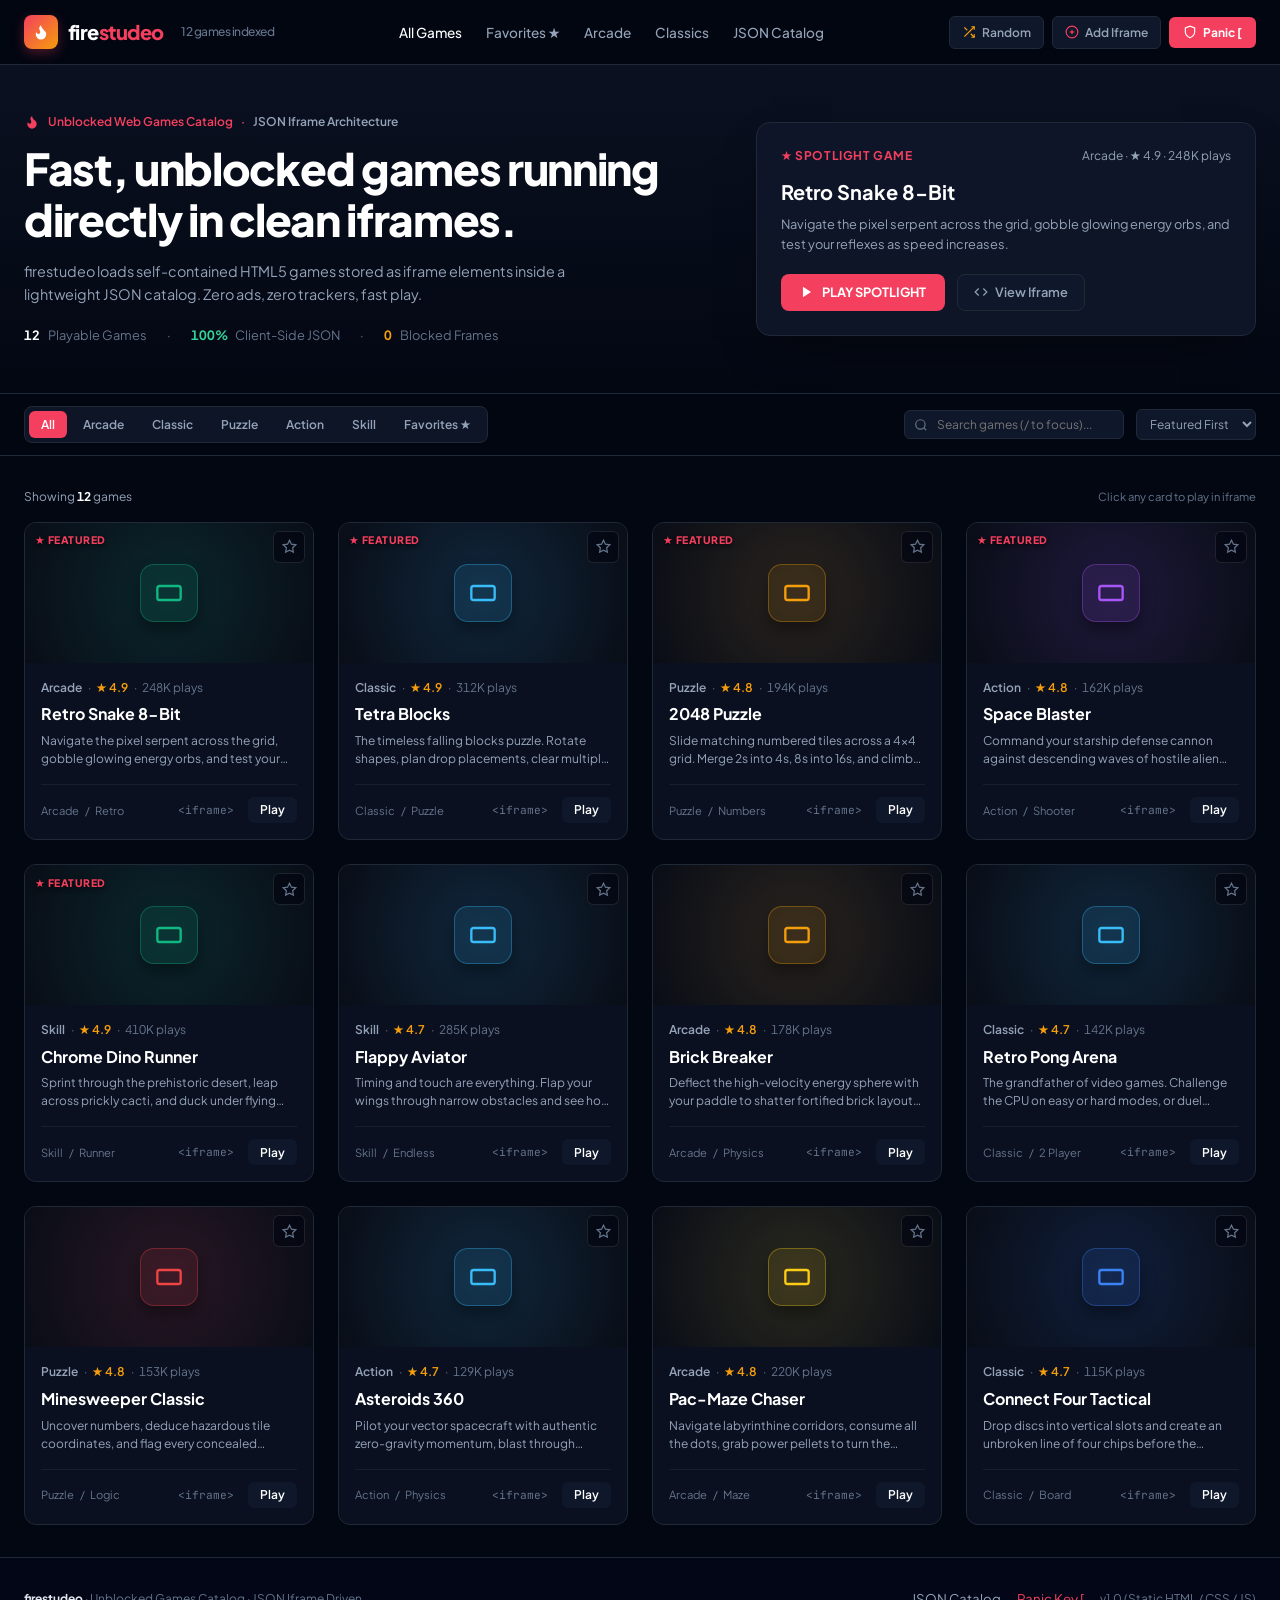
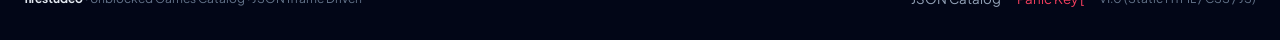
<file: index.html>
<!doctype html>
<html lang="en">
  <head>
    <meta charset="UTF-8" />
    <meta name="viewport" content="width=device-width, initial-scale=1.0" />
    <title>firestudeo - Unblocked Games Hub</title>
    <meta name="description" content="A sleek unblocked games hub powered by a clean iframe-driven JSON catalog." />
    <meta property="og:title" content="firestudeo - Unblocked Games Hub" />
    <meta property="og:description" content="A sleek unblocked games hub powered by a clean iframe-driven JSON catalog." />
    <meta property="og:type" content="website" />
    <meta name="twitter:card" content="summary_large_image" />

    <!-- Trailing slash normalization for GitHub Pages subpaths -->
    <script>
      (function() {
        var path = window.location.pathname;
        if (path && path.indexOf('.') === -1 && !path.endsWith('/')) {
          window.history.replaceState(null, '', path + '/' + window.location.search + window.location.hash);
        }
      })();
    </script>

    <link rel="preconnect" href="https://fonts.googleapis.com" />
    <link rel="preconnect" href="https://fonts.gstatic.com" crossorigin />
    <link href="https://fonts.googleapis.com/css2?family=Plus+Jakarta+Sans:wght@400;500;600;700;800&family=JetBrains+Mono:wght@400;500;600&display=swap" rel="stylesheet" />
    <link rel="stylesheet" href="./style.css" />

    <!-- Embedded CSS to guarantee zero blank flash even if external stylesheet is blocked or delayed -->
    <style>
      :root {
        --bg-canvas: #030712;
        --bg-surface: #0f172a;
        --border-color: #1f2937;
        --border-hover: #374151;
        --text-main: #f8fafc;
        --text-muted: #94a3b8;
        --text-dim: #64748b;
        --accent-rose: #f43f5e;
        --accent-rose-hover: #e11d48;
        --accent-amber: #f59e0b;
        --accent-sky: #38bdf8;
      }
      * { box-sizing: border-box; margin: 0; padding: 0; }
      body {
        background-color: #030712;
        color: #f8fafc;
        font-family: 'Plus Jakarta Sans', system-ui, -apple-system, sans-serif;
        line-height: 1.5;
        min-height: 100vh;
        display: flex;
        flex-direction: column;
      }
      a { color: inherit; text-decoration: none; }
      button { font-family: inherit; cursor: pointer; border: none; background: none; }
      input, select, textarea { font-family: inherit; }
      .tabular-nums { font-variant-numeric: tabular-nums; }
      .header {
        position: sticky; top: 0; z-index: 40;
        background: rgba(3, 7, 18, 0.95); backdrop-filter: blur(12px);
        border-bottom: 1px solid var(--border-color);
      }
      .header-inner {
        max-width: 1280px; margin: 0 auto; padding: 0 1.5rem; height: 64px;
        display: flex; align-items: center; justify-content: space-between;
      }
      .brand { display: flex; align-items: center; gap: 0.6rem; font-size: 1.25rem; font-weight: 800; color: #fff; }
      .brand-flame {
        display: inline-flex; align-items: center; justify-content: center;
        width: 34px; height: 34px; border-radius: 8px;
        background: linear-gradient(135deg, #f43f5e, #f59e0b);
        box-shadow: 0 4px 12px rgba(244, 63, 94, 0.3);
      }
      .brand-flame svg { width: 18px; height: 18px; fill: #fff; }
      .brand span { color: var(--accent-rose); }
      .brand-count { font-size: 0.75rem; color: var(--text-dim); font-weight: 500; margin-left: 0.5rem; }
      @media (max-width: 640px) { .brand-count { display: none; } }
      .nav-links { display: flex; align-items: center; gap: 1.5rem; }
      @media (max-width: 860px) { .nav-links { display: none; } }
      .nav-btn { font-size: 0.85rem; font-weight: 500; color: var(--text-muted); transition: color 0.15s; }
      .nav-btn:hover, .nav-btn.active { color: #fff; }
      .header-actions { display: flex; align-items: center; gap: 0.5rem; }
      .btn-random, .btn-add {
        display: flex; align-items: center; gap: 0.4rem; padding: 0.5rem 0.75rem;
        background: var(--bg-surface); border: 1px solid var(--border-color); border-radius: 6px;
        font-size: 0.75rem; font-weight: 600; color: var(--text-muted); transition: all 0.15s;
      }
      .btn-random:hover, .btn-add:hover { background: #1e293b; color: #fff; }
      @media (max-width: 640px) { .btn-random { display: none; } }
      .btn-panic {
        display: flex; align-items: center; gap: 0.4rem; padding: 0.5rem 0.85rem;
        background: var(--accent-rose); border-radius: 6px; font-size: 0.75rem; font-weight: 700; color: #fff;
      }
      .btn-panic:hover { background: var(--accent-rose-hover); }
      .hero {
        border-bottom: 1px solid var(--border-color);
        background: linear-gradient(180deg, rgba(15, 23, 42, 0.6) 0%, rgba(3, 7, 18, 1) 100%);
        padding: 3rem 1.5rem;
      }
      .hero-inner {
        max-width: 1280px; margin: 0 auto; display: grid; grid-template-columns: 1fr; gap: 2rem; align-items: center;
      }
      @media (min-width: 992px) { .hero-inner { grid-template-columns: 7fr 5fr; } }
      .hero-kicker { display: flex; align-items: center; gap: 0.5rem; font-size: 0.75rem; font-weight: 600; color: var(--accent-rose); margin-bottom: 0.75rem; }
      .hero-title { font-size: 2.25rem; font-weight: 800; letter-spacing: -0.03em; color: #fff; line-height: 1.15; margin-bottom: 1rem; }
      @media (min-width: 768px) { .hero-title { font-size: 2.75rem; } }
      .hero-desc { font-size: 0.9rem; color: var(--text-muted); max-width: 600px; line-height: 1.6; margin-bottom: 1.25rem; }
      .hero-stats { display: flex; flex-wrap: wrap; align-items: center; gap: 1.25rem; font-size: 0.8rem; color: var(--text-dim); }
      .hero-stat-num { font-weight: 700; color: #fff; margin-right: 0.35rem; }
      .spotlight-card {
        background: rgba(15, 23, 42, 0.9); border: 1px solid var(--border-color); border-radius: 14px;
        padding: 1.5rem; box-shadow: 0 20px 40px -15px rgba(0,0,0,0.5);
      }
      .spotlight-top { display: flex; justify-content: space-between; align-items: center; font-size: 0.75rem; color: var(--text-muted); margin-bottom: 0.75rem; }
      .spotlight-badge { font-weight: 700; text-transform: uppercase; letter-spacing: 0.05em; color: var(--accent-rose); }
      .spotlight-title { font-size: 1.25rem; font-weight: 700; color: #fff; margin-bottom: 0.5rem; }
      .spotlight-desc { font-size: 0.8rem; color: var(--text-muted); line-height: 1.5; margin-bottom: 1.25rem; }
      .spotlight-actions { display: flex; gap: 0.75rem; }
      .btn-play-spotlight {
        display: inline-flex; align-items: center; gap: 0.5rem; background: var(--accent-rose); color: #fff;
        font-size: 0.8rem; font-weight: 700; padding: 0.6rem 1.2rem; border-radius: 8px;
      }
      .btn-play-spotlight:hover { background: var(--accent-rose-hover); }
      .btn-code-spotlight {
        display: inline-flex; align-items: center; gap: 0.4rem; background: var(--bg-surface);
        border: 1px solid var(--border-color); color: var(--text-muted); font-size: 0.8rem; font-weight: 600;
        padding: 0.6rem 1rem; border-radius: 8px;
      }
      .filter-bar {
        position: sticky; top: 64px; z-index: 30; background: rgba(3, 7, 18, 0.95); backdrop-filter: blur(8px);
        border-bottom: 1px solid var(--border-color); padding: 0.75rem 1.5rem;
      }
      .filter-inner {
        max-width: 1280px; margin: 0 auto; display: flex; flex-direction: column; gap: 0.75rem;
      }
      @media (min-width: 768px) { .filter-inner { flex-direction: row; align-items: center; justify-content: space-between; } }
      .category-tabs { display: flex; gap: 0.25rem; background: rgba(15, 23, 42, 0.9); padding: 0.25rem; border: 1px solid var(--border-color); border-radius: 8px; overflow-x: auto; }
      .tab-btn { padding: 0.35rem 0.75rem; font-size: 0.75rem; font-weight: 600; border-radius: 6px; color: var(--text-muted); white-space: nowrap; }
      .tab-btn:hover { color: #fff; }
      .tab-btn.active { background: var(--accent-rose); color: #fff; }
      .filter-controls { display: flex; align-items: center; gap: 0.75rem; }
      .search-box { position: relative; flex: 1; }
      .search-icon { position: absolute; left: 0.65rem; top: 50%; transform: translateY(-50%); color: var(--text-dim); width: 14px; height: 14px; }
      .search-input {
        width: 100%; min-width: 220px; background: var(--bg-surface); border: 1px solid var(--border-color);
        border-radius: 6px; padding: 0.4rem 1.8rem 0.4rem 2rem; font-size: 0.75rem; color: #fff; outline: none;
      }
      .search-input:focus { border-color: var(--accent-rose); }
      .clear-search { position: absolute; right: 0.5rem; top: 50%; transform: translateY(-50%); font-size: 0.65rem; font-weight: 700; color: var(--text-dim); }
      .sort-select { background: var(--bg-surface); border: 1px solid var(--border-color); border-radius: 6px; padding: 0.4rem 0.6rem; font-size: 0.75rem; color: var(--text-muted); outline: none; }
      .main-content { max-width: 1280px; margin: 0 auto; padding: 2rem 1.5rem; width: 100%; flex: 1; }
      .grid-header { display: flex; justify-content: space-between; align-items: center; font-size: 0.75rem; color: var(--text-muted); margin-bottom: 1rem; }
      .games-grid { display: grid; grid-template-columns: 1fr; gap: 1.5rem; }
      @media (min-width: 600px) { .games-grid { grid-template-columns: repeat(2, 1fr); } }
      @media (min-width: 900px) { .games-grid { grid-template-columns: repeat(3, 1fr); } }
      @media (min-width: 1200px) { .games-grid { grid-template-columns: repeat(4, 1fr); } }
      .game-card {
        background: rgba(15, 23, 42, 0.6); border: 1px solid var(--border-color); border-radius: 12px;
        overflow: hidden; display: flex; flex-direction: column; justify-content: space-between; transition: all 0.2s ease;
      }
      .game-card:hover { transform: translateY(-3px); border-color: var(--border-hover); background: rgba(15, 23, 42, 0.95); }
      .game-thumb { position: relative; height: 140px; display: flex; align-items: center; justify-content: center; cursor: pointer; overflow: hidden; }
      .game-thumb-icon { width: 58px; height: 58px; border-radius: 14px; display: flex; align-items: center; justify-content: center; box-shadow: 0 8px 16px rgba(0,0,0,0.4); }
      .game-fav-btn {
        position: absolute; top: 0.5rem; right: 0.5rem; width: 32px; height: 32px; border-radius: 6px;
        background: rgba(3, 7, 18, 0.7); border: 1px solid rgba(255, 255, 255, 0.1); display: flex; align-items: center; justify-content: center; color: var(--text-dim);
      }
      .game-fav-btn:hover, .game-fav-btn.active { color: var(--accent-amber); border-color: rgba(245, 158, 11, 0.4); }
      .game-fav-btn.active { background: rgba(245, 158, 11, 0.2); }
      .game-featured-badge { position: absolute; top: 0.6rem; left: 0.6rem; font-size: 0.65rem; font-weight: 800; text-transform: uppercase; color: var(--accent-rose); letter-spacing: 0.05em; }
      .game-card-body { padding: 1rem; display: flex; flex-direction: column; flex: 1; }
      .game-meta { display: flex; align-items: center; gap: 0.35rem; font-size: 0.75rem; color: var(--text-dim); margin-bottom: 0.35rem; }
      .game-meta .cat { color: var(--text-muted); font-weight: 600; }
      .game-meta .rating { color: var(--accent-amber); font-weight: 600; }
      .game-title { font-size: 1rem; font-weight: 700; color: #fff; cursor: pointer; }
      .game-title:hover { color: var(--accent-rose); }
      .game-desc { font-size: 0.75rem; color: var(--text-muted); line-height: 1.5; margin-top: 0.35rem; display: -webkit-box; -webkit-line-clamp: 2; -webkit-box-orient: vertical; overflow: hidden; }
      .game-footer { margin-top: 1rem; padding-top: 0.75rem; border-top: 1px solid rgba(255, 255, 255, 0.06); display: flex; justify-content: space-between; align-items: center; }
      .game-tags { font-size: 0.7rem; color: var(--text-dim); display: flex; gap: 0.35rem; }
      .game-actions { display: flex; align-items: center; gap: 0.5rem; }
      .btn-card-iframe { font-family: 'JetBrains Mono', monospace; font-size: 0.7rem; color: var(--text-dim); padding: 0.2rem 0.4rem; border-radius: 4px; }
      .btn-card-iframe:hover { background: var(--bg-surface); color: #fff; }
      .btn-card-play { background: var(--bg-surface); color: #fff; font-size: 0.75rem; font-weight: 600; padding: 0.35rem 0.75rem; border-radius: 6px; }
      .btn-card-play:hover { background: var(--accent-rose); }
      .empty-state { text-align: center; padding: 4rem 1.5rem; border: 1px dashed var(--border-color); border-radius: 12px; }
      .empty-state h3 { font-size: 1.1rem; color: #fff; margin-bottom: 0.5rem; }
      .empty-state p { font-size: 0.8rem; color: var(--text-muted); max-width: 400px; margin: 0 auto 1.25rem; }
      .btn-reset-filters { background: var(--bg-surface); color: #fff; font-size: 0.75rem; font-weight: 600; padding: 0.5rem 1rem; border-radius: 6px; }
      .player-view { display: none; max-width: 1280px; margin: 0 auto; padding: 1.5rem; width: 100%; }
      .player-toolbar { display: flex; flex-wrap: wrap; justify-content: space-between; align-items: center; gap: 0.75rem; margin-bottom: 1rem; }
      .btn-back { display: flex; align-items: center; gap: 0.4rem; background: var(--bg-surface); border: 1px solid var(--border-color); border-radius: 6px; padding: 0.5rem 0.85rem; font-size: 0.75rem; font-weight: 600; color: var(--text-muted); }
      .btn-back:hover { color: #fff; }
      .player-tools { display: flex; align-items: center; gap: 0.5rem; }
      .player-tool-btn { display: flex; align-items: center; gap: 0.35rem; background: var(--bg-surface); border: 1px solid var(--border-color); border-radius: 6px; padding: 0.5rem 0.75rem; font-size: 0.75rem; font-weight: 600; color: var(--text-muted); }
      .player-tool-btn:hover { color: #fff; }
      .stage-wrapper { position: relative; background: #000; border: 1px solid var(--border-color); border-radius: 12px; overflow: hidden; height: 600px; max-width: 1040px; margin: 0 auto; transition: all 0.3s ease; }
      .stage-wrapper.theater { max-width: 100%; height: 75vh; }
      .stage-wrapper iframe { width: 100%; height: 100%; border: none; display: block; }
      .player-info-grid { display: grid; grid-template-columns: 1fr; gap: 1.5rem; margin-top: 1.5rem; }
      @media (min-width: 992px) { .player-info-grid { grid-template-columns: 2fr 1fr; } }
      .player-card { background: rgba(15, 23, 42, 0.6); border: 1px solid var(--border-color); border-radius: 12px; padding: 1.5rem; }
      .controls-box { margin-top: 1rem; background: rgba(3, 7, 18, 0.8); border: 1px solid var(--border-color); border-radius: 8px; padding: 1rem; }
      .controls-box-title { font-size: 0.75rem; font-weight: 700; text-transform: uppercase; color: var(--accent-rose); margin-bottom: 0.4rem; }
      .controls-box-text { font-family: 'JetBrains Mono', monospace; font-size: 0.75rem; color: var(--text-main); }
      .modal-overlay { display: none; position: fixed; inset: 0; z-index: 50; background: rgba(3, 7, 18, 0.85); backdrop-filter: blur(6px); align-items: center; justify-content: center; padding: 1rem; }
      .modal-overlay.active { display: flex; }
      .modal-box { background: #0f172a; border: 1px solid var(--border-color); border-radius: 14px; width: 100%; max-width: 720px; max-height: 85vh; display: flex; flex-direction: column; overflow: hidden; }
      .modal-header { padding: 1rem 1.5rem; border-bottom: 1px solid var(--border-color); display: flex; justify-content: space-between; align-items: center; }
      .modal-title { font-size: 1rem; font-weight: 700; color: #fff; }
      .modal-close { font-size: 1.25rem; color: var(--text-muted); cursor: pointer; }
      .modal-tabs { display: flex; gap: 0.5rem; padding: 0.5rem 1.5rem; background: rgba(3, 7, 18, 0.4); border-bottom: 1px solid var(--border-color); }
      .modal-tab-btn { font-size: 0.75rem; font-weight: 600; padding: 0.35rem 0.75rem; border-radius: 6px; color: var(--text-muted); }
      .modal-tab-btn.active { background: var(--bg-surface); color: #fff; }
      .modal-body { padding: 1.5rem; overflow-y: auto; flex: 1; }
      .json-code-view { background: #030712; border: 1px solid var(--border-color); border-radius: 8px; padding: 1rem; font-family: 'JetBrains Mono', monospace; font-size: 0.75rem; color: #34d399; max-height: 400px; overflow: auto; white-space: pre-wrap; word-break: break-all; }
      .form-group { margin-bottom: 1rem; }
      .form-group label { display: block; font-size: 0.75rem; font-weight: 600; color: var(--text-muted); margin-bottom: 0.35rem; }
      .form-input, .form-textarea, .form-select { width: 100%; background: #030712; border: 1px solid var(--border-color); border-radius: 6px; padding: 0.5rem 0.75rem; font-size: 0.75rem; color: #fff; outline: none; }
      .form-input:focus, .form-textarea:focus, .form-select:focus { border-color: var(--accent-rose); }
      .btn-submit-game { background: var(--accent-rose); color: #fff; font-weight: 700; font-size: 0.75rem; padding: 0.6rem 1.25rem; border-radius: 6px; float: right; }
      .panic-screen { display: none; position: fixed; inset: 0; z-index: 100; background: #ffffff; color: #1e293b; overflow-y: auto; font-family: -apple-system, sans-serif; }
      .panic-screen.active { display: flex; flex-direction: column; }
      .panic-toolbar { background: #f8fafc; border-bottom: 1px solid #e2e8f0; padding: 0.5rem 1rem; display: flex; justify-content: space-between; align-items: center; }
      .panic-doc { max-width: 800px; margin: 2rem auto; padding: 3rem; background: #ffffff; border: 1px solid #e2e8f0; border-radius: 4px; font-family: Georgia, serif; line-height: 1.7; }
      .footer { border-top: 1px solid var(--border-color); background: #020617; padding: 2rem 1.5rem; font-size: 0.75rem; color: var(--text-dim); }
      .footer-inner { max-width: 1280px; margin: 0 auto; display: flex; flex-direction: column; gap: 1rem; align-items: center; }
      @media (min-width: 640px) { .footer-inner { flex-direction: row; justify-content: space-between; } }
    </style>
  </head>
  <body>
    <!-- Top Navigation Bar -->
    <header class="header">
      <div class="header-inner">
        <!-- Zone 1: Wordmark -->
        <a href="./" class="brand">
          <div class="brand-flame">
            <svg viewBox="0 0 24 24"><path d="M8.5 14.5A2.5 2.5 0 0 0 11 12c0-1.38-.5-2-1-3-1.072-2.143-.224-4.054 2-6 .5 2.5 2 4.9 4 6.5 2 1.6 3 3.5 3 5.5a7 7 0 1 1-14 0c0-1.153.433-2.294 1-3a2.5 2.5 0 0 0 2.5 2.5z"/></svg>
          </div>
          <div>fire<span>studeo</span></div>
          <div id="total-games-count" class="brand-count">12 games indexed</div>
        </a>

        <!-- Zone 2: Navigation Links -->
        <nav class="nav-links">
          <button class="nav-btn active" onclick="document.querySelector('.tab-btn[data-category=\'All\']').click()">All Games</button>
          <button class="nav-btn" onclick="document.querySelector('.tab-btn[data-category=\'Favorites\']').click()">Favorites ★</button>
          <button class="nav-btn" onclick="document.querySelector('.tab-btn[data-category=\'Arcade\']').click()">Arcade</button>
          <button class="nav-btn" onclick="document.querySelector('.tab-btn[data-category=\'Classic\']').click()">Classics</button>
          <button id="nav-json-btn" class="nav-btn">JSON Catalog</button>
        </nav>

        <!-- Zone 3: Actions -->
        <div class="header-actions">
          <button id="btn-random-game" class="btn-random" title="Play a random game">
            <svg width="14" height="14" viewBox="0 0 24 24" fill="none" stroke="#f59e0b" stroke-width="2"><polyline points="16 3 21 3 21 8"></polyline><line x1="4" y1="20" x2="21" y2="3"></line><polyline points="21 16 21 21 16 21"></polyline><line x1="15" y1="15" x2="21" y2="21"></line><line x1="4" y1="4" x2="9" y2="9"></line></svg>
            <span>Random</span>
          </button>
          <button id="btn-add-game" class="btn-add">
            <svg width="14" height="14" viewBox="0 0 24 24" fill="none" stroke="#f43f5e" stroke-width="2"><circle cx="12" cy="12" r="10"></circle><line x1="12" y1="8" x2="12" y2="16"></line><line x1="8" y1="12" x2="16" y2="12"></line></svg>
            <span>Add Iframe</span>
          </button>
          <button id="btn-panic" class="btn-panic" title="Panic Cloaker (Hotkey: [)">
            <svg width="14" height="14" viewBox="0 0 24 24" fill="none" stroke="currentColor" stroke-width="2"><path d="M12 22s8-4 8-10V5l-8-3-8 3v7c0 6 8 10 8 10z"></path></svg>
            <span>Panic [</span>
          </button>
        </div>
      </div>
    </header>

    <!-- Catalog View Container -->
    <div id="catalog-view">
      <!-- Hero Section -->
      <section class="hero">
        <div class="hero-inner">
          <div>
            <div class="hero-kicker">
              <svg width="16" height="16" viewBox="0 0 24 24" fill="#f43f5e"><path d="M8.5 14.5A2.5 2.5 0 0 0 11 12c0-1.38-.5-2-1-3-1.072-2.143-.224-4.054 2-6 .5 2.5 2 4.9 4 6.5 2 1.6 3 3.5 3 5.5a7 7 0 1 1-14 0c0-1.153.433-2.294 1-3a2.5 2.5 0 0 0 2.5 2.5z"/></svg>
              <span>Unblocked Web Games Catalog</span>
              <span>·</span>
              <span style="color: #94a3b8;">JSON Iframe Architecture</span>
            </div>
            <h1 class="hero-title">Fast, unblocked games running directly in clean iframes.</h1>
            <p class="hero-desc">
              firestudeo loads self-contained HTML5 games stored as iframe elements inside a lightweight JSON catalog. Zero ads, zero trackers, fast play.
            </p>
            <div class="hero-stats">
              <div><span id="total-games-stat" class="hero-stat-num tabular-nums">12</span> Playable Games</div>
              <span>·</span>
              <div><span class="hero-stat-num tabular-nums" style="color: #34d399;">100%</span> Client-Side JSON</div>
              <span>·</span>
              <div><span class="hero-stat-num tabular-nums" style="color: #f59e0b;">0</span> Blocked Frames</div>
            </div>
          </div>

          <!-- Hero Spotlight Card -->
          <div class="spotlight-card">
            <div class="spotlight-top">
              <span class="spotlight-badge">★ Spotlight Game</span>
              <span id="spotlight-meta">Arcade · ★ 4.9 · 248K plays</span>
            </div>
            <h3 id="spotlight-title" class="spotlight-title">Retro Snake 8-Bit</h3>
            <p id="spotlight-desc" class="spotlight-desc">
              Navigate the pixel serpent across the grid, gobble glowing energy orbs, and test your reflexes as speed increases.
            </p>
            <div class="spotlight-actions">
              <button id="btn-play-spotlight" class="btn-play-spotlight">
                <svg width="14" height="14" viewBox="0 0 24 24" fill="currentColor"><polygon points="5 3 19 12 5 21 5 3"></polygon></svg>
                <span>PLAY SPOTLIGHT</span>
              </button>
              <button id="btn-code-spotlight" class="btn-code-spotlight">
                <svg width="14" height="14" viewBox="0 0 24 24" fill="none" stroke="currentColor" stroke-width="2"><polyline points="16 18 22 12 16 6"></polyline><polyline points="8 6 2 12 8 18"></polyline></svg>
                <span>View Iframe</span>
              </button>
            </div>
          </div>
        </div>
      </section>

      <!-- Sticky Search & Filter Bar -->
      <section class="filter-bar">
        <div class="filter-inner">
          <!-- Categories Segmented Tabs -->
          <div class="category-tabs">
            <button class="tab-btn active" data-category="All">All</button>
            <button class="tab-btn" data-category="Arcade">Arcade</button>
            <button class="tab-btn" data-category="Classic">Classic</button>
            <button class="tab-btn" data-category="Puzzle">Puzzle</button>
            <button class="tab-btn" data-category="Action">Action</button>
            <button class="tab-btn" data-category="Skill">Skill</button>
            <button class="tab-btn" data-category="Favorites">Favorites ★</button>
          </div>

          <!-- Search & Sort -->
          <div class="filter-controls">
            <div class="search-box">
              <svg class="search-icon" viewBox="0 0 24 24" fill="none" stroke="currentColor" stroke-width="2"><circle cx="11" cy="11" r="8"></circle><line x1="21" y1="21" x2="16.65" y2="16.65"></line></svg>
              <input id="search-input" class="search-input" type="text" placeholder="Search games (/ to focus)..." />
              <button id="clear-search" class="clear-search" style="display: none;">CLEAR</button>
            </div>
            <select id="sort-select" class="sort-select">
              <option value="featured">Featured First</option>
              <option value="plays">Most Played</option>
              <option value="rating">Top Rated</option>
              <option value="title">A - Z</option>
            </select>
          </div>
        </div>
      </section>

      <!-- Main Games Grid (Pre-rendered for instantaneous static visibility) -->
      <main class="main-content">
        <div class="grid-header">
          <div>Showing <span id="games-count" class="tabular-nums" style="font-weight: 700; color: #fff;">12</span> games<span id="category-filter-label"></span></div>
          <div style="font-size: 0.7rem; color: #64748b;">Click any card to play in iframe</div>
        </div>

        <div id="games-grid" class="games-grid">
          <!-- Card 1: Snake -->
          <div class="game-card" data-id="snake">
            <div class="game-thumb" style="background: radial-gradient(circle at 50% 50%, #10b98122 0%, #090d16 100%);">
              <div class="game-thumb-icon" style="background: #10b98118; border: 1px solid #10b98155; color: #10b981;">
                <svg width="28" height="28" viewBox="0 0 24 24" fill="none" stroke="currentColor" stroke-width="2"><rect x="2" y="6" width="20" height="12" rx="2"></rect></svg>
              </div>
              <div class="game-featured-badge">★ Featured</div>
              <button class="game-fav-btn" title="Favorite"><svg width="15" height="15" viewBox="0 0 24 24" fill="none" stroke="currentColor" stroke-width="2"><polygon points="12 2 15.09 8.26 22 9.27 17 14.14 18.18 21.02 12 17.77 5.82 21.02 7 14.14 2 9.27 8.91 8.26 12 2"></polygon></svg></button>
            </div>
            <div class="game-card-body">
              <div class="game-meta"><span class="cat">Arcade</span><span>·</span><span class="rating">★ 4.9</span><span>·</span><span class="tabular-nums">248K plays</span></div>
              <div class="game-title">Retro Snake 8-Bit</div>
              <div class="game-desc">Navigate the pixel serpent across the grid, gobble glowing energy orbs, and test your reflexes as speed increases.</div>
              <div class="game-footer"><div class="game-tags"><span>Arcade</span><span>/</span><span>Retro</span></div><div class="game-actions"><button class="btn-card-iframe">&lt;iframe&gt;</button><button class="btn-card-play">Play</button></div></div>
            </div>
          </div>

          <!-- Card 2: Tetris -->
          <div class="game-card" data-id="tetris">
            <div class="game-thumb" style="background: radial-gradient(circle at 50% 50%, #38bdf822 0%, #090d16 100%);">
              <div class="game-thumb-icon" style="background: #38bdf818; border: 1px solid #38bdf855; color: #38bdf8;">
                <svg width="28" height="28" viewBox="0 0 24 24" fill="none" stroke="currentColor" stroke-width="2"><rect x="2" y="6" width="20" height="12" rx="2"></rect></svg>
              </div>
              <div class="game-featured-badge">★ Featured</div>
              <button class="game-fav-btn" title="Favorite"><svg width="15" height="15" viewBox="0 0 24 24" fill="none" stroke="currentColor" stroke-width="2"><polygon points="12 2 15.09 8.26 22 9.27 17 14.14 18.18 21.02 12 17.77 5.82 21.02 7 14.14 2 9.27 8.91 8.26 12 2"></polygon></svg></button>
            </div>
            <div class="game-card-body">
              <div class="game-meta"><span class="cat">Classic</span><span>·</span><span class="rating">★ 4.9</span><span>·</span><span class="tabular-nums">312K plays</span></div>
              <div class="game-title">Tetra Blocks</div>
              <div class="game-desc">The timeless falling blocks puzzle. Rotate shapes, plan drop placements, clear multiple lines, and aim for maximum score.</div>
              <div class="game-footer"><div class="game-tags"><span>Classic</span><span>/</span><span>Puzzle</span></div><div class="game-actions"><button class="btn-card-iframe">&lt;iframe&gt;</button><button class="btn-card-play">Play</button></div></div>
            </div>
          </div>

          <!-- Card 3: 2048 -->
          <div class="game-card" data-id="2048">
            <div class="game-thumb" style="background: radial-gradient(circle at 50% 50%, #f59e0b22 0%, #090d16 100%);">
              <div class="game-thumb-icon" style="background: #f59e0b18; border: 1px solid #f59e0b55; color: #f59e0b;">
                <svg width="28" height="28" viewBox="0 0 24 24" fill="none" stroke="currentColor" stroke-width="2"><rect x="2" y="6" width="20" height="12" rx="2"></rect></svg>
              </div>
              <div class="game-featured-badge">★ Featured</div>
              <button class="game-fav-btn" title="Favorite"><svg width="15" height="15" viewBox="0 0 24 24" fill="none" stroke="currentColor" stroke-width="2"><polygon points="12 2 15.09 8.26 22 9.27 17 14.14 18.18 21.02 12 17.77 5.82 21.02 7 14.14 2 9.27 8.91 8.26 12 2"></polygon></svg></button>
            </div>
            <div class="game-card-body">
              <div class="game-meta"><span class="cat">Puzzle</span><span>·</span><span class="rating">★ 4.8</span><span>·</span><span class="tabular-nums">194K plays</span></div>
              <div class="game-title">2048 Puzzle</div>
              <div class="game-desc">Slide matching numbered tiles across a 4x4 grid. Merge 2s into 4s, 8s into 16s, and climb your way to 2048.</div>
              <div class="game-footer"><div class="game-tags"><span>Puzzle</span><span>/</span><span>Numbers</span></div><div class="game-actions"><button class="btn-card-iframe">&lt;iframe&gt;</button><button class="btn-card-play">Play</button></div></div>
            </div>
          </div>

          <!-- Card 4: Flappy -->
          <div class="game-card" data-id="flappy">
            <div class="game-thumb" style="background: radial-gradient(circle at 50% 50%, #38bdf822 0%, #090d16 100%);">
              <div class="game-thumb-icon" style="background: #38bdf818; border: 1px solid #38bdf855; color: #38bdf8;">
                <svg width="28" height="28" viewBox="0 0 24 24" fill="none" stroke="currentColor" stroke-width="2"><rect x="2" y="6" width="20" height="12" rx="2"></rect></svg>
              </div>
              <button class="game-fav-btn" title="Favorite"><svg width="15" height="15" viewBox="0 0 24 24" fill="none" stroke="currentColor" stroke-width="2"><polygon points="12 2 15.09 8.26 22 9.27 17 14.14 18.18 21.02 12 17.77 5.82 21.02 7 14.14 2 9.27 8.91 8.26 12 2"></polygon></svg></button>
            </div>
            <div class="game-card-body">
              <div class="game-meta"><span class="cat">Skill</span><span>·</span><span class="rating">★ 4.7</span><span>·</span><span class="tabular-nums">285K plays</span></div>
              <div class="game-title">Flappy Aviator</div>
              <div class="game-desc">Timing and touch are everything. Flap your wings through narrow obstacles and see how far you can fly without crashing.</div>
              <div class="game-footer"><div class="game-tags"><span>Skill</span><span>/</span><span>Endless</span></div><div class="game-actions"><button class="btn-card-iframe">&lt;iframe&gt;</button><button class="btn-card-play">Play</button></div></div>
            </div>
          </div>

          <!-- Card 5: Space Invaders -->
          <div class="game-card" data-id="space-invaders">
            <div class="game-thumb" style="background: radial-gradient(circle at 50% 50%, #a855f722 0%, #090d16 100%);">
              <div class="game-thumb-icon" style="background: #a855f718; border: 1px solid #a855f755; color: #a855f7;">
                <svg width="28" height="28" viewBox="0 0 24 24" fill="none" stroke="currentColor" stroke-width="2"><rect x="2" y="6" width="20" height="12" rx="2"></rect></svg>
              </div>
              <div class="game-featured-badge">★ Featured</div>
              <button class="game-fav-btn" title="Favorite"><svg width="15" height="15" viewBox="0 0 24 24" fill="none" stroke="currentColor" stroke-width="2"><polygon points="12 2 15.09 8.26 22 9.27 17 14.14 18.18 21.02 12 17.77 5.82 21.02 7 14.14 2 9.27 8.91 8.26 12 2"></polygon></svg></button>
            </div>
            <div class="game-card-body">
              <div class="game-meta"><span class="cat">Action</span><span>·</span><span class="rating">★ 4.8</span><span>·</span><span class="tabular-nums">162K plays</span></div>
              <div class="game-title">Space Blaster</div>
              <div class="game-desc">Command your starship defense cannon against descending waves of hostile alien invaders before they overwhelm your sector.</div>
              <div class="game-footer"><div class="game-tags"><span>Action</span><span>/</span><span>Shooter</span></div><div class="game-actions"><button class="btn-card-iframe">&lt;iframe&gt;</button><button class="btn-card-play">Play</button></div></div>
            </div>
          </div>

          <!-- Card 6: Breakout -->
          <div class="game-card" data-id="breakout">
            <div class="game-thumb" style="background: radial-gradient(circle at 50% 50%, #f59e0b22 0%, #090d16 100%);">
              <div class="game-thumb-icon" style="background: #f59e0b18; border: 1px solid #f59e0b55; color: #f59e0b;">
                <svg width="28" height="28" viewBox="0 0 24 24" fill="none" stroke="currentColor" stroke-width="2"><rect x="2" y="6" width="20" height="12" rx="2"></rect></svg>
              </div>
              <button class="game-fav-btn" title="Favorite"><svg width="15" height="15" viewBox="0 0 24 24" fill="none" stroke="currentColor" stroke-width="2"><polygon points="12 2 15.09 8.26 22 9.27 17 14.14 18.18 21.02 12 17.77 5.82 21.02 7 14.14 2 9.27 8.91 8.26 12 2"></polygon></svg></button>
            </div>
            <div class="game-card-body">
              <div class="game-meta"><span class="cat">Arcade</span><span>·</span><span class="rating">★ 4.8</span><span>·</span><span class="tabular-nums">178K plays</span></div>
              <div class="game-title">Brick Breaker</div>
              <div class="game-desc">Deflect the high-velocity energy sphere with your paddle to shatter fortified brick layouts and advance through challenging stages.</div>
              <div class="game-footer"><div class="game-tags"><span>Arcade</span><span>/</span><span>Physics</span></div><div class="game-actions"><button class="btn-card-iframe">&lt;iframe&gt;</button><button class="btn-card-play">Play</button></div></div>
            </div>
          </div>

          <!-- Card 7: Dino Runner -->
          <div class="game-card" data-id="dino-runner">
            <div class="game-thumb" style="background: radial-gradient(circle at 50% 50%, #10b98122 0%, #090d16 100%);">
              <div class="game-thumb-icon" style="background: #10b98118; border: 1px solid #10b98155; color: #10b981;">
                <svg width="28" height="28" viewBox="0 0 24 24" fill="none" stroke="currentColor" stroke-width="2"><rect x="2" y="6" width="20" height="12" rx="2"></rect></svg>
              </div>
              <div class="game-featured-badge">★ Featured</div>
              <button class="game-fav-btn" title="Favorite"><svg width="15" height="15" viewBox="0 0 24 24" fill="none" stroke="currentColor" stroke-width="2"><polygon points="12 2 15.09 8.26 22 9.27 17 14.14 18.18 21.02 12 17.77 5.82 21.02 7 14.14 2 9.27 8.91 8.26 12 2"></polygon></svg></button>
            </div>
            <div class="game-card-body">
              <div class="game-meta"><span class="cat">Skill</span><span>·</span><span class="rating">★ 4.9</span><span>·</span><span class="tabular-nums">410K plays</span></div>
              <div class="game-title">Chrome Dino Runner</div>
              <div class="game-desc">Sprint through the prehistoric desert, leap across prickly cacti, and duck under flying pterodactyls in this endless runner.</div>
              <div class="game-footer"><div class="game-tags"><span>Skill</span><span>/</span><span>Runner</span></div><div class="game-actions"><button class="btn-card-iframe">&lt;iframe&gt;</button><button class="btn-card-play">Play</button></div></div>
            </div>
          </div>

          <!-- Card 8: Pong -->
          <div class="game-card" data-id="pong">
            <div class="game-thumb" style="background: radial-gradient(circle at 50% 50%, #38bdf822 0%, #090d16 100%);">
              <div class="game-thumb-icon" style="background: #38bdf818; border: 1px solid #38bdf855; color: #38bdf8;">
                <svg width="28" height="28" viewBox="0 0 24 24" fill="none" stroke="currentColor" stroke-width="2"><rect x="2" y="6" width="20" height="12" rx="2"></rect></svg>
              </div>
              <button class="game-fav-btn" title="Favorite"><svg width="15" height="15" viewBox="0 0 24 24" fill="none" stroke="currentColor" stroke-width="2"><polygon points="12 2 15.09 8.26 22 9.27 17 14.14 18.18 21.02 12 17.77 5.82 21.02 7 14.14 2 9.27 8.91 8.26 12 2"></polygon></svg></button>
            </div>
            <div class="game-card-body">
              <div class="game-meta"><span class="cat">Classic</span><span>·</span><span class="rating">★ 4.7</span><span>·</span><span class="tabular-nums">142K plays</span></div>
              <div class="game-title">Retro Pong Arena</div>
              <div class="game-desc">The grandfather of video games. Challenge the CPU on easy or hard modes, or duel against a friend in local two-player mode.</div>
              <div class="game-footer"><div class="game-tags"><span>Classic</span><span>/</span><span>Sports</span></div><div class="game-actions"><button class="btn-card-iframe">&lt;iframe&gt;</button><button class="btn-card-play">Play</button></div></div>
            </div>
          </div>

          <!-- Card 9: Minesweeper -->
          <div class="game-card" data-id="minesweeper">
            <div class="game-thumb" style="background: radial-gradient(circle at 50% 50%, #ef444422 0%, #090d16 100%);">
              <div class="game-thumb-icon" style="background: #ef444418; border: 1px solid #ef444455; color: #ef4444;">
                <svg width="28" height="28" viewBox="0 0 24 24" fill="none" stroke="currentColor" stroke-width="2"><rect x="2" y="6" width="20" height="12" rx="2"></rect></svg>
              </div>
              <button class="game-fav-btn" title="Favorite"><svg width="15" height="15" viewBox="0 0 24 24" fill="none" stroke="currentColor" stroke-width="2"><polygon points="12 2 15.09 8.26 22 9.27 17 14.14 18.18 21.02 12 17.77 5.82 21.02 7 14.14 2 9.27 8.91 8.26 12 2"></polygon></svg></button>
            </div>
            <div class="game-card-body">
              <div class="game-meta"><span class="cat">Puzzle</span><span>·</span><span class="rating">★ 4.8</span><span>·</span><span class="tabular-nums">153K plays</span></div>
              <div class="game-title">Minesweeper Classic</div>
              <div class="game-desc">Uncover numbers, deduce hazardous tile coordinates, and flag every concealed explosive on the board to win without detonating.</div>
              <div class="game-footer"><div class="game-tags"><span>Puzzle</span><span>/</span><span>Logic</span></div><div class="game-actions"><button class="btn-card-iframe">&lt;iframe&gt;</button><button class="btn-card-play">Play</button></div></div>
            </div>
          </div>

          <!-- Card 10: Asteroids -->
          <div class="game-card" data-id="asteroids">
            <div class="game-thumb" style="background: radial-gradient(circle at 50% 50%, #38bdf822 0%, #090d16 100%);">
              <div class="game-thumb-icon" style="background: #38bdf818; border: 1px solid #38bdf855; color: #38bdf8;">
                <svg width="28" height="28" viewBox="0 0 24 24" fill="none" stroke="currentColor" stroke-width="2"><rect x="2" y="6" width="20" height="12" rx="2"></rect></svg>
              </div>
              <button class="game-fav-btn" title="Favorite"><svg width="15" height="15" viewBox="0 0 24 24" fill="none" stroke="currentColor" stroke-width="2"><polygon points="12 2 15.09 8.26 22 9.27 17 14.14 18.18 21.02 12 17.77 5.82 21.02 7 14.14 2 9.27 8.91 8.26 12 2"></polygon></svg></button>
            </div>
            <div class="game-card-body">
              <div class="game-meta"><span class="cat">Action</span><span>·</span><span class="rating">★ 4.7</span><span>·</span><span class="tabular-nums">129K plays</span></div>
              <div class="game-title">Asteroids 360</div>
              <div class="game-desc">Pilot your vector spacecraft with authentic zero-gravity momentum, blast through dense asteroid fields, and avoid collisions.</div>
              <div class="game-footer"><div class="game-tags"><span>Action</span><span>/</span><span>Physics</span></div><div class="game-actions"><button class="btn-card-iframe">&lt;iframe&gt;</button><button class="btn-card-play">Play</button></div></div>
            </div>
          </div>

          <!-- Card 11: Pacmaze -->
          <div class="game-card" data-id="pacmaze">
            <div class="game-thumb" style="background: radial-gradient(circle at 50% 50%, #facc1522 0%, #090d16 100%);">
              <div class="game-thumb-icon" style="background: #facc1518; border: 1px solid #facc1555; color: #facc15;">
                <svg width="28" height="28" viewBox="0 0 24 24" fill="none" stroke="currentColor" stroke-width="2"><rect x="2" y="6" width="20" height="12" rx="2"></rect></svg>
              </div>
              <button class="game-fav-btn" title="Favorite"><svg width="15" height="15" viewBox="0 0 24 24" fill="none" stroke="currentColor" stroke-width="2"><polygon points="12 2 15.09 8.26 22 9.27 17 14.14 18.18 21.02 12 17.77 5.82 21.02 7 14.14 2 9.27 8.91 8.26 12 2"></polygon></svg></button>
            </div>
            <div class="game-card-body">
              <div class="game-meta"><span class="cat">Arcade</span><span>·</span><span class="rating">★ 4.8</span><span>·</span><span class="tabular-nums">220K plays</span></div>
              <div class="game-title">Pac-Maze Chaser</div>
              <div class="game-desc">Navigate labyrinthine corridors, consume all the dots, grab power pellets to turn the tables on patrolling ghosts.</div>
              <div class="game-footer"><div class="game-tags"><span>Arcade</span><span>/</span><span>Retro</span></div><div class="game-actions"><button class="btn-card-iframe">&lt;iframe&gt;</button><button class="btn-card-play">Play</button></div></div>
            </div>
          </div>

          <!-- Card 12: Connect 4 -->
          <div class="game-card" data-id="connect4">
            <div class="game-thumb" style="background: radial-gradient(circle at 50% 50%, #3b82f622 0%, #090d16 100%);">
              <div class="game-thumb-icon" style="background: #3b82f618; border: 1px solid #3b82f655; color: #3b82f6;">
                <svg width="28" height="28" viewBox="0 0 24 24" fill="none" stroke="currentColor" stroke-width="2"><rect x="2" y="6" width="20" height="12" rx="2"></rect></svg>
              </div>
              <button class="game-fav-btn" title="Favorite"><svg width="15" height="15" viewBox="0 0 24 24" fill="none" stroke="currentColor" stroke-width="2"><polygon points="12 2 15.09 8.26 22 9.27 17 14.14 18.18 21.02 12 17.77 5.82 21.02 7 14.14 2 9.27 8.91 8.26 12 2"></polygon></svg></button>
            </div>
            <div class="game-card-body">
              <div class="game-meta"><span class="cat">Classic</span><span>·</span><span class="rating">★ 4.7</span><span>·</span><span class="tabular-nums">115K plays</span></div>
              <div class="game-title">Connect Four Tactical</div>
              <div class="game-desc">Drop discs into vertical slots and create an unbroken line of four chips before the computer or your rival blocks your strategy.</div>
              <div class="game-footer"><div class="game-tags"><span>Classic</span><span>/</span><span>Strategy</span></div><div class="game-actions"><button class="btn-card-iframe">&lt;iframe&gt;</button><button class="btn-card-play">Play</button></div></div>
            </div>
          </div>
        </div>

        <!-- Empty State -->
        <div id="empty-state" class="empty-state" style="display: none;">
          <h3>No games found</h3>
          <p>Try searching for a different keyword or reset your filter.</p>
          <button class="btn-reset-filters" onclick="document.querySelector('.tab-btn[data-category=\'All\']').click(); document.getElementById('search-input').value=''; document.getElementById('search-input').dispatchEvent(new Event('input'));">Reset Filters</button>
        </div>
      </main>
    </div>

    <!-- Active Game Player Stage View -->
    <div id="player-view" class="player-view">
      <!-- Player Toolbar -->
      <div class="player-toolbar">
        <button id="player-back-btn" class="btn-back">
          <svg width="14" height="14" viewBox="0 0 24 24" fill="none" stroke="currentColor" stroke-width="2"><line x1="19" y1="12" x2="5" y2="12"></line><polyline points="12 19 5 12 12 5"></polyline></svg>
          <span>Back to Library</span>
        </button>

        <div class="player-tools">
          <button id="player-restart-btn" class="player-tool-btn" title="Restart game">
            <svg width="14" height="14" viewBox="0 0 24 24" fill="none" stroke="currentColor" stroke-width="2"><polyline points="23 4 23 10 17 10"></polyline><path d="M20.49 15a9 9 0 1 1-2.12-9.36L23 10"></path></svg>
            <span>Restart</span>
          </button>
          <button id="player-theater-btn" class="player-tool-btn" title="Toggle theater view">
            <svg width="14" height="14" viewBox="0 0 24 24" fill="none" stroke="currentColor" stroke-width="2"><line x1="4" y1="21" x2="4" y2="14"></line><line x1="4" y1="10" x2="4" y2="3"></line><line x1="12" y1="21" x2="12" y2="12"></line><line x1="12" y1="8" x2="12" y2="3"></line><line x1="20" y1="21" x2="20" y2="16"></line><line x1="20" y1="12" x2="20" y2="3"></line></svg>
            <span>Theater</span>
          </button>
          <button id="player-fullscreen-btn" class="player-tool-btn" title="Toggle fullscreen">
            <svg width="14" height="14" viewBox="0 0 24 24" fill="none" stroke="currentColor" stroke-width="2"><path d="M8 3H5a2 2 0 0 0-2 2v3m18 0V5a2 2 0 0 0-2-2h-3m0 18h3a2 2 0 0 0 2-2v-3M3 16v3a2 2 0 0 0 2 2h3"></path></svg>
            <span>Fullscreen</span>
          </button>
          <button id="player-fav-btn" class="player-tool-btn" title="Add to favorites">
            <svg width="14" height="14" viewBox="0 0 24 24" fill="none" stroke="currentColor" stroke-width="2"><polygon points="12 2 15.09 8.26 22 9.27 17 14.14 18.18 21.02 12 17.77 5.82 21.02 7 14.14 2 9.27 8.91 8.26 12 2"></polygon></svg>
            <span>Favorite</span>
          </button>
          <button id="player-iframe-code-btn" class="player-tool-btn" title="Inspect stored iframe in games.json">
            <svg width="14" height="14" viewBox="0 0 24 24" fill="none" stroke="currentColor" stroke-width="2"><polyline points="16 18 22 12 16 6"></polyline><polyline points="8 6 2 12 8 18"></polyline></svg>
            <span>JSON Iframe</span>
          </button>
        </div>
      </div>

      <!-- Stage -->
      <div id="stage-wrapper" class="stage-wrapper"></div>

      <!-- Player Details -->
      <div class="player-info-grid">
        <div class="player-card">
          <div style="display: flex; justify-content: space-between; align-items: baseline; flex-wrap: wrap; gap: 0.5rem;">
            <h1 id="player-game-title" style="font-size: 1.5rem; font-weight: 800; color: #fff;">Retro Snake</h1>
            <div id="player-game-meta" style="font-size: 0.8rem; color: #94a3b8;">Arcade · ★ 4.9 · 248K plays</div>
          </div>
          <p id="player-game-desc" style="font-size: 0.85rem; color: #cbd5e1; margin-top: 0.75rem; line-height: 1.6;">
            Navigate the pixel serpent across the grid.
          </p>
          <div class="controls-box">
            <div class="controls-box-title">Controls & Keybinds</div>
            <div id="player-game-controls" class="controls-box-text">Arrow keys to turn · Space to pause</div>
          </div>
        </div>

        <div class="player-card">
          <h4 style="font-size: 0.75rem; font-weight: 700; text-transform: uppercase; color: #38bdf8; margin-bottom: 0.5rem;">
            Catalog Source
          </h4>
          <p style="font-size: 0.75rem; color: #94a3b8; line-height: 1.5; margin-bottom: 1rem;">
            Loaded from <code style="background: #030712; padding: 2px 4px; border-radius: 4px; color: #f43f5e;">games.json</code> as an <code style="background: #030712; padding: 2px 4px; border-radius: 4px; color: #f59e0b;">&lt;iframe&gt;</code> element. Client-side execution without telemetry.
          </p>
          <button onclick="document.getElementById('player-iframe-code-btn').click()" style="width: 100%; background: #1e293b; color: #fff; font-size: 0.75rem; font-weight: 600; padding: 0.5rem; border-radius: 6px;">
            Inspect Iframe JSON
          </button>
        </div>
      </div>
    </div>

    <!-- Modals -->
    <!-- JSON Catalog Viewer & Custom Game Adder Modal -->
    <div id="json-modal" class="modal-overlay">
      <div class="modal-box">
        <div class="modal-header">
          <div class="modal-title">games.json Catalog & Iframe Storage</div>
          <button id="modal-close-btn" class="modal-close">&times;</button>
        </div>
        <div class="modal-tabs">
          <button id="modal-tab-json" class="modal-tab-btn active">View Full JSON</button>
          <button id="modal-tab-add" class="modal-tab-btn">+ Add Game Iframe</button>
          <button id="modal-tab-iframe" class="modal-tab-btn" style="display: none;">Single Iframe</button>
        </div>
        <div class="modal-body">
          <!-- Tab 1: Full JSON -->
          <div id="json-tab-content">
            <div style="display: flex; justify-content: flex-end; gap: 0.5rem; margin-bottom: 0.75rem;">
              <button id="btn-copy-json" style="background: #1e293b; color: #fff; font-size: 0.75rem; padding: 0.35rem 0.75rem; border-radius: 6px;">Copy JSON</button>
              <button id="btn-download-json" style="background: #1e293b; color: #38bdf8; font-size: 0.75rem; padding: 0.35rem 0.75rem; border-radius: 6px;">Download .json</button>
            </div>
            <pre id="json-code-view" class="json-code-view"></pre>
          </div>

          <!-- Tab 2: Add Game -->
          <div id="add-tab-content" style="display: none;">
            <form id="add-game-form">
              <div style="display: grid; grid-template-columns: 1fr 1fr; gap: 1rem;">
                <div class="form-group">
                  <label for="new-game-title">Game Title</label>
                  <input id="new-game-title" class="form-input" type="text" placeholder="e.g. Pixel Racer" required />
                </div>
                <div class="form-group">
                  <label for="new-game-category">Category</label>
                  <select id="new-game-category" class="form-select">
                    <option value="Arcade">Arcade</option>
                    <option value="Classic">Classic</option>
                    <option value="Puzzle">Puzzle</option>
                    <option value="Action">Action</option>
                    <option value="Skill">Skill</option>
                  </select>
                </div>
              </div>
              <div class="form-group">
                <label for="new-game-desc">Description</label>
                <textarea id="new-game-desc" class="form-textarea" rows="2" placeholder="Brief gameplay summary..."></textarea>
              </div>
              <div class="form-group">
                <label for="new-game-controls">Controls</label>
                <input id="new-game-controls" class="form-input" type="text" placeholder="e.g. Arrow keys to steer, Space to brake" />
              </div>
              <div class="form-group">
                <label for="new-game-iframe">Iframe HTML Tag</label>
                <textarea id="new-game-iframe" class="form-textarea" rows="3" placeholder='<iframe src="https://example.com/game" width="100%" height="100%" frameborder="0" allowfullscreen></iframe>' required></textarea>
                <div style="font-size: 0.65rem; color: #64748b; margin-top: 0.25rem;">
                  Paste any valid &lt;iframe&gt; embed code. It will be stored directly inside the active catalog.
                </div>
              </div>
              <button type="submit" class="btn-submit-game">Save Game to Catalog</button>
            </form>
          </div>

          <!-- Tab 3: Single Iframe Inspection -->
          <div id="iframe-tab-content" style="display: none;">
            <div style="margin-bottom: 1rem;">
              <div style="font-size: 0.75rem; font-weight: 700; color: #94a3b8; text-transform: uppercase; margin-bottom: 0.35rem;">Stored Iframe HTML</div>
              <div style="display: flex; gap: 0.5rem; align-items: center; background: #030712; padding: 0.75rem; border-radius: 8px; border: 1px solid var(--border-color);">
                <div id="single-iframe-string" style="font-family: 'JetBrains Mono', monospace; font-size: 0.75rem; color: #f43f5e; word-break: break-all; flex: 1;"></div>
                <button id="btn-copy-single-iframe" style="background: #1e293b; color: #fff; font-size: 0.75rem; padding: 0.35rem 0.65rem; border-radius: 4px; shrink-0;">Copy Iframe</button>
              </div>
            </div>
            <div>
              <div style="font-size: 0.75rem; font-weight: 700; color: #94a3b8; text-transform: uppercase; margin-bottom: 0.35rem;">Full JSON Entry</div>
              <pre id="single-json-view" class="json-code-view" style="max-height: 250px;"></pre>
            </div>
          </div>
        </div>
      </div>
    </div>

    <!-- School Panic Cloak Screen -->
    <div id="panic-screen" class="panic-screen">
      <div class="panic-toolbar">
        <div style="display: flex; align-items: center; gap: 0.75rem;">
          <div style="width: 28px; height: 28px; border-radius: 4px; background: #2563eb; color: #fff; display: flex; align-items: center; justify-content: center; font-weight: bold; font-size: 14px;">W</div>
          <div>
            <div style="font-weight: 600; font-size: 0.85rem; color: #1e293b;">Unit 4 Assignment: World History Notes (Research Draft)</div>
            <div style="font-size: 0.7rem; color: #64748b;">File · Edit · View · Insert · Format · Tools · <span style="color: #059669; font-weight: 500;">Saved to Drive</span></div>
          </div>
        </div>
        <button id="btn-resume-panic" style="background: #ffffff; border: 1px solid #cbd5e1; padding: 0.35rem 0.75rem; border-radius: 4px; font-size: 0.75rem; font-weight: 600; color: #334155; box-shadow: 0 1px 2px rgba(0,0,0,0.05);">
          Resume firestudeo (or press [ key)
        </button>
      </div>

      <div class="panic-doc">
        <h1 style="font-size: 1.5rem; font-weight: 800; margin-bottom: 0.5rem; font-family: -apple-system, sans-serif;">
          The Second Industrial Revolution: Technological and Societal Paradigm Shifts
        </h1>
        <p style="font-size: 0.75rem; color: #64748b; margin-bottom: 1.5rem; font-family: -apple-system, sans-serif;">
          Course: AP European History · Period 3 · Section B
        </p>

        <h2 style="font-size: 1.05rem; font-weight: 700; margin-top: 1.25rem; margin-bottom: 0.5rem; font-family: -apple-system, sans-serif;">
          1. Introduction & Primary Catalysts
        </h2>
        <p style="margin-bottom: 1rem; font-size: 0.9rem;">
          Between roughly 1870 and 1914, the Second Industrial Revolution represented a phase of rapid industrialization characterized by the expansion of electricity, petroleum, and steel production. Unlike the first phase, which was dominated by textile manufacturing and steam power in Great Britain, the second phase was multi-polar, with rapid advancements occurring simultaneously across Western Europe, the United States, and Japan.
        </p>

        <h2 style="font-size: 1.05rem; font-weight: 700; margin-top: 1.25rem; margin-bottom: 0.5rem; font-family: -apple-system, sans-serif;">
          2. Steel Refining: The Bessemer and Open-Hearth Processes
        </h2>
        <p style="margin-bottom: 1rem; font-size: 0.9rem;">
          The development of the Bessemer converter and the subsequent Siemens-Martin open-hearth process drastically decreased the production cost of steel while elevating tensile strength. This directly stimulated the expansion of rail transport networks, maritime steamships, and skyscraper architecture in booming metropolitan centers.
        </p>

        <div style="background: #f8fafc; border-left: 4px solid #2563eb; padding: 1rem; margin: 1.25rem 0; font-size: 0.8rem; font-family: -apple-system, sans-serif;">
          <strong>Key Takeaway:</strong> Compare and contrast the energy infrastructure of the First (coal, steam) versus Second (petroleum, electric grids) Industrial Revolutions.
        </div>
      </div>
    </div>

    <!-- Footer -->
    <footer class="footer">
      <div class="footer-inner">
        <div>
          <span style="font-weight: 700; color: #e2e8f0;">firestudeo</span>
          <span>·</span>
          <span>Unblocked Games Catalog</span>
          <span>·</span>
          <span>JSON Iframe Driven</span>
        </div>
        <div style="display: flex; gap: 1rem;">
          <button onclick="document.getElementById('nav-json-btn').click()" style="color: #94a3b8;">JSON Catalog</button>
          <button onclick="document.getElementById('btn-panic').click()" style="color: #f43f5e;">Panic Key [</button>
          <span>v1.0 (Static HTML / CSS / JS)</span>
        </div>
      </div>
    </footer>

    <!-- Scripts: Pure Static JavaScript Engine (Inlined to prevent any 404 or path resolution errors on GitHub Pages) -->
    <script>
      (function () {
        // Base URL resolver for GitHub Pages subdirectories
        function resolveGameUrl(relPath) {
          // If already absolute or data, return
          if (/^(?:[a-z]+:)?\/\//i.test(relPath) || relPath.startsWith('data:')) return relPath;
          
          // Get current directory path
          var loc = window.location;
          var dir = loc.pathname;
          if (!dir.endsWith('/')) {
            dir = dir.substring(0, dir.lastIndexOf('/') + 1);
          }
          // Remove leading ./ or /
          var cleanRel = relPath.replace(/^(\.\/|\/)/, '');
          return loc.origin + dir + cleanRel;
        }

        var DEFAULT_GAMES = [
          {
            id: "snake",
            title: "Retro Snake 8-Bit",
            category: "Arcade",
            description: "Navigate the pixel serpent across the grid, gobble glowing energy orbs, and test your reflexes as speed increases.",
            controls: "Arrow Keys or WASD to turn · Space to pause",
            rating: 4.9,
            plays: "248K",
            featured: true,
            themeColor: "#10b981",
            tags: ["Arcade", "Retro", "Reflex"],
            iframe: '<iframe src="./games/snake.html" title="Retro Snake 8-Bit" width="100%" height="100%" frameborder="0" allowfullscreen allow="autoplay; fullscreen; gamepad"></iframe>'
          },
          {
            id: "tetris",
            title: "Tetra Blocks",
            category: "Classic",
            description: "The timeless falling blocks puzzle. Rotate shapes, plan drop placements, clear multiple lines, and aim for maximum score.",
            controls: "Left / Right arrows to move · Up to rotate · Down to soft drop · Space to hard drop",
            rating: 4.9,
            plays: "312K",
            featured: true,
            themeColor: "#38bdf8",
            tags: ["Classic", "Puzzle", "Logic"],
            iframe: '<iframe src="./games/tetris.html" title="Tetra Blocks" width="100%" height="100%" frameborder="0" allowfullscreen allow="autoplay; fullscreen; gamepad"></iframe>'
          },
          {
            id: "2048",
            title: "2048 Puzzle",
            category: "Puzzle",
            description: "Slide matching numbered tiles across a 4x4 grid. Merge 2s into 4s, 8s into 16s, and climb your way to the elusive 2048 tile.",
            controls: "Arrow Keys or Swipe to slide tiles in any direction",
            rating: 4.8,
            plays: "194K",
            featured: true,
            themeColor: "#f59e0b",
            tags: ["Puzzle", "Numbers", "Strategy"],
            iframe: '<iframe src="./games/2048.html" title="2048 Puzzle" width="100%" height="100%" frameborder="0" allowfullscreen allow="autoplay; fullscreen; gamepad"></iframe>'
          },
          {
            id: "flappy",
            title: "Flappy Aviator",
            category: "Skill",
            description: "Timing and touch are everything. Flap your wings through narrow obstacles and see how far you can fly without crashing.",
            controls: "Spacebar or Left Click / Tap to flap upward",
            rating: 4.7,
            plays: "285K",
            featured: false,
            themeColor: "#38bdf8",
            tags: ["Skill", "Endless", "Arcade"],
            iframe: '<iframe src="./games/flappy.html" title="Flappy Aviator" width="100%" height="100%" frameborder="0" allowfullscreen allow="autoplay; fullscreen; gamepad"></iframe>'
          },
          {
            id: "space-invaders",
            title: "Space Blaster",
            category: "Action",
            description: "Command your starship defense cannon against descending waves of hostile alien invaders before they overwhelm your sector.",
            controls: "A / D or Arrow Keys to glide · Spacebar to fire lasers",
            rating: 4.8,
            plays: "162K",
            featured: true,
            themeColor: "#a855f7",
            tags: ["Action", "Shooter", "Retro"],
            iframe: '<iframe src="./games/space-invaders.html" title="Space Blaster" width="100%" height="100%" frameborder="0" allowfullscreen allow="autoplay; fullscreen; gamepad"></iframe>'
          },
          {
            id: "breakout",
            title: "Brick Breaker",
            category: "Arcade",
            description: "Deflect the high-velocity energy sphere with your paddle to shatter fortified brick layouts and advance through challenging stages.",
            controls: "Mouse or A / D / Arrow Keys to position paddle",
            rating: 4.8,
            plays: "178K",
            featured: false,
            themeColor: "#f59e0b",
            tags: ["Arcade", "Physics", "Classic"],
            iframe: '<iframe src="./games/breakout.html" title="Brick Breaker" width="100%" height="100%" frameborder="0" allowfullscreen allow="autoplay; fullscreen; gamepad"></iframe>'
          },
          {
            id: "dino-runner",
            title: "Chrome Dino Runner",
            category: "Skill",
            description: "Sprint through the prehistoric desert, leap across prickly cacti, and duck under flying pterodactyls in this endless runner.",
            controls: "Space or Up Arrow to jump · Down Arrow to duck",
            rating: 4.9,
            plays: "410K",
            featured: true,
            themeColor: "#10b981",
            tags: ["Skill", "Runner", "Endless"],
            iframe: '<iframe src="./games/dino-runner.html" title="Chrome Dino Runner" width="100%" height="100%" frameborder="0" allowfullscreen allow="autoplay; fullscreen; gamepad"></iframe>'
          },
          {
            id: "pong",
            title: "Retro Pong Arena",
            category: "Classic",
            description: "The grandfather of video games. Challenge the CPU on easy or hard modes, or duel against a friend in local two-player mode.",
            controls: "Player 1: W / S or Mouse · Player 2: Up / Down Arrows",
            rating: 4.7,
            plays: "142K",
            featured: false,
            themeColor: "#38bdf8",
            tags: ["Classic", "2 Player", "Sports"],
            iframe: '<iframe src="./games/pong.html" title="Retro Pong Arena" width="100%" height="100%" frameborder="0" allowfullscreen allow="autoplay; fullscreen; gamepad"></iframe>'
          },
          {
            id: "minesweeper",
            title: "Minesweeper Classic",
            category: "Puzzle",
            description: "Uncover numbers, deduce hazardous tile coordinates, and flag every concealed explosive on the board to win without detonating.",
            controls: "Left Click to reveal safe tile · Right Click to place flag",
            rating: 4.8,
            plays: "153K",
            featured: false,
            themeColor: "#ef4444",
            tags: ["Puzzle", "Logic", "Strategy"],
            iframe: '<iframe src="./games/minesweeper.html" title="Minesweeper Classic" width="100%" height="100%" frameborder="0" allowfullscreen allow="autoplay; fullscreen; gamepad"></iframe>'
          },
          {
            id: "asteroids",
            title: "Asteroids 360",
            category: "Action",
            description: "Pilot your vector spacecraft with authentic zero-gravity momentum, blast through dense asteroid fields, and avoid collisions.",
            controls: "Left / Right to rotate · Up Arrow to thrust · Space to shoot",
            rating: 4.7,
            plays: "129K",
            featured: false,
            themeColor: "#38bdf8",
            tags: ["Action", "Physics", "Retro"],
            iframe: '<iframe src="./games/asteroids.html" title="Asteroids 360" width="100%" height="100%" frameborder="0" allowfullscreen allow="autoplay; fullscreen; gamepad"></iframe>'
          },
          {
            id: "pacmaze",
            title: "Pac-Maze Chaser",
            category: "Arcade",
            description: "Navigate labyrinthine corridors, consume all the dots, grab power pellets to turn the tables on patrolling ghosts.",
            controls: "Arrow Keys or WASD to navigate maze junctions",
            rating: 4.8,
            plays: "220K",
            featured: false,
            themeColor: "#facc15",
            tags: ["Arcade", "Maze", "Retro"],
            iframe: '<iframe src="./games/pacmaze.html" title="Pac-Maze Chaser" width="100%" height="100%" frameborder="0" allowfullscreen allow="autoplay; fullscreen; gamepad"></iframe>'
          },
          {
            id: "connect4",
            title: "Connect Four Tactical",
            category: "Classic",
            description: "Drop discs into vertical slots and create an unbroken line of four chips before the computer or your rival blocks your strategy.",
            controls: "Click or Tap column to drop disc",
            rating: 4.7,
            plays: "115K",
            featured: false,
            themeColor: "#3b82f6",
            tags: ["Classic", "Board", "Strategy"],
            iframe: '<iframe src="./games/connect4.html" title="Connect Four Tactical" width="100%" height="100%" frameborder="0" allowfullscreen allow="autoplay; fullscreen; gamepad"></iframe>'
          }
        ];

        var games = DEFAULT_GAMES;
        var currentCategory = 'All';
        var searchQuery = '';
        var currentSort = 'featured';
        var activeGame = null;
        var favorites = [];
        var isTheater = false;
        var isPanic = false;

        // Elements
        var catalogView = document.getElementById('catalog-view');
        var playerView = document.getElementById('player-view');
        var gamesGrid = document.getElementById('games-grid');
        var emptyState = document.getElementById('empty-state');
        var gamesCountEl = document.getElementById('games-count');
        var totalGamesCountEl = document.getElementById('total-games-count');
        var totalGamesStatEl = document.getElementById('total-games-stat');
        var categoryFilterLabel = document.getElementById('category-filter-label');
        var searchInput = document.getElementById('search-input');
        var clearSearchBtn = document.getElementById('clear-search');
        var sortSelect = document.getElementById('sort-select');
        var categoryTabs = document.querySelectorAll('.tab-btn');

        var spotlightTitle = document.getElementById('spotlight-title');
        var spotlightDesc = document.getElementById('spotlight-desc');
        var spotlightMeta = document.getElementById('spotlight-meta');
        var btnPlaySpotlight = document.getElementById('btn-play-spotlight');
        var btnCodeSpotlight = document.getElementById('btn-code-spotlight');

        var stageWrapper = document.getElementById('stage-wrapper');
        var playerGameTitle = document.getElementById('player-game-title');
        var playerGameMeta = document.getElementById('player-game-meta');
        var playerGameDesc = document.getElementById('player-game-desc');
        var playerGameControls = document.getElementById('player-game-controls');
        var playerFavBtn = document.getElementById('player-fav-btn');
        var playerTheaterBtn = document.getElementById('player-theater-btn');
        var playerFullscreenBtn = document.getElementById('player-fullscreen-btn');
        var playerRestartBtn = document.getElementById('player-restart-btn');
        var playerBackBtn = document.getElementById('player-back-btn');
        var playerIframeCodeBtn = document.getElementById('player-iframe-code-btn');

        var jsonModal = document.getElementById('json-modal');
        var jsonCodeView = document.getElementById('json-code-view');
        var modalTabJson = document.getElementById('modal-tab-json');
        var modalTabAdd = document.getElementById('modal-tab-add');
        var modalTabIframe = document.getElementById('modal-tab-iframe');
        var jsonTabContent = document.getElementById('json-tab-content');
        var addTabContent = document.getElementById('add-tab-content');
        var iframeTabContent = document.getElementById('iframe-tab-content');
        var singleIframeString = document.getElementById('single-iframe-string');
        var singleJsonView = document.getElementById('single-json-view');
        var btnCopyJson = document.getElementById('btn-copy-json');
        var btnDownloadJson = document.getElementById('btn-download-json');
        var btnCopySingleIframe = document.getElementById('btn-copy-single-iframe');
        var addGameForm = document.getElementById('add-game-form');

        var panicScreen = document.getElementById('panic-screen');
        var btnPanic = document.getElementById('btn-panic');
        var btnResumePanic = document.getElementById('btn-resume-panic');

        try {
          var savedFavs = localStorage.getItem('firestudeo_favorites');
          if (savedFavs) favorites = JSON.parse(savedFavs);
        } catch (e) { favorites = []; }

        function getCustomGames() {
          try {
            var c = localStorage.getItem('firestudeo_custom_games');
            return c ? JSON.parse(c) : [];
          } catch (e) { return []; }
        }

        // Try background fetch for live games.json without blocking UI
        fetch('./games.json').then(function(res) {
          if (!res.ok) throw new Error();
          return res.json();
        }).then(function(data) {
          if (Array.isArray(data) && data.length > 0) {
            var custom = getCustomGames();
            games = custom.concat(data);
            updateCounts();
            render();
          }
        }).catch(function() {
          // If fetch fails (e.g. file:// CORS), DEFAULT_GAMES is already loaded!
        });

        // Initialize with default + custom games immediately
        var initialCustom = getCustomGames();
        games = initialCustom.concat(DEFAULT_GAMES);

        function updateCounts() {
          if (totalGamesCountEl) totalGamesCountEl.textContent = games.length + ' games indexed';
          if (totalGamesStatEl) totalGamesStatEl.textContent = games.length;
        }
        updateCounts();

        function setupSpotlight() {
          var spotlight = games.find(function(g) { return g.featured; }) || games[0];
          if (!spotlight) return;
          if (spotlightTitle) spotlightTitle.textContent = spotlight.title;
          if (spotlightDesc) spotlightDesc.textContent = spotlight.description;
          if (spotlightMeta) spotlightMeta.textContent = spotlight.category + ' · ★ ' + spotlight.rating + ' · ' + spotlight.plays + ' plays';
          if (btnPlaySpotlight) btnPlaySpotlight.onclick = function() { openGame(spotlight); };
          if (btnCodeSpotlight) btnCodeSpotlight.onclick = function() { openIframeModal(spotlight); };
        }
        setupSpotlight();

        function render() {
          var filtered = games.filter(function(g) {
            if (currentCategory === 'Favorites') {
              if (favorites.indexOf(g.id) === -1) return false;
            } else if (currentCategory !== 'All') {
              if (g.category !== currentCategory) return false;
            }
            if (searchQuery.trim()) {
              var q = searchQuery.toLowerCase();
              var inT = g.title.toLowerCase().indexOf(q) !== -1;
              var inC = g.category.toLowerCase().indexOf(q) !== -1;
              var inD = g.description.toLowerCase().indexOf(q) !== -1;
              var inTags = g.tags && g.tags.some(function(t) { return t.toLowerCase().indexOf(q) !== -1; });
              if (!inT && !inC && !inD && !inTags) return false;
            }
            return true;
          });

          filtered.sort(function(a, b) {
            if (currentSort === 'featured') return (b.featured ? 1 : 0) - (a.featured ? 1 : 0);
            if (currentSort === 'plays') return (parseInt(b.plays) || 0) - (parseInt(a.plays) || 0);
            if (currentSort === 'rating') return b.rating - a.rating;
            if (currentSort === 'title') return a.title.localeCompare(b.title);
            return 0;
          });

          gamesGrid.innerHTML = '';
          if (filtered.length === 0) {
            gamesGrid.style.display = 'none';
            emptyState.style.display = 'block';
          } else {
            gamesGrid.style.display = 'grid';
            emptyState.style.display = 'none';

            filtered.forEach(function(game) {
              var isFav = favorites.indexOf(game.id) !== -1;
              var card = document.createElement('div');
              card.className = 'game-card';
              card.dataset.id = game.id;
              card.innerHTML = [
                '<div class="game-thumb" style="background: radial-gradient(circle at 50% 50%, ' + game.themeColor + '22 0%, #090d16 100%);">',
                '  <div class="game-thumb-icon" style="background: ' + game.themeColor + '18; border: 1px solid ' + game.themeColor + '55; color: ' + game.themeColor + ';">',
                '    <svg width="28" height="28" viewBox="0 0 24 24" fill="none" stroke="currentColor" stroke-width="2"><rect x="2" y="6" width="20" height="12" rx="2"></rect></svg>',
                '  </div>',
                game.featured ? '  <div class="game-featured-badge">★ Featured</div>' : '',
                '  <button class="game-fav-btn ' + (isFav ? 'active' : '') + '" title="Favorite">',
                '    <svg width="15" height="15" viewBox="0 0 24 24" fill="' + (isFav ? 'currentColor' : 'none') + '" stroke="currentColor" stroke-width="2"><polygon points="12 2 15.09 8.26 22 9.27 17 14.14 18.18 21.02 12 17.77 5.82 21.02 7 14.14 2 9.27 8.91 8.26 12 2"></polygon></svg>',
                '  </button>',
                '</div>',
                '<div class="game-card-body">',
                '  <div class="game-meta"><span class="cat">' + game.category + '</span><span>·</span><span class="rating">★ ' + game.rating.toFixed(1) + '</span><span>·</span><span class="tabular-nums">' + game.plays + ' plays</span></div>',
                '  <div class="game-title">' + game.title + '</div>',
                '  <div class="game-desc">' + game.description + '</div>',
                '  <div class="game-footer">',
                '    <div class="game-tags">' + ((game.tags || []).slice(0, 2).map(function(t, idx) { return (idx > 0 ? '<span>/</span>' : '') + '<span>' + t + '</span>'; }).join('')) + '</div>',
                '    <div class="game-actions">',
                '      <button class="btn-card-iframe">&lt;iframe&gt;</button>',
                '      <button class="btn-card-play">Play</button>',
                '    </div>',
                '  </div>',
                '</div>'
              ].join('');

              card.querySelector('.game-thumb').onclick = function(e) {
                if (!e.target.closest('.game-fav-btn')) openGame(game);
              };
              card.querySelector('.game-title').onclick = function() { openGame(game); };
              card.querySelector('.btn-card-play').onclick = function() { openGame(game); };
              card.querySelector('.game-fav-btn').onclick = function(e) {
                e.stopPropagation();
                toggleFavorite(game.id);
              };
              card.querySelector('.btn-card-iframe').onclick = function(e) {
                e.stopPropagation();
                openIframeModal(game);
              };

              gamesGrid.appendChild(card);
            });
          }

          if (gamesCountEl) gamesCountEl.textContent = filtered.length;
          if (categoryFilterLabel) categoryFilterLabel.textContent = currentCategory !== 'All' ? ' in ' + currentCategory : '';
        }

        // Attach listeners to pre-rendered cards
        function attachInitialCardListeners() {
          var cards = document.querySelectorAll('.game-card');
          cards.forEach(function(card) {
            var id = card.dataset.id;
            var game = games.find(function(g) { return g.id === id; });
            if (!game) return;

            var thumb = card.querySelector('.game-thumb');
            if (thumb) thumb.onclick = function(e) {
              if (!e.target.closest('.game-fav-btn')) openGame(game);
            };
            var title = card.querySelector('.game-title');
            if (title) title.onclick = function() { openGame(game); };
            var play = card.querySelector('.btn-card-play');
            if (play) play.onclick = function() { openGame(game); };
            var fav = card.querySelector('.game-fav-btn');
            if (fav) fav.onclick = function(e) {
              e.stopPropagation();
              toggleFavorite(game.id);
            };
            var iframeBtn = card.querySelector('.btn-card-iframe');
            if (iframeBtn) iframeBtn.onclick = function(e) {
              e.stopPropagation();
              openIframeModal(game);
            };
          });
        }
        attachInitialCardListeners();

        function toggleFavorite(id) {
          var idx = favorites.indexOf(id);
          if (idx !== -1) favorites.splice(idx, 1);
          else favorites.push(id);
          try { localStorage.setItem('firestudeo_favorites', JSON.stringify(favorites)); } catch (e) {}
          render();
          if (activeGame && activeGame.id === id) updatePlayerFavBtn();
        }

        function openGame(game) {
          activeGame = game;
          catalogView.style.display = 'none';
          playerView.style.display = 'block';
          window.scrollTo({ top: 0, behavior: 'smooth' });

          playerGameTitle.textContent = game.title;
          playerGameMeta.innerHTML = '<span style="font-weight:600; color:#cbd5e1;">' + game.category + '</span> · <span style="color:#f59e0b; font-weight:600;">★ ' + game.rating.toFixed(1) + '</span> · <span class="tabular-nums">' + game.plays + ' plays</span>';
          playerGameDesc.textContent = game.description;
          playerGameControls.textContent = game.controls;

          updatePlayerFavBtn();
          renderIframe(game.iframe);
        }

        function renderIframe(iframeCode) {
          stageWrapper.innerHTML = '';
          var srcMatch = iframeCode.match(/src=["']([^"']+)["']/i);
          var iframe = document.createElement('iframe');
          iframe.allowFullscreen = true;
          iframe.setAttribute('allow', 'autoplay; fullscreen; gamepad; focus-without-user-activation *');
          if (srcMatch) {
            var rawSrc = srcMatch[1];
            iframe.src = resolveGameUrl(rawSrc);
          } else {
            iframe.srcdoc = iframeCode;
          }
          stageWrapper.appendChild(iframe);
        }

        function closeGame() {
          activeGame = null;
          stageWrapper.innerHTML = '';
          playerView.style.display = 'none';
          catalogView.style.display = 'block';
          render();
        }

        function updatePlayerFavBtn() {
          if (!activeGame) return;
          var isFav = favorites.indexOf(activeGame.id) !== -1;
          playerFavBtn.style.color = isFav ? '#f59e0b' : '#94a3b8';
          playerFavBtn.innerHTML = '<svg width="14" height="14" viewBox="0 0 24 24" fill="' + (isFav ? 'currentColor' : 'none') + '" stroke="currentColor" stroke-width="2"><polygon points="12 2 15.09 8.26 22 9.27 17 14.14 18.18 21.02 12 17.77 5.82 21.02 7 14.14 2 9.27 8.91 8.26 12 2"></polygon></svg><span>' + (isFav ? 'Favorited' : 'Favorite') + '</span>';
        }

        function openJsonModal() {
          jsonModal.classList.add('active');
          modalTabJson.classList.add('active');
          modalTabAdd.classList.remove('active');
          if (modalTabIframe) modalTabIframe.style.display = 'none';
          jsonTabContent.style.display = 'block';
          addTabContent.style.display = 'none';
          if (iframeTabContent) iframeTabContent.style.display = 'none';
          jsonCodeView.textContent = JSON.stringify(games, null, 2);
        }

        function openIframeModal(game) {
          jsonModal.classList.add('active');
          modalTabJson.classList.remove('active');
          modalTabAdd.classList.remove('active');
          if (modalTabIframe) {
            modalTabIframe.style.display = 'inline-block';
            modalTabIframe.classList.add('active');
          }
          jsonTabContent.style.display = 'none';
          addTabContent.style.display = 'none';
          if (iframeTabContent) iframeTabContent.style.display = 'block';
          singleIframeString.textContent = game.iframe;
          singleJsonView.textContent = JSON.stringify(game, null, 2);
        }

        function closeJsonModal() { jsonModal.classList.remove('active'); }

        function togglePanic() {
          isPanic = !isPanic;
          if (isPanic) {
            document.title = 'Unit 4 Assignment: World History Notes - Google Docs';
            panicScreen.classList.add('active');
          } else {
            document.title = 'firestudeo - Unblocked Games Hub';
            panicScreen.classList.remove('active');
          }
        }

        categoryTabs.forEach(function(tab) {
          tab.addEventListener('click', function() {
            categoryTabs.forEach(function(t) { t.classList.remove('active'); });
            tab.classList.add('active');
            currentCategory = tab.dataset.category;
            render();
          });
        });

        if (searchInput) {
          searchInput.addEventListener('input', function(e) {
            searchQuery = e.target.value;
            if (clearSearchBtn) clearSearchBtn.style.display = searchQuery ? 'block' : 'none';
            render();
          });
        }

        if (clearSearchBtn) {
          clearSearchBtn.addEventListener('click', function() {
            searchQuery = '';
            if (searchInput) searchInput.value = '';
            clearSearchBtn.style.display = 'none';
            render();
          });
        }

        if (sortSelect) {
          sortSelect.addEventListener('change', function(e) {
            currentSort = e.target.value;
            render();
          });
        }

        var navJsonBtn = document.getElementById('nav-json-btn');
        if (navJsonBtn) navJsonBtn.onclick = openJsonModal;

        var btnAddGame = document.getElementById('btn-add-game');
        if (btnAddGame) btnAddGame.onclick = function() {
          openJsonModal();
          modalTabAdd.click();
        };

        var btnRandomGame = document.getElementById('btn-random-game');
        if (btnRandomGame) btnRandomGame.onclick = function() {
          if (games.length > 0) {
            var rand = games[Math.floor(Math.random() * games.length)];
            openGame(rand);
          }
        };

        if (btnPanic) btnPanic.onclick = togglePanic;
        if (btnResumePanic) btnResumePanic.onclick = togglePanic;

        if (playerBackBtn) playerBackBtn.onclick = closeGame;
        if (playerRestartBtn) playerRestartBtn.onclick = function() {
          if (activeGame) renderIframe(activeGame.iframe);
        };
        if (playerTheaterBtn) playerTheaterBtn.onclick = function() {
          isTheater = !isTheater;
          stageWrapper.classList.toggle('theater', isTheater);
          playerTheaterBtn.querySelector('span').textContent = isTheater ? 'Default View' : 'Theater';
        };
        if (playerFullscreenBtn) playerFullscreenBtn.onclick = function() {
          if (!document.fullscreenElement) stageWrapper.requestFullscreen().catch(function() {});
          else document.exitFullscreen().catch(function() {});
        };
        if (playerFavBtn) playerFavBtn.onclick = function() {
          if (activeGame) toggleFavorite(activeGame.id);
        };
        if (playerIframeCodeBtn) playerIframeCodeBtn.onclick = function() {
          if (activeGame) openIframeModal(activeGame);
        };

        if (modalTabJson) modalTabJson.onclick = function() {
          modalTabJson.classList.add('active');
          modalTabAdd.classList.remove('active');
          if (modalTabIframe) modalTabIframe.classList.remove('active');
          jsonTabContent.style.display = 'block';
          addTabContent.style.display = 'none';
          if (iframeTabContent) iframeTabContent.style.display = 'none';
        };

        if (modalTabAdd) modalTabAdd.onclick = function() {
          modalTabAdd.classList.add('active');
          modalTabJson.classList.remove('active');
          if (modalTabIframe) modalTabIframe.classList.remove('active');
          jsonTabContent.style.display = 'none';
          addTabContent.style.display = 'block';
          if (iframeTabContent) iframeTabContent.style.display = 'none';
        };

        var modalCloseBtn = document.getElementById('modal-close-btn');
        if (modalCloseBtn) modalCloseBtn.onclick = closeJsonModal;

        if (btnCopyJson) btnCopyJson.onclick = function() {
          navigator.clipboard.writeText(JSON.stringify(games, null, 2));
          btnCopyJson.textContent = 'Copied!';
          setTimeout(function() { btnCopyJson.textContent = 'Copy JSON'; }, 1800);
        };

        if (btnDownloadJson) btnDownloadJson.onclick = function() {
          var blob = new Blob([JSON.stringify(games, null, 2)], { type: 'application/json' });
          var url = URL.createObjectURL(blob);
          var a = document.createElement('a');
          a.href = url;
          a.download = 'games.json';
          a.click();
          URL.revokeObjectURL(url);
        };

        if (btnCopySingleIframe) btnCopySingleIframe.onclick = function() {
          navigator.clipboard.writeText(singleIframeString.textContent);
          btnCopySingleIframe.textContent = 'Copied!';
          setTimeout(function() { btnCopySingleIframe.textContent = 'Copy Iframe'; }, 1800);
        };

        if (addGameForm) addGameForm.onsubmit = function(e) {
          e.preventDefault();
          var title = document.getElementById('new-game-title').value.trim();
          var cat = document.getElementById('new-game-category').value;
          var desc = document.getElementById('new-game-desc').value.trim();
          var controls = document.getElementById('new-game-controls').value.trim();
          var iframeHtml = document.getElementById('new-game-iframe').value.trim();

          if (!title || iframeHtml.indexOf('<iframe') === -1) {
            alert('Please provide a valid Title and <iframe> tag.');
            return;
          }

          var newGame = {
            id: 'custom-' + Date.now(),
            title: title,
            category: cat,
            description: desc || 'Custom unblocked community game.',
            controls: controls || 'Mouse or Keyboard',
            rating: 4.8,
            plays: '1K',
            themeColor: '#38bdf8',
            tags: [cat, 'Custom'],
            iframe: iframeHtml
          };

          var custom = getCustomGames();
          custom.unshift(newGame);
          try { localStorage.setItem('firestudeo_custom_games', JSON.stringify(custom)); } catch (err) {}
          games.unshift(newGame);
          addGameForm.reset();
          closeJsonModal();
          render();
          openGame(newGame);
        };

        window.addEventListener('keydown', function(e) {
          if (e.key === '[') togglePanic();
          else if (e.key === '/' && document.activeElement !== searchInput) {
            e.preventDefault();
            if (searchInput) searchInput.focus();
          } else if (e.key === 'Escape') {
            if (jsonModal && jsonModal.classList.contains('active')) closeJsonModal();
            if (isPanic) togglePanic();
          }
        });
      })();
    </script>
  </body>
</html>
</file>
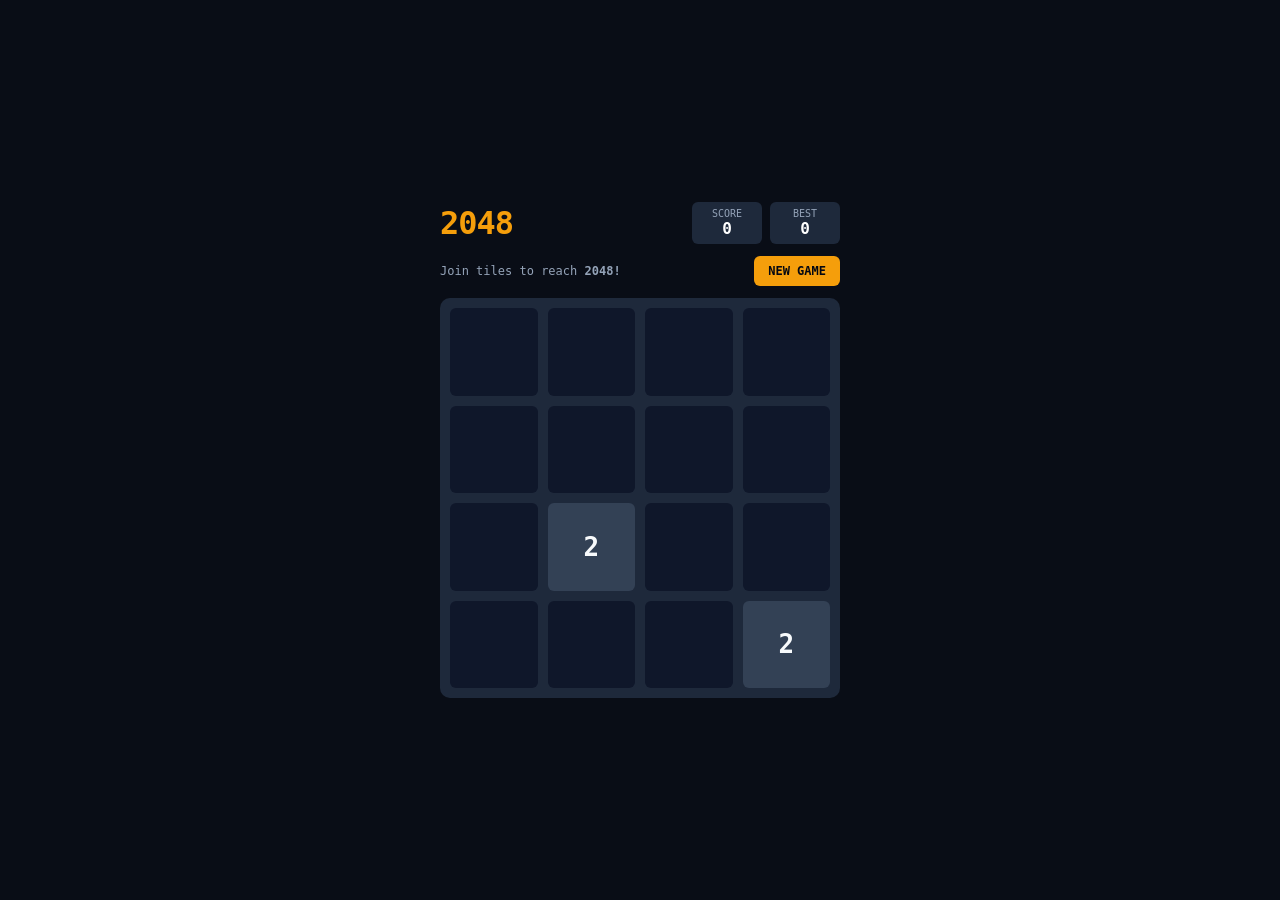
<file: games/2048.html>
<!DOCTYPE html>
<html lang="en">
<head>
  <meta charset="UTF-8">
  <meta name="viewport" content="width=device-width, initial-scale=1.0, maximum-scale=1.0, user-scalable=no">
  <title>2048 Unblocked</title>
  <style>
    * { box-sizing: border-box; margin: 0; padding: 0; user-select: none; }
    body {
      background: #090d16;
      color: #f1f5f9;
      font-family: 'JetBrains Mono', monospace, -apple-system, sans-serif;
      display: flex;
      flex-direction: column;
      align-items: center;
      justify-content: center;
      min-height: 100vh;
      overflow: hidden;
      padding: 12px;
    }
    .header {
      display: flex;
      justify-content: space-between;
      align-items: center;
      width: 100%;
      max-width: 400px;
      margin-bottom: 12px;
    }
    .logo {
      font-size: 32px;
      font-weight: 800;
      color: #f59e0b;
      letter-spacing: -1px;
    }
    .scores {
      display: flex;
      gap: 8px;
    }
    .score-box {
      background: #1e293b;
      padding: 6px 12px;
      border-radius: 6px;
      text-align: center;
      min-width: 70px;
    }
    .score-lbl { font-size: 10px; color: #94a3b8; text-transform: uppercase; }
    .score-val { font-size: 16px; font-weight: bold; color: #fff; }
    .controls-row {
      display: flex;
      justify-content: space-between;
      width: 100%;
      max-width: 400px;
      margin-bottom: 12px;
      align-items: center;
    }
    .subtext { font-size: 12px; color: #94a3b8; }
    .btn {
      background: #f59e0b;
      color: #030712;
      border: none;
      padding: 8px 14px;
      font-family: inherit;
      font-weight: 700;
      border-radius: 6px;
      font-size: 12px;
      cursor: pointer;
    }
    .btn:hover { background: #fbbf24; }
    #board-wrap {
      position: relative;
      background: #1e293b;
      padding: 10px;
      border-radius: 10px;
      width: 100%;
      max-width: 400px;
      aspect-ratio: 1;
    }
    .grid {
      display: grid;
      grid-template-columns: repeat(4, 1fr);
      grid-template-rows: repeat(4, 1fr);
      gap: 10px;
      width: 100%;
      height: 100%;
    }
    .cell {
      background: #0f172a;
      border-radius: 6px;
      display: flex;
      align-items: center;
      justify-content: center;
      font-size: 26px;
      font-weight: 800;
      transition: transform 0.1s ease;
    }
    /* Tile colors */
    .t-2 { background: #334155; color: #f8fafc; }
    .t-4 { background: #475569; color: #f8fafc; }
    .t-8 { background: #ea580c; color: #ffffff; }
    .t-16 { background: #f97316; color: #ffffff; }
    .t-32 { background: #e11d48; color: #ffffff; }
    .t-64 { background: #dc2626; color: #ffffff; }
    .t-128 { background: #eab308; color: #0f172a; font-size: 22px; box-shadow: 0 0 10px #eab308; }
    .t-256 { background: #facc15; color: #0f172a; font-size: 22px; box-shadow: 0 0 12px #facc15; }
    .t-512 { background: #10b981; color: #ffffff; font-size: 20px; box-shadow: 0 0 14px #10b981; }
    .t-1024 { background: #06b6d4; color: #ffffff; font-size: 18px; box-shadow: 0 0 16px #06b6d4; }
    .t-2048 { background: #8b5cf6; color: #ffffff; font-size: 18px; box-shadow: 0 0 20px #8b5cf6; }
    .overlay {
      position: absolute;
      inset: 0;
      background: rgba(15, 23, 42, 0.9);
      border-radius: 10px;
      display: flex;
      flex-direction: column;
      align-items: center;
      justify-content: center;
      gap: 12px;
      display: none;
    }
    .overlay-title { font-size: 26px; font-weight: 800; color: #f59e0b; }
  </style>
</head>
<body>
  <div class="header">
    <div class="logo">2048</div>
    <div class="scores">
      <div class="score-box">
        <div class="score-lbl">Score</div>
        <div id="score" class="score-val">0</div>
      </div>
      <div class="score-box">
        <div class="score-lbl">Best</div>
        <div id="best" class="score-val">0</div>
      </div>
    </div>
  </div>

  <div class="controls-row">
    <div class="subtext">Join tiles to reach <b>2048!</b></div>
    <button class="btn" id="new-game-btn">NEW GAME</button>
  </div>

  <div id="board-wrap">
    <div class="grid" id="grid"></div>
    <div class="overlay" id="overlay">
      <div class="overlay-title" id="overlay-msg">Game Over!</div>
      <button class="btn" id="retry-btn">TRY AGAIN</button>
    </div>
  </div>

  <script>
    let board = [
      [0, 0, 0, 0],
      [0, 0, 0, 0],
      [0, 0, 0, 0],
      [0, 0, 0, 0]
    ];
    let score = 0;
    let best = parseInt(localStorage.getItem('firestudeo_2048_best') || '0', 10);
    const gridEl = document.getElementById('grid');
    const scoreEl = document.getElementById('score');
    const bestEl = document.getElementById('best');
    const overlay = document.getElementById('overlay');
    const overlayMsg = document.getElementById('overlay-msg');
    const retryBtn = document.getElementById('retry-btn');
    const newGameBtn = document.getElementById('new-game-btn');
    bestEl.textContent = best;

    function init() {
      board = [
        [0, 0, 0, 0],
        [0, 0, 0, 0],
        [0, 0, 0, 0],
        [0, 0, 0, 0]
      ];
      score = 0;
      scoreEl.textContent = '0';
      overlay.style.display = 'none';
      spawnTile();
      spawnTile();
      render();
    }

    function spawnTile() {
      let empty = [];
      for (let r = 0; r < 4; r++) {
        for (let c = 0; c < 4; c++) {
          if (board[r][c] === 0) empty.push({ r, c });
        }
      }
      if (empty.length > 0) {
        let spot = empty[Math.floor(Math.random() * empty.length)];
        board[spot.r][spot.c] = Math.random() < 0.9 ? 2 : 4;
      }
    }

    function render() {
      gridEl.innerHTML = '';
      for (let r = 0; r < 4; r++) {
        for (let c = 0; c < 4; c++) {
          const val = board[r][c];
          const cell = document.createElement('div');
          cell.className = 'cell ' + (val > 0 ? 't-' + val : '');
          cell.textContent = val > 0 ? val : '';
          gridEl.appendChild(cell);
        }
      }
    }

    function slideRow(row) {
      let arr = row.filter(val => val !== 0);
      for (let i = 0; i < arr.length - 1; i++) {
        if (arr[i] === arr[i + 1]) {
          arr[i] *= 2;
          score += arr[i];
          arr[i + 1] = 0;
        }
      }
      arr = arr.filter(val => val !== 0);
      while (arr.length < 4) arr.push(0);
      return arr;
    }

    function moveLeft() {
      let moved = false;
      for (let r = 0; r < 4; r++) {
        let old = [...board[r]];
        board[r] = slideRow(board[r]);
        if (board[r].some((val, i) => val !== old[i])) moved = true;
      }
      return moved;
    }

    function rotate() {
      let newB = [
        [0, 0, 0, 0],
        [0, 0, 0, 0],
        [0, 0, 0, 0],
        [0, 0, 0, 0]
      ];
      for (let r = 0; r < 4; r++) {
        for (let c = 0; c < 4; c++) {
          newB[c][3 - r] = board[r][c];
        }
      }
      board = newB;
    }

    function move(dir) {
      let moved = false;
      if (dir === 'left') {
        moved = moveLeft();
      } else if (dir === 'up') {
        rotate(); rotate(); rotate();
        moved = moveLeft();
        rotate();
      } else if (dir === 'right') {
        rotate(); rotate();
        moved = moveLeft();
        rotate(); rotate();
      } else if (dir === 'down') {
        rotate();
        moved = moveLeft();
        rotate(); rotate(); rotate();
      }

      if (moved) {
        spawnTile();
        scoreEl.textContent = score;
        if (score > best) {
          best = score;
          localStorage.setItem('firestudeo_2048_best', best);
          bestEl.textContent = best;
        }
        render();
        checkGameOver();
      }
    }

    function checkGameOver() {
      // Check for 2048 win
      for (let r = 0; r < 4; r++) {
        for (let c = 0; c < 4; c++) {
          if (board[r][c] === 2048) {
            overlayMsg.textContent = 'You Reached 2048!';
            overlay.style.display = 'flex';
            return;
          }
        }
      }
      // Check if moves possible
      for (let r = 0; r < 4; r++) {
        for (let c = 0; c < 4; c++) {
          if (board[r][c] === 0) return;
          if (c < 3 && board[r][c] === board[r][c + 1]) return;
          if (r < 3 && board[r][c] === board[r + 1][c]) return;
        }
      }
      overlayMsg.textContent = 'Game Over!';
      overlay.style.display = 'flex';
    }

    window.addEventListener('keydown', e => {
      if (['ArrowUp', 'KeyW'].includes(e.code)) { e.preventDefault(); move('up'); }
      else if (['ArrowDown', 'KeyS'].includes(e.code)) { e.preventDefault(); move('down'); }
      else if (['ArrowLeft', 'KeyA'].includes(e.code)) { e.preventDefault(); move('left'); }
      else if (['ArrowRight', 'KeyD'].includes(e.code)) { e.preventDefault(); move('right'); }
    });

    // Touch swipe support
    let startX = 0, startY = 0;
    window.addEventListener('touchstart', e => {
      startX = e.touches[0].clientX;
      startY = e.touches[0].clientY;
    }, { passive: true });

    window.addEventListener('touchend', e => {
      let dx = e.changedTouches[0].clientX - startX;
      let dy = e.changedTouches[0].clientY - startY;
      if (Math.abs(dx) > Math.abs(dy) && Math.abs(dx) > 30) {
        move(dx > 0 ? 'right' : 'left');
      } else if (Math.abs(dy) > 30) {
        move(dy > 0 ? 'down' : 'up');
      }
    }, { passive: true });

    newGameBtn.addEventListener('click', init);
    retryBtn.addEventListener('click', init);
    init();
  </script>
</body>
</html>
</file>
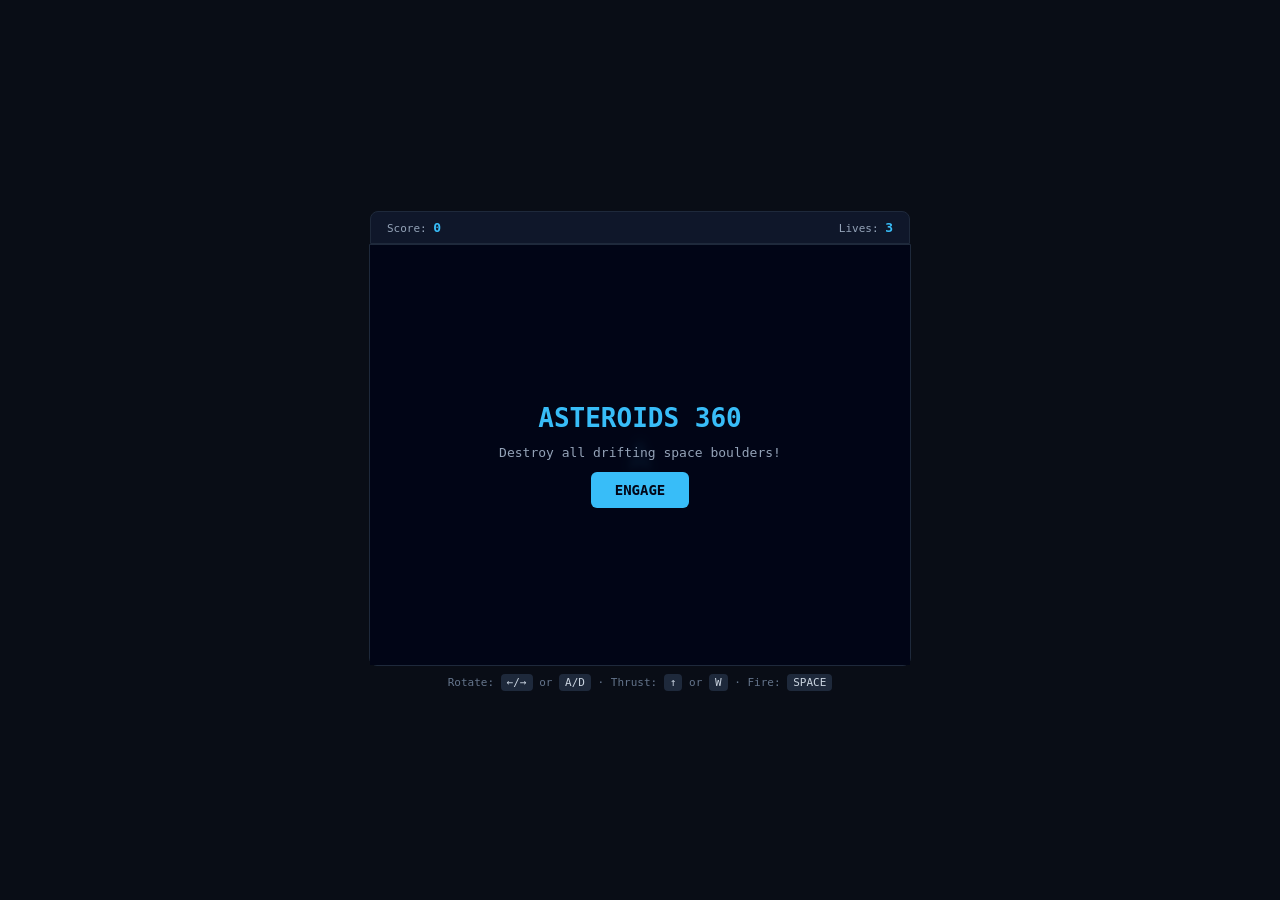
<file: games/asteroids.html>
<!DOCTYPE html>
<html lang="en">
<head>
  <meta charset="UTF-8">
  <meta name="viewport" content="width=device-width, initial-scale=1.0, maximum-scale=1.0, user-scalable=no">
  <title>Asteroids 360</title>
  <style>
    * { box-sizing: border-box; margin: 0; padding: 0; user-select: none; }
    body {
      background: #090d16;
      color: #f1f5f9;
      font-family: 'JetBrains Mono', monospace, -apple-system, sans-serif;
      display: flex;
      flex-direction: column;
      align-items: center;
      justify-content: center;
      min-height: 100vh;
      overflow: hidden;
      padding: 10px;
    }
    .hud {
      display: flex;
      justify-content: space-between;
      width: 100%;
      max-width: 540px;
      padding: 8px 16px;
      font-size: 13px;
      background: #0f172a;
      border: 1px solid #1e293b;
      border-radius: 8px 8px 0 0;
    }
    .hud-label { color: #94a3b8; font-size: 11px; }
    .hud-val { color: #38bdf8; font-weight: bold; }
    #wrap {
      position: relative;
      background: #020617;
      border: 1px solid #1e293b;
      border-radius: 0 0 8px 8px;
    }
    canvas { display: block; }
    .overlay {
      position: absolute;
      inset: 0;
      background: rgba(2, 6, 23, 0.88);
      display: flex;
      flex-direction: column;
      align-items: center;
      justify-content: center;
      gap: 12px;
      backdrop-filter: blur(4px);
    }
    .title { font-size: 26px; font-weight: 800; color: #38bdf8; }
    .btn {
      padding: 10px 24px;
      background: #38bdf8;
      color: #020617;
      border: none;
      border-radius: 6px;
      font-weight: 700;
      font-size: 14px;
      cursor: pointer;
      font-family: inherit;
    }
    .btn:hover { background: #7dd3fc; }
    .hint { margin-top: 10px; font-size: 11px; color: #64748b; }
    .key { background: #1e293b; padding: 2px 6px; border-radius: 4px; color: #cbd5e1; }
  </style>
</head>
<body>
  <div class="hud">
    <div><span class="hud-label">Score: </span><span id="score" class="hud-val">0</span></div>
    <div><span class="hud-label">Lives: </span><span id="lives" class="hud-val">3</span></div>
  </div>

  <div id="wrap">
    <canvas id="c" width="540" height="420"></canvas>
    <div id="overlay" class="overlay">
      <div id="overlay-title" class="title">ASTEROIDS 360</div>
      <div id="overlay-msg" style="color: #94a3b8; font-size: 13px;">Destroy all drifting space boulders!</div>
      <button id="start-btn" class="btn">ENGAGE</button>
    </div>
  </div>

  <div class="hint">
    Rotate: <span class="key">←/→</span> or <span class="key">A/D</span> · Thrust: <span class="key">↑</span> or <span class="key">W</span> · Fire: <span class="key">SPACE</span>
  </div>

  <script>
    const canvas = document.getElementById('c');
    const ctx = canvas.getContext('2d');
    const scoreEl = document.getElementById('score');
    const livesEl = document.getElementById('lives');
    const overlay = document.getElementById('overlay');
    const overlayTitle = document.getElementById('overlay-title');
    const overlayMsg = document.getElementById('overlay-msg');
    const startBtn = document.getElementById('start-btn');

    let ship = { x: 270, y: 210, r: 12, angle: -Math.PI / 2, rotation: 0, vx: 0, vy: 0, thrust: false };
    let bullets = [];
    let asteroids = [];
    let score = 0;
    let lives = 3;
    let running = false;
    let lastFire = 0;

    const keys = {};
    window.addEventListener('keydown', e => keys[e.code] = true);
    window.addEventListener('keyup', e => keys[e.code] = false);

    function spawnAsteroids(count = 5) {
      asteroids = [];
      for (let i = 0; i < count; i++) {
        let x, y;
        do {
          x = Math.random() * canvas.width;
          y = Math.random() * canvas.height;
        } while (Math.hypot(x - ship.x, y - ship.y) < 100);

        asteroids.push({
          x, y,
          vx: (Math.random() - 0.5) * 2,
          vy: (Math.random() - 0.5) * 2,
          r: 28,
          level: 3
        });
      }
    }

    function start() {
      score = 0;
      lives = 3;
      scoreEl.textContent = '0';
      livesEl.textContent = '3';
      ship.x = canvas.width / 2;
      ship.y = canvas.height / 2;
      ship.vx = 0;
      ship.vy = 0;
      ship.angle = -Math.PI / 2;
      bullets = [];
      spawnAsteroids(5);
      running = true;
      overlay.style.display = 'none';
    }

    function update() {
      if (!running) return;

      // Ship controls
      if (keys['ArrowLeft'] || keys['KeyA']) ship.angle -= 0.08;
      if (keys['ArrowRight'] || keys['KeyD']) ship.angle += 0.08;

      if (keys['ArrowUp'] || keys['KeyW']) {
        ship.vx += Math.cos(ship.angle) * 0.15;
        ship.vy += Math.sin(ship.angle) * 0.15;
        ship.thrust = true;
      } else {
        ship.thrust = false;
      }

      // Drag
      ship.vx *= 0.985;
      ship.vy *= 0.985;
      ship.x += ship.vx;
      ship.y += ship.vy;

      // Wrap ship
      if (ship.x < 0) ship.x = canvas.width;
      if (ship.x > canvas.width) ship.x = 0;
      if (ship.y < 0) ship.y = canvas.height;
      if (ship.y > canvas.height) ship.y = 0;

      // Fire
      if (keys['Space'] && performance.now() - lastFire > 200) {
        bullets.push({
          x: ship.x + Math.cos(ship.angle) * ship.r,
          y: ship.y + Math.sin(ship.angle) * ship.r,
          vx: Math.cos(ship.angle) * 7 + ship.vx,
          vy: Math.sin(ship.angle) * 7 + ship.vy,
          life: 50
        });
        lastFire = performance.now();
      }

      // Bullets
      for (let i = bullets.length - 1; i >= 0; i--) {
        const b = bullets[i];
        b.x += b.vx;
        b.y += b.vy;
        b.life--;

        // Wrap bullets
        if (b.x < 0) b.x = canvas.width;
        if (b.x > canvas.width) b.x = 0;
        if (b.y < 0) b.y = canvas.height;
        if (b.y > canvas.height) b.y = 0;

        if (b.life <= 0) {
          bullets.splice(i, 1);
          continue;
        }

        // Bullet vs asteroid
        for (let j = asteroids.length - 1; j >= 0; j--) {
          const a = asteroids[j];
          if (Math.hypot(b.x - a.x, b.y - a.y) < a.r) {
            bullets.splice(i, 1);
            score += a.level === 3 ? 20 : (a.level === 2 ? 50 : 100);
            scoreEl.textContent = score;

            if (a.level > 1) {
              for (let k = 0; k < 2; k++) {
                asteroids.push({
                  x: a.x,
                  y: a.y,
                  vx: (Math.random() - 0.5) * 3,
                  vy: (Math.random() - 0.5) * 3,
                  r: a.r * 0.6,
                  level: a.level - 1
                });
              }
            }
            asteroids.splice(j, 1);
            break;
          }
        }
      }

      // Asteroids move & wrap
      asteroids.forEach(a => {
        a.x += a.vx;
        a.y += a.vy;
        if (a.x < -a.r) a.x = canvas.width + a.r;
        if (a.x > canvas.width + a.r) a.x = -a.r;
        if (a.y < -a.r) a.y = canvas.height + a.r;
        if (a.y > canvas.height + a.r) a.y = -a.r;

        // Collision with ship
        if (Math.hypot(ship.x - a.x, ship.y - a.y) < ship.r + a.r) {
          lives--;
          livesEl.textContent = lives;
          ship.x = canvas.width / 2;
          ship.y = canvas.height / 2;
          ship.vx = 0;
          ship.vy = 0;

          if (lives <= 0) {
            running = false;
            overlayTitle.textContent = 'SHIP DESTROYED';
            overlayMsg.textContent = 'Score: ' + score;
            startBtn.textContent = 'TRY AGAIN';
            overlay.style.display = 'flex';
          }
        }
      });

      if (asteroids.length === 0) {
        spawnAsteroids(6);
      }
    }

    function draw() {
      ctx.fillStyle = '#020617';
      ctx.fillRect(0, 0, canvas.width, canvas.height);

      // Asteroids
      ctx.strokeStyle = '#94a3b8';
      ctx.lineWidth = 1.5;
      asteroids.forEach(a => {
        ctx.beginPath();
        ctx.arc(a.x, a.y, a.r, 0, Math.PI * 2);
        ctx.stroke();
      });

      // Bullets
      ctx.fillStyle = '#38bdf8';
      bullets.forEach(b => {
        ctx.beginPath();
        ctx.arc(b.x, b.y, 2.5, 0, Math.PI * 2);
        ctx.fill();
      });

      // Ship
      ctx.save();
      ctx.translate(ship.x, ship.y);
      ctx.rotate(ship.angle);

      ctx.strokeStyle = '#38bdf8';
      ctx.fillStyle = '#0f172a';
      ctx.lineWidth = 2;
      ctx.beginPath();
      ctx.moveTo(ship.r, 0);
      ctx.lineTo(-ship.r, -ship.r * 0.7);
      ctx.lineTo(-ship.r * 0.5, 0);
      ctx.lineTo(-ship.r, ship.r * 0.7);
      ctx.closePath();
      ctx.fill();
      ctx.stroke();

      // Thrust flame
      if (ship.thrust) {
        ctx.fillStyle = '#f97316';
        ctx.beginPath();
        ctx.moveTo(-ship.r * 0.6, -4);
        ctx.lineTo(-ship.r * 1.5, 0);
        ctx.lineTo(-ship.r * 0.6, 4);
        ctx.closePath();
        ctx.fill();
      }
      ctx.restore();
    }

    function loop() {
      update();
      draw();
      requestAnimationFrame(loop);
    }

    startBtn.addEventListener('click', start);
    loop();
  </script>
</body>
</html>
</file>
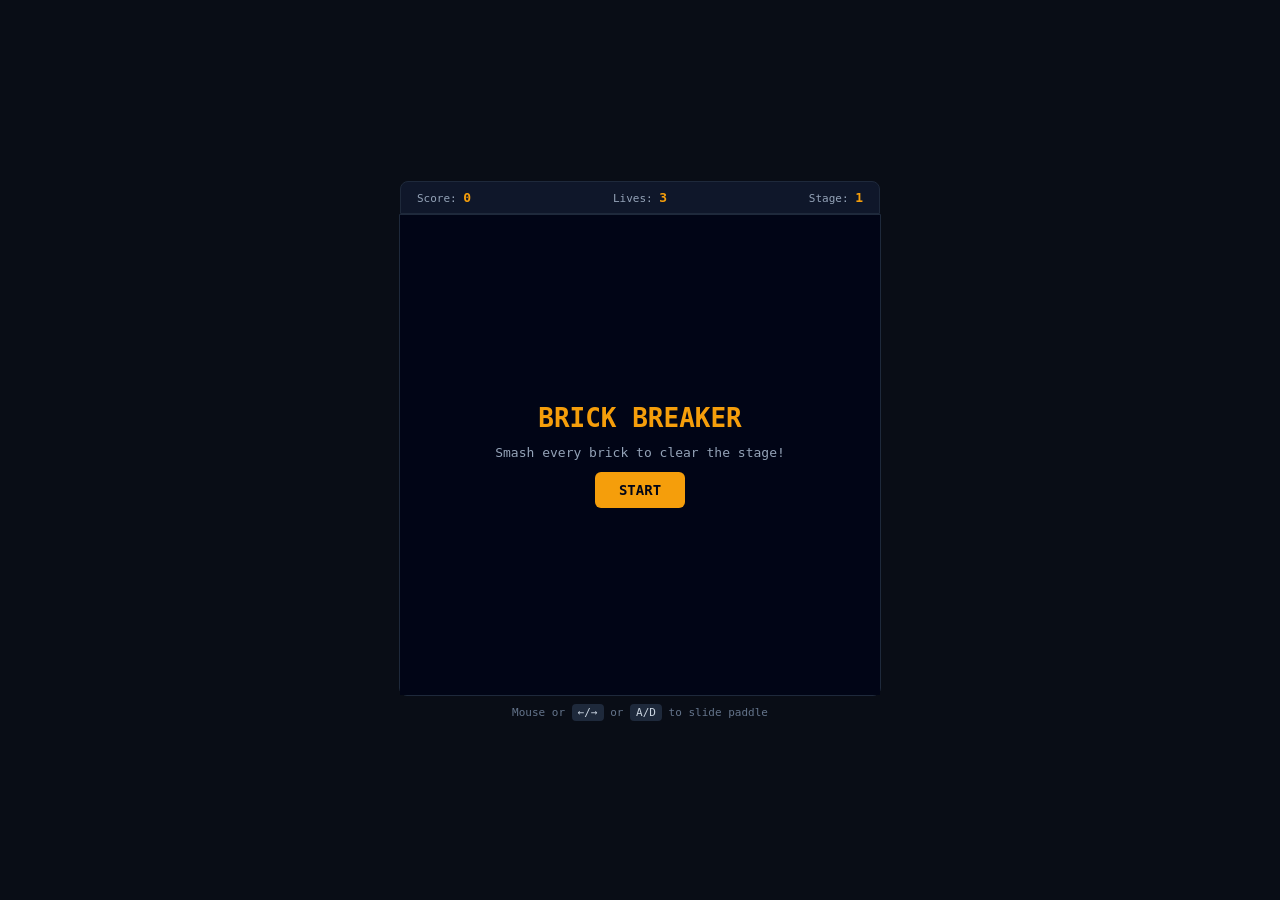
<file: games/breakout.html>
<!DOCTYPE html>
<html lang="en">
<head>
  <meta charset="UTF-8">
  <meta name="viewport" content="width=device-width, initial-scale=1.0, maximum-scale=1.0, user-scalable=no">
  <title>Brick Breaker</title>
  <style>
    * { box-sizing: border-box; margin: 0; padding: 0; user-select: none; }
    body {
      background: #090d16;
      color: #f1f5f9;
      font-family: 'JetBrains Mono', monospace, -apple-system, sans-serif;
      display: flex;
      flex-direction: column;
      align-items: center;
      justify-content: center;
      min-height: 100vh;
      overflow: hidden;
      padding: 10px;
    }
    .hud {
      display: flex;
      justify-content: space-between;
      width: 100%;
      max-width: 480px;
      padding: 8px 16px;
      font-size: 13px;
      background: #0f172a;
      border: 1px solid #1e293b;
      border-radius: 8px 8px 0 0;
    }
    .hud-label { color: #94a3b8; font-size: 11px; }
    .hud-val { color: #f59e0b; font-weight: bold; }
    #wrap {
      position: relative;
      background: #020617;
      border: 1px solid #1e293b;
      border-radius: 0 0 8px 8px;
    }
    canvas { display: block; }
    .overlay {
      position: absolute;
      inset: 0;
      background: rgba(2, 6, 23, 0.88);
      display: flex;
      flex-direction: column;
      align-items: center;
      justify-content: center;
      gap: 12px;
      backdrop-filter: blur(4px);
    }
    .title { font-size: 26px; font-weight: 800; color: #f59e0b; }
    .btn {
      padding: 10px 24px;
      background: #f59e0b;
      color: #020617;
      border: none;
      border-radius: 6px;
      font-weight: 700;
      font-size: 14px;
      cursor: pointer;
      font-family: inherit;
    }
    .btn:hover { background: #fbbf24; }
    .hint { margin-top: 10px; font-size: 11px; color: #64748b; }
    .key { background: #1e293b; padding: 2px 6px; border-radius: 4px; color: #cbd5e1; }
  </style>
</head>
<body>
  <div class="hud">
    <div><span class="hud-label">Score: </span><span id="score" class="hud-val">0</span></div>
    <div><span class="hud-label">Lives: </span><span id="lives" class="hud-val">3</span></div>
    <div><span class="hud-label">Stage: </span><span id="stage" class="hud-val">1</span></div>
  </div>

  <div id="wrap">
    <canvas id="c" width="480" height="480"></canvas>
    <div id="overlay" class="overlay">
      <div id="overlay-title" class="title">BRICK BREAKER</div>
      <div id="overlay-msg" style="color: #94a3b8; font-size: 13px;">Smash every brick to clear the stage!</div>
      <button id="start-btn" class="btn">START</button>
    </div>
  </div>

  <div class="hint">
    Mouse or <span class="key">←/→</span> or <span class="key">A/D</span> to slide paddle
  </div>

  <script>
    const canvas = document.getElementById('c');
    const ctx = canvas.getContext('2d');
    const scoreEl = document.getElementById('score');
    const livesEl = document.getElementById('lives');
    const stageEl = document.getElementById('stage');
    const overlay = document.getElementById('overlay');
    const overlayTitle = document.getElementById('overlay-title');
    const overlayMsg = document.getElementById('overlay-msg');
    const startBtn = document.getElementById('start-btn');

    let paddle = { w: 80, h: 12, x: 200, y: 450, speed: 7 };
    let ball = { x: 240, y: 300, vx: 3.5, vy: -4, r: 6 };
    let bricks = [];
    let score = 0;
    let lives = 3;
    let stage = 1;
    let running = false;

    const rows = 5;
    const cols = 8;
    const brickW = 50;
    const brickH = 16;
    const brickPadding = 6;
    const offsetTop = 40;
    const offsetLeft = 18;
    const brickColors = ['#ef4444', '#f97316', '#eab308', '#10b981', '#06b6d4'];

    const keys = {};
    window.addEventListener('keydown', e => keys[e.code] = true);
    window.addEventListener('keyup', e => keys[e.code] = false);

    canvas.addEventListener('mousemove', e => {
      const rect = canvas.getBoundingClientRect();
      const mx = e.clientX - rect.left;
      paddle.x = Math.max(0, Math.min(canvas.width - paddle.w, mx - paddle.w / 2));
    });

    function initBricks() {
      bricks = [];
      for (let r = 0; r < rows; r++) {
        bricks[r] = [];
        for (let c = 0; c < cols; c++) {
          bricks[r][c] = { x: 0, y: 0, status: 1, color: brickColors[r] };
        }
      }
    }

    function resetBall() {
      ball.x = paddle.x + paddle.w / 2;
      ball.y = paddle.y - 12;
      ball.vx = (Math.random() > 0.5 ? 1 : -1) * (3.5 + stage * 0.4);
      ball.vy = -(4 + stage * 0.4);
    }

    function start() {
      score = 0;
      lives = 3;
      stage = 1;
      scoreEl.textContent = '0';
      livesEl.textContent = '3';
      stageEl.textContent = '1';
      initBricks();
      resetBall();
      running = true;
      overlay.style.display = 'none';
    }

    function update() {
      if (!running) return;

      if (keys['ArrowLeft'] || keys['KeyA']) paddle.x -= paddle.speed;
      if (keys['ArrowRight'] || keys['KeyD']) paddle.x += paddle.speed;
      paddle.x = Math.max(0, Math.min(canvas.width - paddle.w, paddle.x));

      ball.x += ball.vx;
      ball.y += ball.vy;

      // Walls
      if (ball.x - ball.r < 0) { ball.x = ball.r; ball.vx *= -1; }
      if (ball.x + ball.r > canvas.width) { ball.x = canvas.width - ball.r; ball.vx *= -1; }
      if (ball.y - ball.r < 0) { ball.y = ball.r; ball.vy *= -1; }

      // Bottom fall
      if (ball.y + ball.r > canvas.height) {
        lives--;
        livesEl.textContent = lives;
        if (lives <= 0) {
          running = false;
          overlayTitle.textContent = 'GAME OVER';
          overlayMsg.textContent = 'Final Score: ' + score;
          startBtn.textContent = 'TRY AGAIN';
          overlay.style.display = 'flex';
          return;
        } else {
          resetBall();
        }
      }

      // Paddle hit
      if (ball.y + ball.r > paddle.y && ball.y - ball.r < paddle.y + paddle.h &&
          ball.x > paddle.x && ball.x < paddle.x + paddle.w) {
        ball.y = paddle.y - ball.r;
        const hitPoint = (ball.x - (paddle.x + paddle.w / 2)) / (paddle.w / 2);
        const speed = Math.hypot(ball.vx, ball.vy);
        ball.vx = hitPoint * (speed * 0.9);
        ball.vy = -Math.sqrt(Math.max(4, speed * speed - ball.vx * ball.vx));
      }

      // Brick collision
      let remaining = 0;
      for (let r = 0; r < rows; r++) {
        for (let c = 0; c < cols; c++) {
          const b = bricks[r][c];
          if (b.status === 1) {
            remaining++;
            const bx = c * (brickW + brickPadding) + offsetLeft;
            const by = r * (brickH + brickPadding) + offsetTop;
            b.x = bx;
            b.y = by;

            if (ball.x > bx && ball.x < bx + brickW &&
                ball.y > by && ball.y < by + brickH) {
              ball.vy *= -1;
              b.status = 0;
              score += 15 * (rows - r);
              scoreEl.textContent = score;
            }
          }
        }
      }

      if (remaining === 0) {
        stage++;
        stageEl.textContent = stage;
        initBricks();
        resetBall();
      }
    }

    function draw() {
      ctx.fillStyle = '#020617';
      ctx.fillRect(0, 0, canvas.width, canvas.height);

      // Bricks
      for (let r = 0; r < rows; r++) {
        for (let c = 0; c < cols; c++) {
          const b = bricks[r][c];
          if (b.status === 1) {
            const bx = c * (brickW + brickPadding) + offsetLeft;
            const by = r * (brickH + brickPadding) + offsetTop;
            ctx.fillStyle = b.color;
            ctx.fillRect(bx, by, brickW, brickH);
            ctx.fillStyle = 'rgba(255, 255, 255, 0.2)';
            ctx.fillRect(bx, by, brickW, 2);
          }
        }
      }

      // Paddle
      ctx.fillStyle = '#f59e0b';
      ctx.fillRect(paddle.x, paddle.y, paddle.w, paddle.h);
      ctx.fillStyle = '#fbbf24';
      ctx.fillRect(paddle.x, paddle.y, paddle.w, 2);

      // Ball
      ctx.fillStyle = '#ffffff';
      ctx.beginPath();
      ctx.arc(ball.x, ball.y, ball.r, 0, Math.PI * 2);
      ctx.fill();
    }

    function loop() {
      update();
      draw();
      requestAnimationFrame(loop);
    }

    startBtn.addEventListener('click', start);
    loop();
  </script>
</body>
</html>
</file>
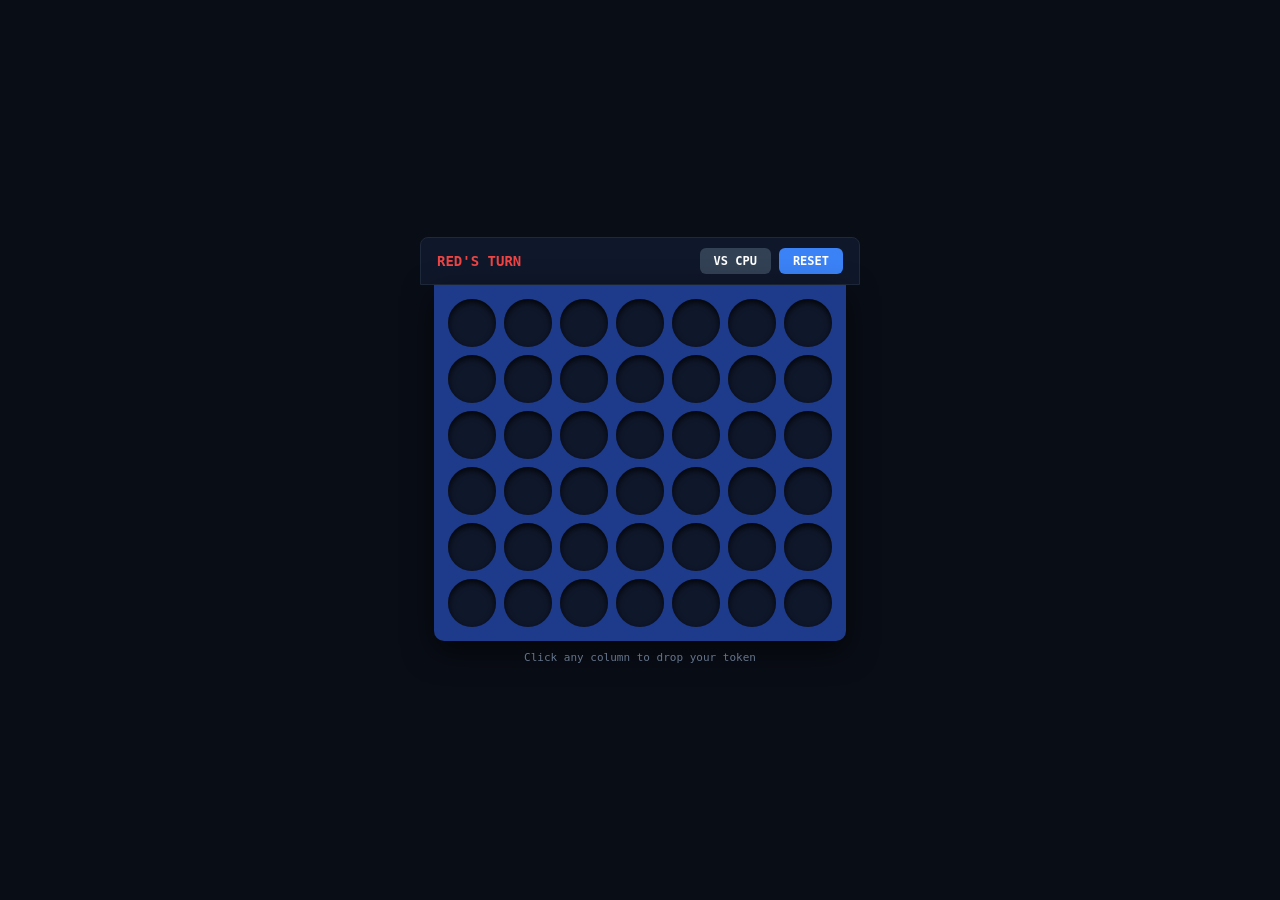
<file: games/connect4.html>
<!DOCTYPE html>
<html lang="en">
<head>
  <meta charset="UTF-8">
  <meta name="viewport" content="width=device-width, initial-scale=1.0, maximum-scale=1.0, user-scalable=no">
  <title>Connect Four</title>
  <style>
    * { box-sizing: border-box; margin: 0; padding: 0; user-select: none; }
    body {
      background: #090d16;
      color: #f1f5f9;
      font-family: 'JetBrains Mono', monospace, -apple-system, sans-serif;
      display: flex;
      flex-direction: column;
      align-items: center;
      justify-content: center;
      min-height: 100vh;
      overflow: hidden;
      padding: 10px;
    }
    .hud {
      display: flex;
      justify-content: space-between;
      align-items: center;
      width: 100%;
      max-width: 440px;
      padding: 10px 16px;
      font-size: 14px;
      background: #0f172a;
      border: 1px solid #1e293b;
      border-radius: 8px 8px 0 0;
    }
    .status { font-weight: bold; color: #ef4444; }
    .btn {
      padding: 6px 14px;
      background: #3b82f6;
      color: #fff;
      border: none;
      border-radius: 6px;
      font-weight: 700;
      font-size: 12px;
      cursor: pointer;
      font-family: inherit;
    }
    .btn:hover { background: #60a5fa; }
    .board-wrap {
      background: #1e3a8a;
      padding: 14px;
      border-radius: 0 0 10px 10px;
      box-shadow: 0 10px 30px rgba(0,0,0,0.6);
      display: inline-block;
    }
    .board {
      display: grid;
      grid-template-columns: repeat(7, 48px);
      grid-template-rows: repeat(6, 48px);
      gap: 8px;
    }
    .slot {
      width: 48px;
      height: 48px;
      background: #0f172a;
      border-radius: 50%;
      cursor: pointer;
      box-shadow: inset 0 3px 6px rgba(0,0,0,0.8);
      transition: background 0.15s ease;
    }
    .slot:hover { background: #1e293b; }
    .slot.p1 { background: #ef4444; box-shadow: 0 0 10px #ef4444; }
    .slot.p2 { background: #facc15; box-shadow: 0 0 10px #facc15; }
    .slot.win { animation: pulse 0.8s infinite alternate; }
    @keyframes pulse { from { transform: scale(0.9); } to { transform: scale(1.1); } }
    .hint { margin-top: 10px; font-size: 11px; color: #64748b; }
  </style>
</head>
<body>
  <div class="hud">
    <div id="status" class="status">RED'S TURN</div>
    <div style="display: flex; gap: 8px;">
      <button id="mode-btn" class="btn" style="background: #334155;">VS CPU</button>
      <button id="reset-btn" class="btn">RESET</button>
    </div>
  </div>

  <div class="board-wrap">
    <div class="board" id="board"></div>
  </div>
  <div class="hint">Click any column to drop your token</div>

  <script>
    const ROWS = 6;
    const COLS = 7;
    let grid = Array(ROWS).fill(null).map(() => Array(COLS).fill(0));
    let turn = 1; // 1 = Red, 2 = Yellow
    let vsCpu = true;
    let gameOver = false;

    const boardEl = document.getElementById('board');
    const statusEl = document.getElementById('status');
    const resetBtn = document.getElementById('reset-btn');
    const modeBtn = document.getElementById('mode-btn');

    function init() {
      grid = Array(ROWS).fill(null).map(() => Array(COLS).fill(0));
      turn = 1;
      gameOver = false;
      statusEl.textContent = "RED'S TURN";
      statusEl.style.color = '#ef4444';
      render();
    }

    function render() {
      boardEl.innerHTML = '';
      for (let r = 0; r < ROWS; r++) {
        for (let c = 0; c < COLS; c++) {
          const slot = document.createElement('div');
          slot.className = 'slot';
          if (grid[r][c] === 1) slot.classList.add('p1');
          if (grid[r][c] === 2) slot.classList.add('p2');
          slot.addEventListener('click', () => drop(c));
          boardEl.appendChild(slot);
        }
      }
    }

    function drop(col) {
      if (gameOver) return;
      // find lowest empty row
      let row = -1;
      for (let r = ROWS - 1; r >= 0; r--) {
        if (grid[r][col] === 0) {
          row = r;
          break;
        }
      }
      if (row === -1) return; // Column full

      grid[row][col] = turn;
      render();

      if (checkWin(row, col, turn)) {
        gameOver = true;
        statusEl.textContent = (turn === 1 ? 'RED' : 'YELLOW') + ' WINS!';
        statusEl.style.color = turn === 1 ? '#ef4444' : '#facc15';
        return;
      }

      turn = turn === 1 ? 2 : 1;
      statusEl.textContent = (turn === 1 ? "RED'S TURN" : "YELLOW'S TURN");
      statusEl.style.color = turn === 1 ? '#ef4444' : '#facc15';

      if (vsCpu && turn === 2 && !gameOver) {
        setTimeout(cpuMove, 300);
      }
    }

    function cpuMove() {
      // Find valid columns
      const validCols = [];
      for (let c = 0; c < COLS; c++) {
        if (grid[0][c] === 0) validCols.push(c);
      }
      if (validCols.length === 0) return;

      // Try win or block
      for (let c of validCols) {
        let r = getLowestRow(c);
        grid[r][c] = 2;
        if (checkWin(r, c, 2)) {
          grid[r][c] = 0;
          return drop(c);
        }
        grid[r][c] = 0;
      }

      for (let c of validCols) {
        let r = getLowestRow(c);
        grid[r][c] = 1;
        if (checkWin(r, c, 1)) {
          grid[r][c] = 0;
          return drop(c);
        }
        grid[r][c] = 0;
      }

      // Pick center prioritized
      validCols.sort((a, b) => Math.abs(a - 3) - Math.abs(b - 3));
      drop(validCols[0]);
    }

    function getLowestRow(col) {
      for (let r = ROWS - 1; r >= 0; r--) {
        if (grid[r][col] === 0) return r;
      }
      return -1;
    }

    function checkWin(r, c, player) {
      function count(dr, dc) {
        let cnt = 0;
        let nr = r + dr;
        let nc = c + dc;
        while (nr >= 0 && nr < ROWS && nc >= 0 && nc < COLS && grid[nr][nc] === player) {
          cnt++;
          nr += dr;
          nc += dc;
        }
        return cnt;
      }

      // Horizontal, vertical, diagonals
      if (count(0, 1) + count(0, -1) >= 3) return true;
      if (count(1, 0) + count(-1, 0) >= 3) return true;
      if (count(1, 1) + count(-1, -1) >= 3) return true;
      if (count(1, -1) + count(-1, 1) >= 3) return true;
      return false;
    }

    resetBtn.addEventListener('click', init);
    modeBtn.addEventListener('click', () => {
      vsCpu = !vsCpu;
      modeBtn.textContent = vsCpu ? 'VS CPU' : '2 PLAYER';
      init();
    });

    init();
  </script>
</body>
</html>
</file>
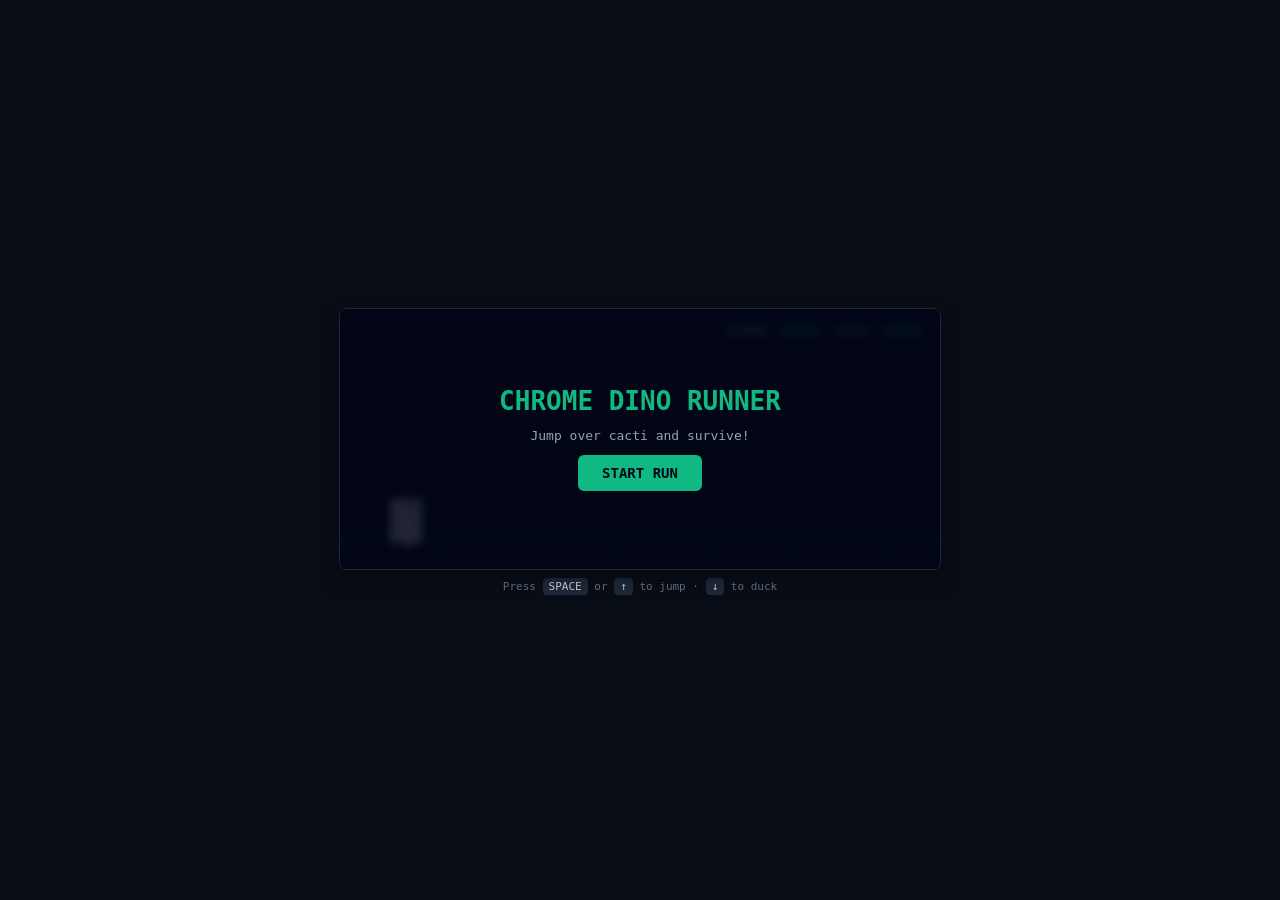
<file: games/dino-runner.html>
<!DOCTYPE html>
<html lang="en">
<head>
  <meta charset="UTF-8">
  <meta name="viewport" content="width=device-width, initial-scale=1.0, maximum-scale=1.0, user-scalable=no">
  <title>Dino Runner</title>
  <style>
    * { box-sizing: border-box; margin: 0; padding: 0; user-select: none; }
    body {
      background: #090d16;
      color: #f1f5f9;
      font-family: 'JetBrains Mono', monospace, -apple-system, sans-serif;
      display: flex;
      flex-direction: column;
      align-items: center;
      justify-content: center;
      min-height: 100vh;
      overflow: hidden;
      padding: 10px;
    }
    #wrap {
      position: relative;
      background: #020617;
      border: 1px solid #1e293b;
      border-radius: 8px;
      overflow: hidden;
      box-shadow: 0 10px 25px -5px rgba(0,0,0,0.5);
    }
    canvas { display: block; }
    .overlay {
      position: absolute;
      inset: 0;
      background: rgba(2, 6, 23, 0.88);
      display: flex;
      flex-direction: column;
      align-items: center;
      justify-content: center;
      gap: 12px;
      backdrop-filter: blur(4px);
    }
    .title { font-size: 26px; font-weight: 800; color: #10b981; }
    .btn {
      padding: 10px 24px;
      background: #10b981;
      color: #020617;
      border: none;
      border-radius: 6px;
      font-weight: 700;
      font-size: 14px;
      cursor: pointer;
      font-family: inherit;
    }
    .btn:hover { background: #34d399; }
    .hud {
      position: absolute;
      top: 14px;
      right: 18px;
      display: flex;
      gap: 16px;
      font-size: 13px;
    }
    .hud-val { color: #10b981; font-weight: bold; }
    .hint { margin-top: 10px; font-size: 11px; color: #64748b; }
    .key { background: #1e293b; padding: 2px 6px; border-radius: 4px; color: #cbd5e1; }
  </style>
</head>
<body>
  <div id="wrap">
    <div class="hud">
      <div>SCORE: <span id="score" class="hud-val">00000</span></div>
      <div>HIGH: <span id="best" class="hud-val">00000</span></div>
    </div>
    <canvas id="c" width="600" height="260"></canvas>
    <div id="overlay" class="overlay">
      <div id="overlay-title" class="title">CHROME DINO RUNNER</div>
      <div id="overlay-msg" style="color: #94a3b8; font-size: 13px;">Jump over cacti and survive!</div>
      <button id="start-btn" class="btn">START RUN</button>
    </div>
  </div>
  <div class="hint">Press <span class="key">SPACE</span> or <span class="key">↑</span> to jump · <span class="key">↓</span> to duck</div>

  <script>
    const canvas = document.getElementById('c');
    const ctx = canvas.getContext('2d');
    const scoreEl = document.getElementById('score');
    const bestEl = document.getElementById('best');
    const overlay = document.getElementById('overlay');
    const overlayTitle = document.getElementById('overlay-title');
    const overlayMsg = document.getElementById('overlay-msg');
    const startBtn = document.getElementById('start-btn');

    let dino = { x: 50, y: 190, w: 32, h: 44, vy: 0, jumping: false, ducking: false };
    let obstacles = [];
    let clouds = [];
    let speed = 6;
    let score = 0;
    let best = parseInt(localStorage.getItem('firestudeo_dino_best') || '0', 10);
    bestEl.textContent = String(best).padStart(5, '0');
    let running = false;
    let groundY = 230;
    let nextObstacle = 80;

    function reset() {
      dino = { x: 50, y: groundY - 44, w: 32, h: 44, vy: 0, jumping: false, ducking: false };
      obstacles = [];
      clouds = [
        { x: 200, y: 60 },
        { x: 450, y: 40 }
      ];
      speed = 6;
      score = 0;
      nextObstacle = 60;
      running = true;
      overlay.style.display = 'none';
    }

    function jump() {
      if (!running) { reset(); return; }
      if (!dino.jumping) {
        dino.vy = -11.5;
        dino.jumping = true;
      }
    }

    function update() {
      if (!running) return;

      score += 0.2;
      scoreEl.textContent = String(Math.floor(score)).padStart(5, '0');
      speed += 0.0006;

      // Dino physics
      dino.vy += 0.65;
      dino.y += dino.vy;

      if (dino.y >= groundY - dino.h) {
        dino.y = groundY - dino.h;
        dino.vy = 0;
        dino.jumping = false;
      }

      // Obstacles
      nextObstacle--;
      if (nextObstacle <= 0) {
        const isBig = Math.random() > 0.6;
        obstacles.push({
          x: canvas.width,
          y: groundY - (isBig ? 42 : 30),
          w: isBig ? 24 : 16,
          h: isBig ? 42 : 30
        });
        nextObstacle = Math.floor(Math.random() * 50) + 70;
      }

      for (let i = obstacles.length - 1; i >= 0; i--) {
        const o = obstacles[i];
        o.x -= speed;

        // Collision check
        const dBox = {
          x: dino.x + 4,
          y: dino.ducking ? dino.y + 16 : dino.y + 4,
          w: dino.w - 8,
          h: dino.ducking ? dino.h - 16 : dino.h - 8
        };

        if (dBox.x < o.x + o.w && dBox.x + dBox.w > o.x &&
            dBox.y < o.y + o.h && dBox.y + dBox.h > o.y) {
          running = false;
          if (score > best) {
            best = Math.floor(score);
            localStorage.setItem('firestudeo_dino_best', best);
            bestEl.textContent = String(best).padStart(5, '0');
          }
          overlayTitle.textContent = 'CRASHED!';
          overlayMsg.textContent = 'Score: ' + Math.floor(score);
          startBtn.textContent = 'RETRY';
          overlay.style.display = 'flex';
          return;
        }

        if (o.x + o.w < -20) obstacles.splice(i, 1);
      }

      // Clouds
      clouds.forEach(c => {
        c.x -= speed * 0.3;
        if (c.x < -60) c.x = canvas.width + Math.random() * 80;
      });
    }

    function draw() {
      ctx.fillStyle = '#020617';
      ctx.fillRect(0, 0, canvas.width, canvas.height);

      // Clouds
      ctx.fillStyle = 'rgba(255, 255, 255, 0.2)';
      clouds.forEach(c => {
        ctx.fillRect(c.x, c.y, 40, 10);
        ctx.fillRect(c.x + 10, c.y - 6, 20, 6);
      });

      // Ground line
      ctx.strokeStyle = '#334155';
      ctx.lineWidth = 2;
      ctx.beginPath();
      ctx.moveTo(0, groundY);
      ctx.lineTo(canvas.width, groundY);
      ctx.stroke();

      // Ground bumps
      ctx.fillStyle = '#475569';
      for (let i = 0; i < 8; i++) {
        const gx = (i * 90 - (score * speed * 2) % 90);
        ctx.fillRect(gx, groundY + 4, 12, 2);
      }

      // Obstacles (Cacti)
      ctx.fillStyle = '#10b981';
      obstacles.forEach(o => {
        ctx.fillRect(o.x, o.y, o.w, o.h);
        // Arms
        ctx.fillRect(o.x - 4, o.y + 10, 4, 12);
        ctx.fillRect(o.x + o.w, o.y + 6, 4, 12);
      });

      // Dino
      ctx.fillStyle = '#f8fafc';
      if (dino.ducking) {
        ctx.fillRect(dino.x, dino.y + 18, dino.w + 10, dino.h - 18);
        ctx.fillStyle = '#020617';
        ctx.fillRect(dino.x + dino.w, dino.y + 22, 3, 3);
      } else {
        // Body
        ctx.fillRect(dino.x, dino.y, dino.w, dino.h);
        // Eye
        ctx.fillStyle = '#020617';
        ctx.fillRect(dino.x + 20, dino.y + 6, 4, 4);
        // Legs
        ctx.fillStyle = '#f8fafc';
        const legFrame = Math.floor(score * 0.8) % 2;
        ctx.fillRect(dino.x + (legFrame ? 4 : 16), dino.y + dino.h, 6, 4);
      }
    }

    function loop() {
      update();
      draw();
      requestAnimationFrame(loop);
    }

    window.addEventListener('keydown', e => {
      if (e.code === 'Space' || e.code === 'ArrowUp') {
        e.preventDefault();
        jump();
      } else if (e.code === 'ArrowDown') {
        dino.ducking = true;
      }
    });

    window.addEventListener('keyup', e => {
      if (e.code === 'ArrowDown') dino.ducking = false;
    });

    canvas.addEventListener('click', jump);
    startBtn.addEventListener('click', reset);

    loop();
  </script>
</body>
</html>
</file>
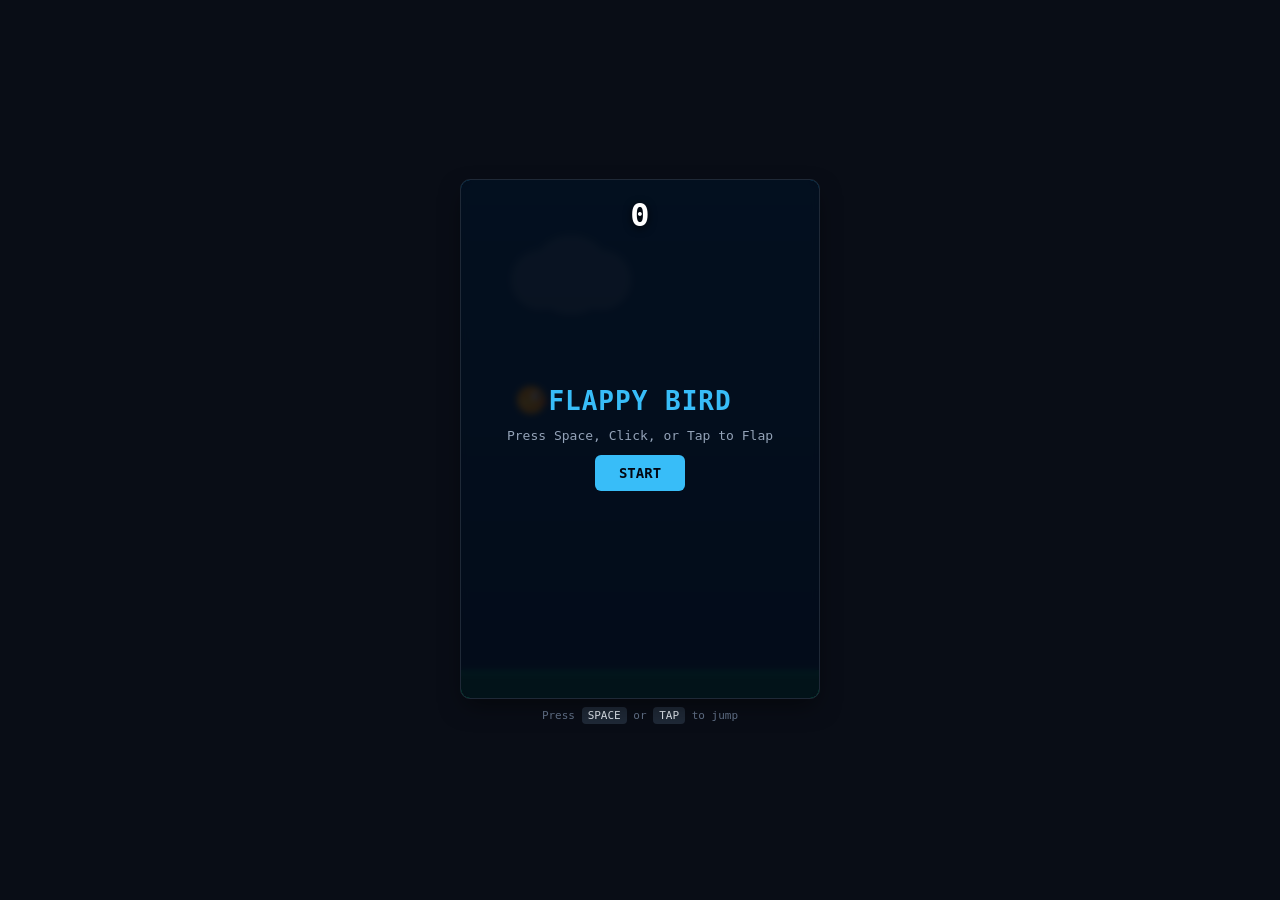
<file: games/flappy.html>
<!DOCTYPE html>
<html lang="en">
<head>
  <meta charset="UTF-8">
  <meta name="viewport" content="width=device-width, initial-scale=1.0, maximum-scale=1.0, user-scalable=no">
  <title>Flappy Aviator</title>
  <style>
    * { box-sizing: border-box; margin: 0; padding: 0; user-select: none; }
    body {
      background: #090d16;
      color: #f1f5f9;
      font-family: 'JetBrains Mono', monospace, -apple-system, sans-serif;
      display: flex;
      flex-direction: column;
      align-items: center;
      justify-content: center;
      min-height: 100vh;
      overflow: hidden;
      padding: 10px;
    }
    #wrap {
      position: relative;
      width: 360px;
      height: 520px;
      border: 1px solid #1f2937;
      border-radius: 10px;
      overflow: hidden;
      box-shadow: 0 10px 25px -5px rgba(0, 0, 0, 0.5);
    }
    canvas { display: block; }
    .overlay {
      position: absolute;
      inset: 0;
      background: rgba(3, 7, 18, 0.85);
      display: flex;
      flex-direction: column;
      align-items: center;
      justify-content: center;
      gap: 12px;
      backdrop-filter: blur(3px);
    }
    .title { font-size: 26px; font-weight: 800; color: #38bdf8; letter-spacing: 1px; }
    .subtitle { font-size: 13px; color: #94a3b8; }
    .btn {
      padding: 10px 24px;
      background: #38bdf8;
      color: #030712;
      border: none;
      border-radius: 6px;
      font-weight: 700;
      font-size: 14px;
      cursor: pointer;
      font-family: inherit;
    }
    .btn:hover { background: #7dd3fc; }
    .score-badge {
      position: absolute;
      top: 16px;
      left: 50%;
      transform: translateX(-50%);
      font-size: 32px;
      font-weight: 800;
      color: #fff;
      text-shadow: 0 2px 8px rgba(0,0,0,0.8);
      z-index: 10;
    }
    .hint { margin-top: 10px; font-size: 11px; color: #64748b; }
    .key { background: #1f2937; padding: 2px 6px; border-radius: 4px; color: #e2e8f0; }
  </style>
</head>
<body>
  <div id="wrap">
    <div id="score-val" class="score-badge">0</div>
    <canvas id="c" width="360" height="520"></canvas>
    <div id="overlay" class="overlay">
      <div id="overlay-title" class="title">FLAPPY BIRD</div>
      <div id="overlay-msg" class="subtitle">Press Space, Click, or Tap to Flap</div>
      <button id="btn-play" class="btn">START</button>
    </div>
  </div>
  <div class="hint">Press <span class="key">SPACE</span> or <span class="key">TAP</span> to jump</div>

  <script>
    const canvas = document.getElementById('c');
    const ctx = canvas.getContext('2d');
    const scoreVal = document.getElementById('score-val');
    const overlay = document.getElementById('overlay');
    const overlayTitle = document.getElementById('overlay-title');
    const overlayMsg = document.getElementById('overlay-msg');
    const btnPlay = document.getElementById('btn-play');

    let bird = { x: 70, y: 220, vy: 0, r: 14 };
    let pipes = [];
    let score = 0;
    let best = parseInt(localStorage.getItem('firestudeo_flappy_best') || '0', 10);
    let state = 'MENU'; // MENU, PLAY, OVER
    let frame = 0;
    const gravity = 0.28;
    const jump = -5.8;
    const pipeSpeed = 2.4;
    const pipeGap = 135;

    function reset() {
      bird = { x: 70, y: 220, vy: 0, r: 14 };
      pipes = [];
      score = 0;
      scoreVal.textContent = '0';
      state = 'PLAY';
      overlay.style.display = 'none';
    }

    function flap() {
      if (state === 'PLAY') {
        bird.vy = jump;
      } else if (state === 'MENU' || state === 'OVER') {
        reset();
      }
    }

    function gameOver() {
      state = 'OVER';
      if (score > best) {
        best = score;
        localStorage.setItem('firestudeo_flappy_best', best);
      }
      overlayTitle.textContent = 'GAME OVER';
      overlayMsg.innerHTML = 'Score: <b>' + score + '</b> · Best: <b>' + best + '</b>';
      btnPlay.textContent = 'PLAY AGAIN';
      overlay.style.display = 'flex';
    }

    function update() {
      if (state !== 'PLAY') return;
      frame++;
      bird.vy += gravity;
      bird.y += bird.vy;

      // Floor & ceiling
      if (bird.y + bird.r > canvas.height - 30) {
        bird.y = canvas.height - 30 - bird.r;
        return gameOver();
      }
      if (bird.y - bird.r < 0) {
        bird.y = bird.r;
        bird.vy = 0;
      }

      // Pipes spawn
      if (frame % 90 === 0) {
        const topH = 60 + Math.random() * (canvas.height - 180 - pipeGap);
        pipes.push({
          x: canvas.width,
          top: topH,
          bottom: topH + pipeGap,
          width: 52,
          passed: false
        });
      }

      // Move pipes & collision
      for (let i = pipes.length - 1; i >= 0; i--) {
        const p = pipes[i];
        p.x -= pipeSpeed;

        // Collision box
        if (bird.x + bird.r > p.x && bird.x - bird.r < p.x + p.width) {
          if (bird.y - bird.r < p.top || bird.y + bird.r > p.bottom) {
            return gameOver();
          }
        }

        if (!p.passed && p.x + p.width < bird.x) {
          p.passed = true;
          score++;
          scoreVal.textContent = score;
        }

        if (p.x + p.width < -10) {
          pipes.splice(i, 1);
        }
      }
    }

    function draw() {
      // Sky gradient
      const sky = ctx.createLinearGradient(0, 0, 0, canvas.height);
      sky.addColorStop(0, '#0c4a6e');
      sky.addColorStop(1, '#082f49');
      ctx.fillStyle = sky;
      ctx.fillRect(0, 0, canvas.width, canvas.height);

      // Distant clouds
      ctx.fillStyle = 'rgba(255, 255, 255, 0.15)';
      ctx.beginPath();
      ctx.arc(80 + (frame * 0.2 % 400), 100, 30, 0, Math.PI * 2);
      ctx.arc(110 + (frame * 0.2 % 400), 95, 40, 0, Math.PI * 2);
      ctx.arc(140 + (frame * 0.2 % 400), 100, 30, 0, Math.PI * 2);
      ctx.fill();

      // Pipes
      pipes.forEach(p => {
        // Top pipe
        ctx.fillStyle = '#10b981';
        ctx.fillRect(p.x, 0, p.width, p.top);
        ctx.fillStyle = '#059669';
        ctx.fillRect(p.x - 3, p.top - 18, p.width + 6, 18);

        // Bottom pipe
        ctx.fillStyle = '#10b981';
        ctx.fillRect(p.x, p.bottom, p.width, canvas.height - p.bottom);
        ctx.fillStyle = '#059669';
        ctx.fillRect(p.x - 3, p.bottom, p.width + 6, 18);
      });

      // Ground
      ctx.fillStyle = '#047857';
      ctx.fillRect(0, canvas.height - 30, canvas.width, 30);
      ctx.fillStyle = '#065f46';
      ctx.fillRect(0, canvas.height - 24, canvas.width, 24);

      // Bird
      ctx.save();
      ctx.translate(bird.x, bird.y);
      let angle = Math.min(Math.PI / 4, Math.max(-Math.PI / 4, bird.vy * 0.08));
      ctx.rotate(angle);

      // Body
      ctx.fillStyle = '#f59e0b';
      ctx.beginPath();
      ctx.arc(0, 0, bird.r, 0, Math.PI * 2);
      ctx.fill();

      // Eye
      ctx.fillStyle = '#ffffff';
      ctx.beginPath();
      ctx.arc(5, -4, 4, 0, Math.PI * 2);
      ctx.fill();
      ctx.fillStyle = '#000000';
      ctx.beginPath();
      ctx.arc(7, -4, 2, 0, Math.PI * 2);
      ctx.fill();

      // Beak
      ctx.fillStyle = '#ea580c';
      ctx.beginPath();
      ctx.moveTo(10, 0);
      ctx.lineTo(18, 2);
      ctx.lineTo(10, 6);
      ctx.fill();

      // Wing
      ctx.fillStyle = '#fbbf24';
      ctx.beginPath();
      ctx.ellipse(-4, 2, 7, 4, 0, 0, Math.PI * 2);
      ctx.fill();

      ctx.restore();
    }

    function loop() {
      update();
      draw();
      requestAnimationFrame(loop);
    }

    window.addEventListener('keydown', e => {
      if (e.code === 'Space') {
        e.preventDefault();
        flap();
      }
    });

    canvas.addEventListener('mousedown', flap);
    canvas.addEventListener('touchstart', (e) => { e.preventDefault(); flap(); });
    btnPlay.addEventListener('click', reset);

    loop();
  </script>
</body>
</html>
</file>
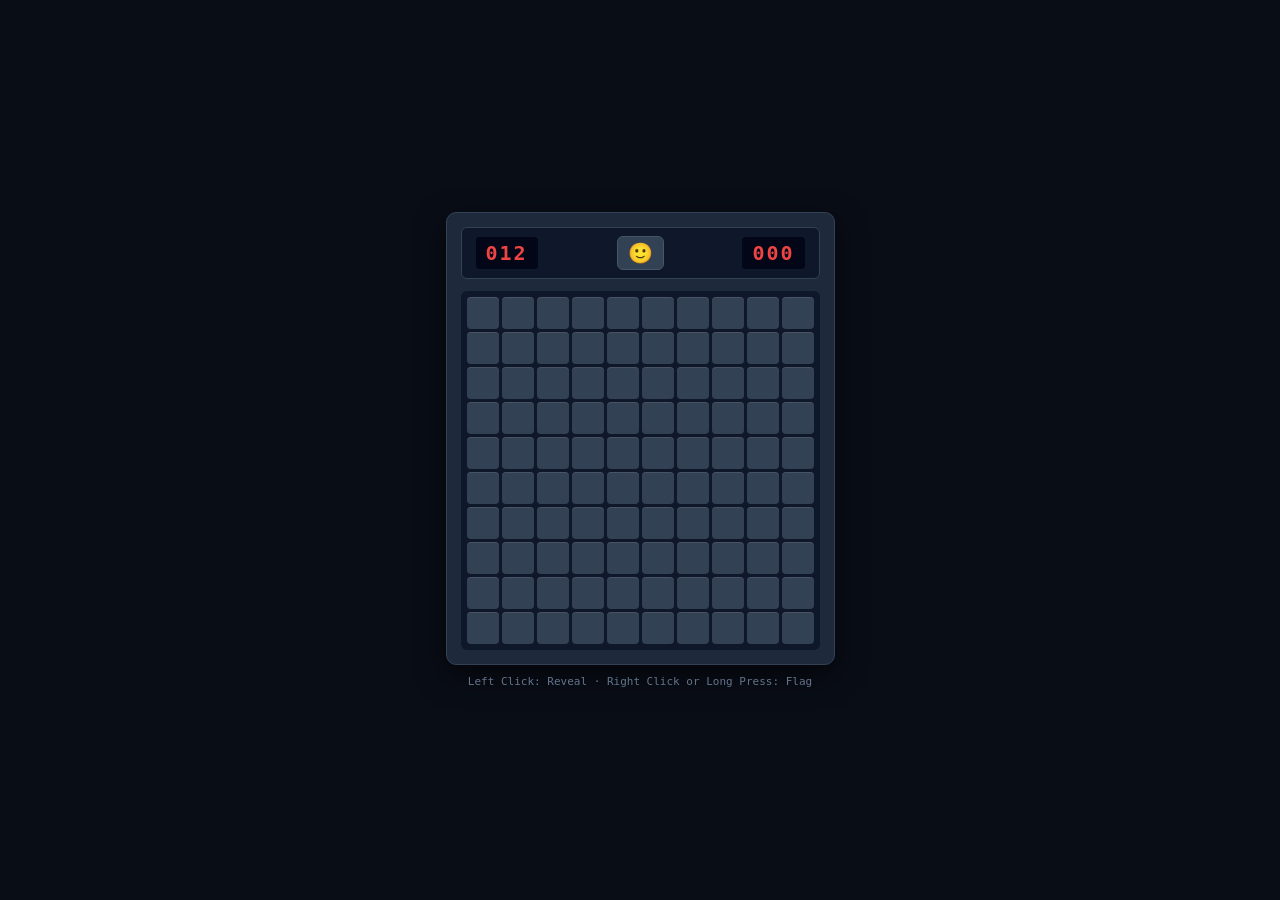
<file: games/minesweeper.html>
<!DOCTYPE html>
<html lang="en">
<head>
  <meta charset="UTF-8">
  <meta name="viewport" content="width=device-width, initial-scale=1.0, maximum-scale=1.0, user-scalable=no">
  <title>Minesweeper</title>
  <style>
    * { box-sizing: border-box; margin: 0; padding: 0; user-select: none; }
    body {
      background: #090d16;
      color: #f1f5f9;
      font-family: 'JetBrains Mono', monospace, -apple-system, sans-serif;
      display: flex;
      flex-direction: column;
      align-items: center;
      justify-content: center;
      min-height: 100vh;
      overflow: hidden;
      padding: 10px;
    }
    .game-window {
      background: #1e293b;
      padding: 14px;
      border-radius: 10px;
      border: 1px solid #334155;
      box-shadow: 0 10px 30px rgba(0,0,0,0.6);
    }
    .hud {
      display: flex;
      justify-content: space-between;
      align-items: center;
      background: #0f172a;
      padding: 8px 14px;
      border-radius: 6px;
      margin-bottom: 12px;
      border: 1px solid #334155;
    }
    .digit-box {
      font-size: 20px;
      font-weight: 800;
      color: #ef4444;
      background: #020617;
      padding: 4px 10px;
      border-radius: 4px;
      letter-spacing: 2px;
    }
    .face-btn {
      font-size: 20px;
      background: #334155;
      border: 1px solid #475569;
      border-radius: 6px;
      padding: 4px 10px;
      cursor: pointer;
    }
    .face-btn:hover { background: #475569; }
    .grid {
      display: grid;
      grid-template-columns: repeat(10, 32px);
      grid-template-rows: repeat(10, 32px);
      gap: 3px;
      background: #0f172a;
      padding: 6px;
      border-radius: 6px;
    }
    .cell {
      width: 32px;
      height: 32px;
      background: #334155;
      border-radius: 4px;
      display: flex;
      align-items: center;
      justify-content: center;
      font-weight: 800;
      font-size: 14px;
      cursor: pointer;
      box-shadow: inset 0 1px 0 rgba(255,255,255,0.1);
      transition: background 0.1s ease;
    }
    .cell:hover:not(.revealed) { background: #475569; }
    .cell.revealed {
      background: #0f172a;
      box-shadow: none;
      cursor: default;
    }
    .cell.mine { background: #dc2626; color: #fff; }
    .cell.flagged { color: #f59e0b; }
    .c-1 { color: #38bdf8; }
    .c-2 { color: #4ade80; }
    .c-3 { color: #f87171; }
    .c-4 { color: #818cf8; }
    .c-5 { color: #fb923c; }
    .c-6 { color: #2dd4bf; }
    .hint { margin-top: 10px; font-size: 11px; color: #64748b; }
    .key { background: #1e293b; padding: 2px 6px; border-radius: 4px; color: #cbd5e1; }
  </style>
</head>
<body>
  <div class="game-window">
    <div class="hud">
      <div id="mines-left" class="digit-box">012</div>
      <button id="face" class="face-btn">🙂</button>
      <div id="timer" class="digit-box">000</div>
    </div>
    <div class="grid" id="grid"></div>
  </div>
  <div class="hint">Left Click: Reveal · Right Click or Long Press: Flag</div>

  <script>
    const ROWS = 10;
    const COLS = 10;
    const MINES = 12;

    let grid = [];
    let state = 'READY'; // READY, PLAYING, WON, LOST
    let minesLeft = MINES;
    let timerVal = 0;
    let timerId = null;

    const gridEl = document.getElementById('grid');
    const minesEl = document.getElementById('mines-left');
    const timerEl = document.getElementById('timer');
    const faceEl = document.getElementById('face');

    function init() {
      state = 'READY';
      minesLeft = MINES;
      timerVal = 0;
      clearInterval(timerId);
      timerEl.textContent = '000';
      minesEl.textContent = String(MINES).padStart(3, '0');
      faceEl.textContent = '🙂';

      grid = [];
      gridEl.innerHTML = '';

      for (let r = 0; r < ROWS; r++) {
        grid[r] = [];
        for (let c = 0; c < COLS; c++) {
          const cell = {
            r, c,
            mine: false,
            revealed: false,
            flagged: false,
            count: 0,
            el: null
          };
          const div = document.createElement('div');
          div.className = 'cell';
          div.addEventListener('click', () => onLeftClick(cell));
          div.addEventListener('contextmenu', (e) => {
            e.preventDefault();
            onRightClick(cell);
          });
          cell.el = div;
          grid[r][c] = cell;
          gridEl.appendChild(div);
        }
      }
    }

    function plantMines(safeR, safeC) {
      let planted = 0;
      while (planted < MINES) {
        const r = Math.floor(Math.random() * ROWS);
        const c = Math.floor(Math.random() * COLS);
        if ((r === safeR && c === safeC) || grid[r][c].mine) continue;
        grid[r][c].mine = true;
        planted++;
      }

      // Calculate counts
      for (let r = 0; r < ROWS; r++) {
        for (let c = 0; c < COLS; c++) {
          if (grid[r][c].mine) continue;
          let count = 0;
          for (let dr = -1; dr <= 1; dr++) {
            for (let dc = -1; dc <= 1; dc++) {
              const nr = r + dr;
              const nc = c + dc;
              if (nr >= 0 && nr < ROWS && nc >= 0 && nc < COLS && grid[nr][nc].mine) {
                count++;
              }
            }
          }
          grid[r][c].count = count;
        }
      }
    }

    function onLeftClick(cell) {
      if (state === 'WON' || state === 'LOST' || cell.flagged || cell.revealed) return;

      if (state === 'READY') {
        plantMines(cell.r, cell.c);
        state = 'PLAYING';
        timerId = setInterval(() => {
          timerVal = Math.min(999, timerVal + 1);
          timerEl.textContent = String(timerVal).padStart(3, '0');
        }, 1000);
      }

      if (cell.mine) {
        gameOver(false);
        return;
      }

      reveal(cell);
      checkWin();
    }

    function reveal(cell) {
      if (cell.revealed || cell.flagged) return;
      cell.revealed = true;
      cell.el.classList.add('revealed');

      if (cell.count > 0) {
        cell.el.textContent = cell.count;
        cell.el.classList.add('c-' + cell.count);
      } else {
        for (let dr = -1; dr <= 1; dr++) {
          for (let dc = -1; dc <= 1; dc++) {
            const nr = cell.r + dr;
            const nc = cell.c + dc;
            if (nr >= 0 && nr < ROWS && nc >= 0 && nc < COLS) {
              reveal(grid[nr][nc]);
            }
          }
        }
      }
    }

    function onRightClick(cell) {
      if (state === 'WON' || state === 'LOST' || cell.revealed) return;
      cell.flagged = !cell.flagged;
      if (cell.flagged) {
        cell.el.textContent = '🚩';
        cell.el.classList.add('flagged');
        minesLeft--;
      } else {
        cell.el.textContent = '';
        cell.el.classList.remove('flagged');
        minesLeft++;
      }
      minesEl.textContent = String(minesLeft).padStart(3, '0');
    }

    function checkWin() {
      let unrevealedSafe = 0;
      for (let r = 0; r < ROWS; r++) {
        for (let c = 0; c < COLS; c++) {
          if (!grid[r][c].mine && !grid[r][c].revealed) unrevealedSafe++;
        }
      }
      if (unrevealedSafe === 0) gameOver(true);
    }

    function gameOver(won) {
      state = won ? 'WON' : 'LOST';
      clearInterval(timerId);
      faceEl.textContent = won ? '😎' : '😵';

      // Reveal all mines
      for (let r = 0; r < ROWS; r++) {
        for (let c = 0; c < COLS; c++) {
          const cell = grid[r][c];
          if (cell.mine) {
            cell.el.classList.add('mine');
            cell.el.textContent = '💣';
          }
        }
      }
    }

    faceEl.addEventListener('click', init);
    init();
  </script>
</body>
</html>
</file>
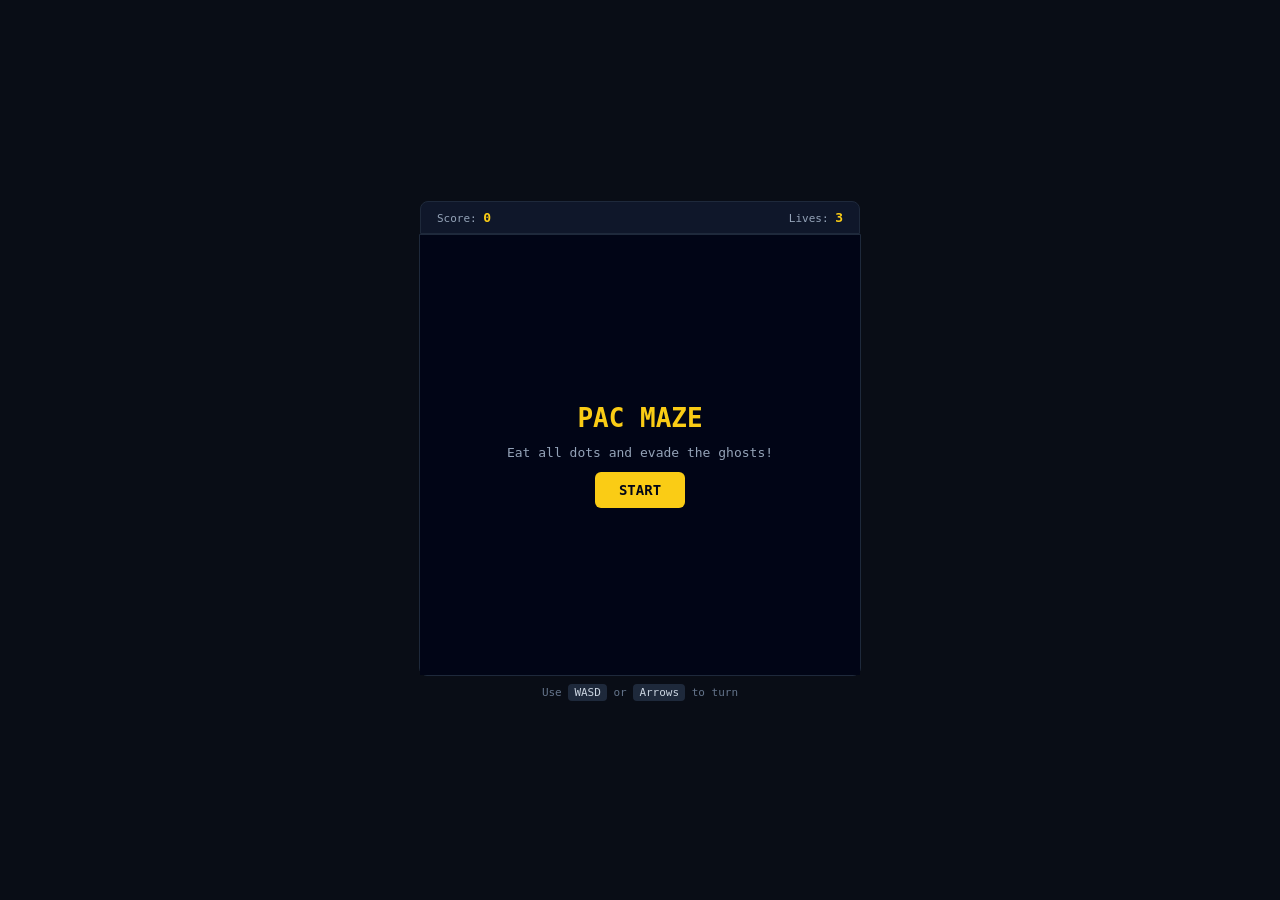
<file: games/pacmaze.html>
<!DOCTYPE html>
<html lang="en">
<head>
  <meta charset="UTF-8">
  <meta name="viewport" content="width=device-width, initial-scale=1.0, maximum-scale=1.0, user-scalable=no">
  <title>Pac Maze</title>
  <style>
    * { box-sizing: border-box; margin: 0; padding: 0; user-select: none; }
    body {
      background: #090d16;
      color: #f1f5f9;
      font-family: 'JetBrains Mono', monospace, -apple-system, sans-serif;
      display: flex;
      flex-direction: column;
      align-items: center;
      justify-content: center;
      min-height: 100vh;
      overflow: hidden;
      padding: 10px;
    }
    .hud {
      display: flex;
      justify-content: space-between;
      width: 100%;
      max-width: 440px;
      padding: 8px 16px;
      font-size: 13px;
      background: #0f172a;
      border: 1px solid #1e293b;
      border-radius: 8px 8px 0 0;
    }
    .hud-label { color: #94a3b8; font-size: 11px; }
    .hud-val { color: #facc15; font-weight: bold; }
    #wrap {
      position: relative;
      background: #020617;
      border: 1px solid #1e293b;
      border-radius: 0 0 8px 8px;
    }
    canvas { display: block; }
    .overlay {
      position: absolute;
      inset: 0;
      background: rgba(2, 6, 23, 0.88);
      display: flex;
      flex-direction: column;
      align-items: center;
      justify-content: center;
      gap: 12px;
      backdrop-filter: blur(4px);
    }
    .title { font-size: 26px; font-weight: 800; color: #facc15; }
    .btn {
      padding: 10px 24px;
      background: #facc15;
      color: #020617;
      border: none;
      border-radius: 6px;
      font-weight: 700;
      font-size: 14px;
      cursor: pointer;
      font-family: inherit;
    }
    .btn:hover { background: #fde047; }
    .hint { margin-top: 10px; font-size: 11px; color: #64748b; }
    .key { background: #1e293b; padding: 2px 6px; border-radius: 4px; color: #cbd5e1; }
  </style>
</head>
<body>
  <div class="hud">
    <div><span class="hud-label">Score: </span><span id="score" class="hud-val">0</span></div>
    <div><span class="hud-label">Lives: </span><span id="lives" class="hud-val">3</span></div>
  </div>

  <div id="wrap">
    <canvas id="c" width="440" height="440"></canvas>
    <div id="overlay" class="overlay">
      <div id="overlay-title" class="title">PAC MAZE</div>
      <div id="overlay-msg" style="color: #94a3b8; font-size: 13px;">Eat all dots and evade the ghosts!</div>
      <button id="start-btn" class="btn">START</button>
    </div>
  </div>

  <div class="hint">Use <span class="key">WASD</span> or <span class="key">Arrows</span> to turn</div>

  <script>
    const canvas = document.getElementById('c');
    const ctx = canvas.getContext('2d');
    const scoreEl = document.getElementById('score');
    const livesEl = document.getElementById('lives');
    const overlay = document.getElementById('overlay');
    const overlayTitle = document.getElementById('overlay-title');
    const overlayMsg = document.getElementById('overlay-msg');
    const startBtn = document.getElementById('start-btn');

    const MAP = [
      [1,1,1,1,1,1,1,1,1,1,1],
      [1,2,2,2,1,2,2,2,2,2,1],
      [1,3,1,2,1,2,1,1,1,2,1],
      [1,2,1,2,2,2,2,2,1,2,1],
      [1,2,1,1,0,0,1,2,1,2,1],
      [1,2,2,2,0,0,2,2,2,2,1],
      [1,2,1,1,1,1,1,2,1,2,1],
      [1,2,2,2,2,2,2,2,1,2,1],
      [1,3,1,1,2,1,1,2,1,3,1],
      [1,2,2,2,2,2,2,2,2,2,1],
      [1,1,1,1,1,1,1,1,1,1,1]
    ];

    const TILE = 40;
    let grid = [];
    let player = { x: 5, y: 7, dirX: 0, dirY: 0, nextX: 0, nextY: 0, mouth: 0.2 };
    let ghosts = [];
    let score = 0;
    let lives = 3;
    let running = false;
    let powerTimer = 0;

    function reset() {
      grid = MAP.map(r => [...r]);
      player = { x: 5, y: 7, dirX: 0, dirY: 0, nextX: 0, nextY: 0, mouth: 0.2 };
      ghosts = [
        { x: 4, y: 4, color: '#ef4444', dirX: 0, dirY: -1 },
        { x: 5, y: 4, color: '#06b6d4', dirX: 1, dirY: 0 },
        { x: 4, y: 5, color: '#f43f5e', dirX: -1, dirY: 0 }
      ];
      score = 0;
      lives = 3;
      powerTimer = 0;
      scoreEl.textContent = '0';
      livesEl.textContent = '3';
      running = true;
      overlay.style.display = 'none';
    }

    function canMove(gx, gy) {
      if (gx < 0 || gx >= 11 || gy < 0 || gy >= 11) return false;
      return grid[gy][gx] !== 1;
    }

    let tick = 0;
    function update() {
      if (!running) return;
      tick++;

      if (tick % 10 === 0) {
        // Player turn
        if (canMove(player.x + player.nextX, player.y + player.nextY)) {
          player.dirX = player.nextX;
          player.dirY = player.nextY;
        }

        if (canMove(player.x + player.dirX, player.y + player.dirY)) {
          player.x += player.dirX;
          player.y += player.dirY;
        }

        // Eat pellet
        if (grid[player.y][player.x] === 2) {
          grid[player.y][player.x] = 0;
          score += 10;
          scoreEl.textContent = score;
        } else if (grid[player.y][player.x] === 3) {
          grid[player.y][player.x] = 0;
          score += 50;
          scoreEl.textContent = score;
          powerTimer = 50;
        }

        if (powerTimer > 0) powerTimer--;

        // Check if all dots eaten
        let dots = 0;
        for (let r = 0; r < 11; r++) {
          for (let c = 0; c < 11; c++) {
            if (grid[r][c] === 2 || grid[r][c] === 3) dots++;
          }
        }
        if (dots === 0) {
          running = false;
          overlayTitle.textContent = 'MAZE CLEARED!';
          overlayMsg.textContent = 'Score: ' + score;
          startBtn.textContent = 'PLAY AGAIN';
          overlay.style.display = 'flex';
          return;
        }

        // Ghost AI
        ghosts.forEach(g => {
          const dirs = [
            { x: 1, y: 0 }, { x: -1, y: 0 }, { x: 0, y: 1 }, { x: 0, y: -1 }
          ].filter(d => canMove(g.x + d.x, g.y + d.y) && !(d.x === -g.dirX && d.y === -g.dirY));

          if (dirs.length > 0) {
            const chosen = dirs[Math.floor(Math.random() * dirs.length)];
            g.dirX = chosen.x;
            g.dirY = chosen.y;
          }
          g.x += g.dirX;
          g.y += g.dirY;

          // Collision
          if (g.x === player.x && g.y === player.y) {
            if (powerTimer > 0) {
              g.x = 5;
              g.y = 4;
              score += 200;
              scoreEl.textContent = score;
            } else {
              lives--;
              livesEl.textContent = lives;
              player.x = 5;
              player.y = 7;
              player.dirX = 0;
              player.dirY = 0;
              if (lives <= 0) {
                running = false;
                overlayTitle.textContent = 'GAME OVER';
                overlayMsg.textContent = 'Final Score: ' + score;
                startBtn.textContent = 'RETRY';
                overlay.style.display = 'flex';
              }
            }
          }
        });
      }
    }

    function draw() {
      ctx.fillStyle = '#020617';
      ctx.fillRect(0, 0, canvas.width, canvas.height);

      // Draw map
      for (let r = 0; r < 11; r++) {
        for (let c = 0; c < 11; c++) {
          const cell = grid[r][c];
          const x = c * TILE;
          const y = r * TILE;

          if (cell === 1) {
            ctx.fillStyle = '#1e3a8a';
            ctx.fillRect(x + 2, y + 2, TILE - 4, TILE - 4);
            ctx.strokeStyle = '#3b82f6';
            ctx.strokeRect(x + 2, y + 2, TILE - 4, TILE - 4);
          } else if (cell === 2) {
            ctx.fillStyle = '#fde047';
            ctx.beginPath();
            ctx.arc(x + TILE/2, y + TILE/2, 3, 0, Math.PI * 2);
            ctx.fill();
          } else if (cell === 3) {
            ctx.fillStyle = '#fde047';
            ctx.beginPath();
            ctx.arc(x + TILE/2, y + TILE/2, 7, 0, Math.PI * 2);
            ctx.fill();
          }
        }
      }

      // Ghosts
      ghosts.forEach(g => {
        ctx.fillStyle = powerTimer > 0 ? (powerTimer < 15 && tick % 4 < 2 ? '#fff' : '#3b82f6') : g.color;
        const gx = g.x * TILE + TILE / 2;
        const gy = g.y * TILE + TILE / 2;
        ctx.beginPath();
        ctx.arc(gx, gy, 12, Math.PI, 0, false);
        ctx.lineTo(gx + 12, gy + 12);
        ctx.lineTo(gx - 12, gy + 12);
        ctx.closePath();
        ctx.fill();

        // Eyes
        ctx.fillStyle = '#fff';
        ctx.beginPath();
        ctx.arc(gx - 4, gy - 2, 3, 0, Math.PI * 2);
        ctx.arc(gx + 4, gy - 2, 3, 0, Math.PI * 2);
        ctx.fill();
      });

      // Player Pacman
      const px = player.x * TILE + TILE / 2;
      const py = player.y * TILE + TILE / 2;
      ctx.fillStyle = '#facc15';
      let angle = 0;
      if (player.dirX === 1) angle = 0;
      else if (player.dirX === -1) angle = Math.PI;
      else if (player.dirY === 1) angle = Math.PI / 2;
      else if (player.dirY === -1) angle = -Math.PI / 2;

      const mouthOpen = (tick % 6 < 3) ? 0.35 : 0.05;
      ctx.beginPath();
      ctx.arc(px, py, 13, angle + mouthOpen, angle + Math.PI * 2 - mouthOpen);
      ctx.lineTo(px, py);
      ctx.fill();
    }

    function loop() {
      update();
      draw();
      requestAnimationFrame(loop);
    }

    window.addEventListener('keydown', e => {
      const k = e.key.toLowerCase();
      if (k === 'arrowup' || k === 'w') { player.nextX = 0; player.nextY = -1; }
      else if (k === 'arrowdown' || k === 's') { player.nextX = 0; player.nextY = 1; }
      else if (k === 'arrowleft' || k === 'a') { player.nextX = -1; player.nextY = 0; }
      else if (k === 'arrowright' || k === 'd') { player.nextX = 1; player.nextY = 0; }
    });

    startBtn.addEventListener('click', reset);
    loop();
  </script>
</body>
</html>
</file>
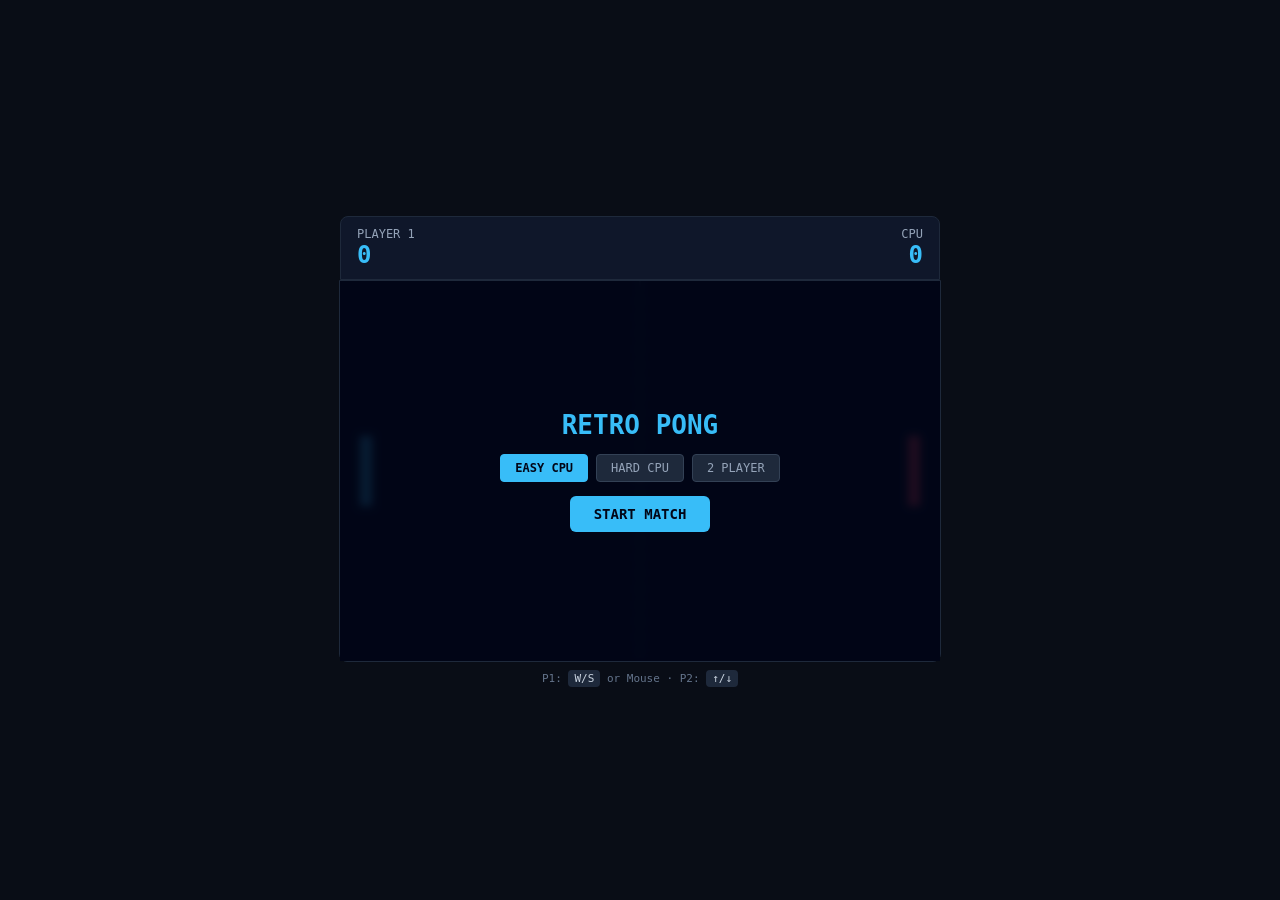
<file: games/pong.html>
<!DOCTYPE html>
<html lang="en">
<head>
  <meta charset="UTF-8">
  <meta name="viewport" content="width=device-width, initial-scale=1.0, maximum-scale=1.0, user-scalable=no">
  <title>Retro Pong</title>
  <style>
    * { box-sizing: border-box; margin: 0; padding: 0; user-select: none; }
    body {
      background: #090d16;
      color: #f1f5f9;
      font-family: 'JetBrains Mono', monospace, -apple-system, sans-serif;
      display: flex;
      flex-direction: column;
      align-items: center;
      justify-content: center;
      min-height: 100vh;
      overflow: hidden;
      padding: 10px;
    }
    .hud {
      display: flex;
      justify-content: space-between;
      width: 100%;
      max-width: 600px;
      padding: 10px 16px;
      font-size: 16px;
      background: #0f172a;
      border: 1px solid #1e293b;
      border-radius: 8px 8px 0 0;
    }
    .hud-name { color: #94a3b8; font-size: 12px; }
    .hud-score { font-size: 24px; font-weight: 800; color: #38bdf8; }
    #canvas-wrap {
      position: relative;
      background: #020617;
      border: 1px solid #1e293b;
      border-radius: 0 0 8px 8px;
    }
    canvas { display: block; }
    .overlay {
      position: absolute;
      inset: 0;
      background: rgba(2, 6, 23, 0.88);
      display: flex;
      flex-direction: column;
      align-items: center;
      justify-content: center;
      gap: 14px;
      backdrop-filter: blur(4px);
    }
    .title { font-size: 26px; font-weight: 800; color: #38bdf8; }
    .mode-select { display: flex; gap: 8px; }
    .mode-btn {
      padding: 6px 14px;
      background: #1e293b;
      border: 1px solid #334155;
      color: #94a3b8;
      border-radius: 4px;
      font-size: 12px;
      cursor: pointer;
      font-family: inherit;
    }
    .mode-btn.active {
      background: #38bdf8;
      color: #020617;
      border-color: #38bdf8;
      font-weight: bold;
    }
    .play-btn {
      padding: 10px 24px;
      background: #38bdf8;
      color: #020617;
      border: none;
      border-radius: 6px;
      font-weight: 700;
      font-size: 14px;
      cursor: pointer;
      font-family: inherit;
    }
    .play-btn:hover { background: #7dd3fc; }
    .hint { margin-top: 10px; font-size: 11px; color: #64748b; }
    .key { background: #1e293b; padding: 2px 6px; border-radius: 4px; color: #cbd5e1; }
  </style>
</head>
<body>
  <div class="hud">
    <div>
      <div class="hud-name">PLAYER 1</div>
      <div id="p1-score" class="hud-score">0</div>
    </div>
    <div style="text-align: right;">
      <div id="p2-label" class="hud-name">CPU</div>
      <div id="p2-score" class="hud-score">0</div>
    </div>
  </div>

  <div id="canvas-wrap">
    <canvas id="pong" width="600" height="380"></canvas>
    <div id="overlay" class="overlay">
      <div class="title" id="overlay-title">RETRO PONG</div>
      <div class="mode-select">
        <button class="mode-btn active" data-mode="cpu-easy">EASY CPU</button>
        <button class="mode-btn" data-mode="cpu-hard">HARD CPU</button>
        <button class="mode-btn" data-mode="2p">2 PLAYER</button>
      </div>
      <button class="play-btn" id="start-btn">START MATCH</button>
    </div>
  </div>

  <div class="hint">
    P1: <span class="key">W/S</span> or Mouse · P2: <span class="key">↑/↓</span>
  </div>

  <script>
    const canvas = document.getElementById('pong');
    const ctx = canvas.getContext('2d');
    const p1ScoreEl = document.getElementById('p1-score');
    const p2ScoreEl = document.getElementById('p2-score');
    const p2Label = document.getElementById('p2-label');
    const overlay = document.getElementById('overlay');
    const overlayTitle = document.getElementById('overlay-title');
    const startBtn = document.getElementById('start-btn');
    const modeBtns = document.querySelectorAll('.mode-btn');

    let mode = 'cpu-easy';
    let running = false;
    let p1Score = 0;
    let p2Score = 0;
    const WIN_SCORE = 7;

    const pWidth = 12;
    const pHeight = 70;
    let p1 = { x: 20, y: 155, vy: 0 };
    let p2 = { x: canvas.width - 32, y: 155, vy: 0 };
    let ball = { x: 300, y: 190, vx: 5, vy: 3, r: 6 };

    const keys = {};
    window.addEventListener('keydown', e => keys[e.code] = true);
    window.addEventListener('keyup', e => keys[e.code] = false);

    canvas.addEventListener('mousemove', e => {
      const rect = canvas.getBoundingClientRect();
      const my = e.clientY - rect.top;
      p1.y = Math.max(0, Math.min(canvas.height - pHeight, my - pHeight / 2));
    });

    modeBtns.forEach(btn => {
      btn.addEventListener('click', () => {
        modeBtns.forEach(b => b.classList.remove('active'));
        btn.classList.add('active');
        mode = btn.dataset.mode;
        p2Label.textContent = mode === '2p' ? 'PLAYER 2' : 'CPU';
      });
    });

    function resetBall(servingTo = 1) {
      ball.x = canvas.width / 2;
      ball.y = canvas.height / 2;
      const angle = (Math.random() * 0.8 - 0.4);
      const speed = 5.5;
      ball.vx = (servingTo === 1 ? -1 : 1) * speed * Math.cos(angle);
      ball.vy = speed * Math.sin(angle);
    }

    function start() {
      p1Score = 0;
      p2Score = 0;
      p1ScoreEl.textContent = '0';
      p2ScoreEl.textContent = '0';
      p1.y = (canvas.height - pHeight) / 2;
      p2.y = (canvas.height - pHeight) / 2;
      resetBall();
      running = true;
      overlay.style.display = 'none';
    }

    function update() {
      if (!running) return;

      // P1 controls keyboard
      if (keys['KeyW'] || keys['ArrowUp'] && mode !== '2p') p1.y -= 6;
      if (keys['KeyS'] || keys['ArrowDown'] && mode !== '2p') p1.y += 6;
      p1.y = Math.max(0, Math.min(canvas.height - pHeight, p1.y));

      // P2 controls or AI
      if (mode === '2p') {
        if (keys['ArrowUp']) p2.y -= 6;
        if (keys['ArrowDown']) p2.y += 6;
      } else {
        const speed = mode === 'cpu-hard' ? 5.2 : 3.4;
        const target = ball.y - pHeight / 2;
        if (p2.y < target - 6) p2.y += speed;
        else if (p2.y > target + 6) p2.y -= speed;
      }
      p2.y = Math.max(0, Math.min(canvas.height - pHeight, p2.y));

      // Move ball
      ball.x += ball.vx;
      ball.y += ball.vy;

      // Top / bottom bounce
      if (ball.y - ball.r < 0) { ball.y = ball.r; ball.vy *= -1; }
      if (ball.y + ball.r > canvas.height) { ball.y = canvas.height - ball.r; ball.vy *= -1; }

      // Paddle 1 hit
      if (ball.x - ball.r < p1.x + pWidth && ball.x + ball.r > p1.x &&
          ball.y > p1.y && ball.y < p1.y + pHeight) {
        ball.x = p1.x + pWidth + ball.r;
        const relativeIntersectY = (p1.y + pHeight / 2) - ball.y;
        const bounceAngle = (relativeIntersectY / (pHeight / 2)) * (Math.PI / 3);
        const currentSpeed = Math.min(10, Math.hypot(ball.vx, ball.vy) * 1.05);
        ball.vx = currentSpeed * Math.cos(bounceAngle);
        ball.vy = currentSpeed * -Math.sin(bounceAngle);
      }

      // Paddle 2 hit
      if (ball.x + ball.r > p2.x && ball.x - ball.r < p2.x + pWidth &&
          ball.y > p2.y && ball.y < p2.y + pHeight) {
        ball.x = p2.x - ball.r;
        const relativeIntersectY = (p2.y + pHeight / 2) - ball.y;
        const bounceAngle = (relativeIntersectY / (pHeight / 2)) * (Math.PI / 3);
        const currentSpeed = Math.min(10, Math.hypot(ball.vx, ball.vy) * 1.05);
        ball.vx = -currentSpeed * Math.cos(bounceAngle);
        ball.vy = currentSpeed * -Math.sin(bounceAngle);
      }

      // Score check
      if (ball.x < 0) {
        p2Score++;
        p2ScoreEl.textContent = p2Score;
        checkWin();
        resetBall(2);
      } else if (ball.x > canvas.width) {
        p1Score++;
        p1ScoreEl.textContent = p1Score;
        checkWin();
        resetBall(1);
      }
    }

    function checkWin() {
      if (p1Score >= WIN_SCORE || p2Score >= WIN_SCORE) {
        running = false;
        overlayTitle.textContent = p1Score >= WIN_SCORE ? 'PLAYER 1 WINS!' : (mode === '2p' ? 'PLAYER 2 WINS!' : 'CPU WINS!');
        startBtn.textContent = 'PLAY AGAIN';
        overlay.style.display = 'flex';
      }
    }

    function draw() {
      ctx.fillStyle = '#020617';
      ctx.fillRect(0, 0, canvas.width, canvas.height);

      // Center net
      ctx.strokeStyle = '#1e293b';
      ctx.setLineDash([8, 8]);
      ctx.lineWidth = 2;
      ctx.beginPath();
      ctx.moveTo(canvas.width / 2, 0);
      ctx.lineTo(canvas.width / 2, canvas.height);
      ctx.stroke();
      ctx.setLineDash([]);

      // Paddles
      ctx.fillStyle = '#38bdf8';
      ctx.fillRect(p1.x, p1.y, pWidth, pHeight);

      ctx.fillStyle = '#f43f5e';
      ctx.fillRect(p2.x, p2.y, pWidth, pHeight);

      // Ball
      ctx.fillStyle = '#ffffff';
      ctx.beginPath();
      ctx.arc(ball.x, ball.y, ball.r, 0, Math.PI * 2);
      ctx.fill();
    }

    function loop() {
      update();
      draw();
      requestAnimationFrame(loop);
    }

    startBtn.addEventListener('click', start);
    loop();
  </script>
</body>
</html>
</file>
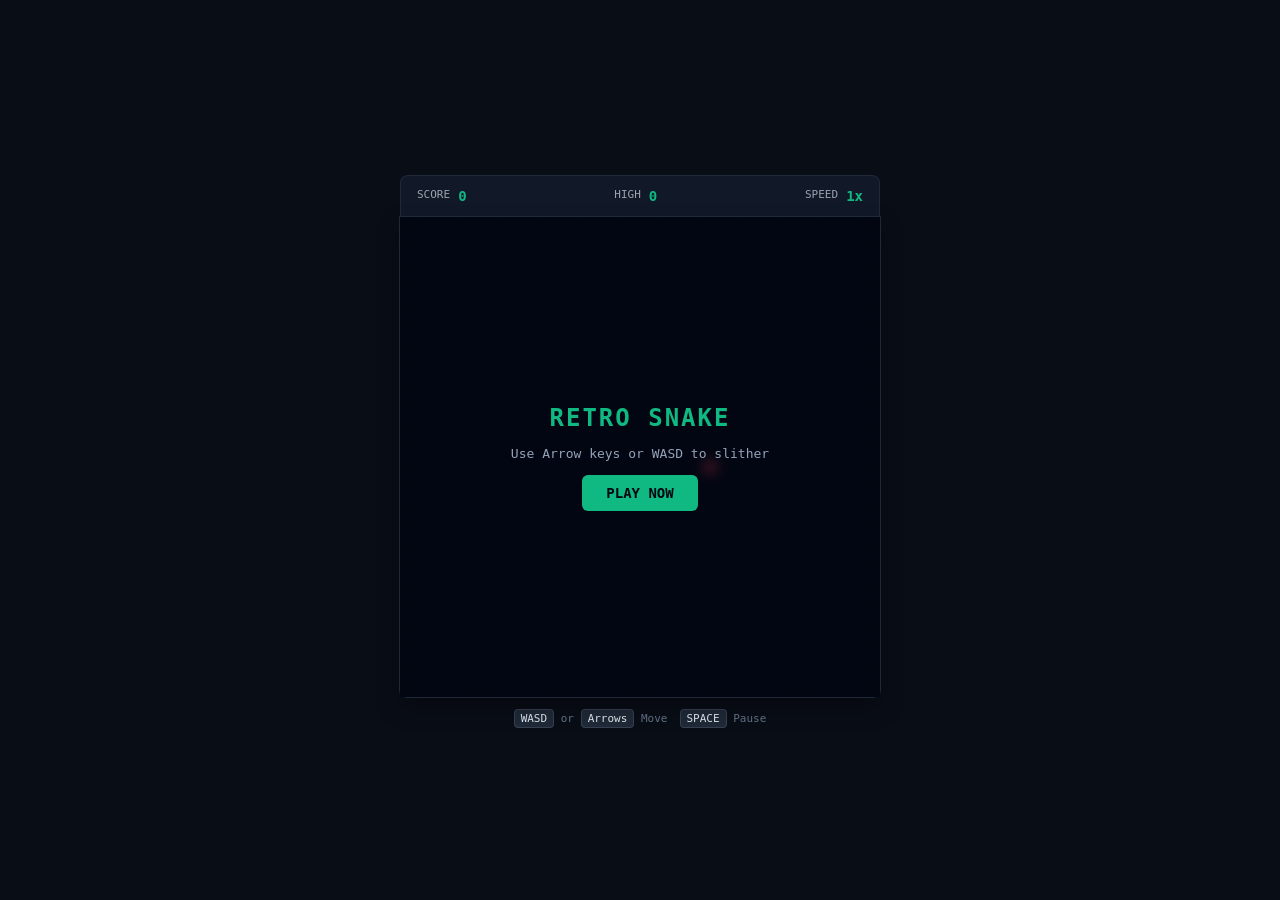
<file: games/snake.html>
<!DOCTYPE html>
<html lang="en">
<head>
  <meta charset="UTF-8">
  <meta name="viewport" content="width=device-width, initial-scale=1.0, maximum-scale=1.0, user-scalable=no">
  <title>Retro Snake</title>
  <style>
    * { box-sizing: border-box; margin: 0; padding: 0; user-select: none; }
    body {
      background: #090d16;
      color: #f1f5f9;
      font-family: 'JetBrains Mono', monospace, -apple-system, sans-serif;
      display: flex;
      flex-direction: column;
      align-items: center;
      justify-content: center;
      min-height: 100vh;
      overflow: hidden;
    }
    .hud {
      display: flex;
      justify-content: space-between;
      width: 100%;
      max-width: 480px;
      padding: 12px 16px;
      font-size: 14px;
      background: #111827;
      border: 1px solid #1f2937;
      border-bottom: none;
      border-radius: 8px 8px 0 0;
    }
    .hud-item { display: flex; gap: 8px; }
    .hud-label { color: #9ca3af; text-transform: uppercase; font-size: 11px; }
    .hud-val { color: #10b981; font-weight: bold; }
    #canvas-wrap {
      position: relative;
      background: #030712;
      border: 1px solid #1f2937;
      border-radius: 0 0 8px 8px;
      box-shadow: 0 10px 25px -5px rgba(0, 0, 0, 0.5);
    }
    canvas { display: block; image-rendering: pixelated; }
    .overlay {
      position: absolute;
      inset: 0;
      background: rgba(3, 7, 18, 0.85);
      display: flex;
      flex-direction: column;
      align-items: center;
      justify-content: center;
      gap: 14px;
      backdrop-filter: blur(4px);
    }
    .title { font-size: 24px; font-weight: 800; color: #10b981; letter-spacing: 2px; }
    .subtitle { font-size: 13px; color: #94a3b8; }
    .btn {
      padding: 10px 24px;
      background: #10b981;
      color: #030712;
      border: none;
      border-radius: 6px;
      font-weight: 700;
      font-size: 14px;
      cursor: pointer;
      font-family: inherit;
      transition: all 0.15s ease;
    }
    .btn:hover { background: #34d399; transform: translateY(-1px); }
    .controls-hint {
      margin-top: 14px;
      font-size: 11px;
      color: #64748b;
      display: flex;
      gap: 12px;
    }
    .key {
      background: #1f2937;
      border: 1px solid #374151;
      padding: 2px 6px;
      border-radius: 4px;
      color: #e2e8f0;
    }
  </style>
</head>
<body>
  <div class="hud">
    <div class="hud-item">
      <span class="hud-label">Score</span>
      <span id="score" class="hud-val">0</span>
    </div>
    <div class="hud-item">
      <span class="hud-label">High</span>
      <span id="best" class="hud-val">0</span>
    </div>
    <div class="hud-item">
      <span class="hud-label">Speed</span>
      <span id="speed" class="hud-val">1x</span>
    </div>
  </div>

  <div id="canvas-wrap">
    <canvas id="game" width="480" height="480"></canvas>
    <div id="overlay" class="overlay">
      <div class="title" id="overlay-title">RETRO SNAKE</div>
      <div class="subtitle" id="overlay-msg">Use Arrow keys or WASD to slither</div>
      <button class="btn" id="start-btn">PLAY NOW</button>
    </div>
  </div>

  <div class="controls-hint">
    <span><span class="key">WASD</span> or <span class="key">Arrows</span> Move</span>
    <span><span class="key">SPACE</span> Pause</span>
  </div>

  <script>
    const canvas = document.getElementById('game');
    const ctx = canvas.getContext('2d');
    const scoreEl = document.getElementById('score');
    const bestEl = document.getElementById('best');
    const speedEl = document.getElementById('speed');
    const overlay = document.getElementById('overlay');
    const overlayTitle = document.getElementById('overlay-title');
    const overlayMsg = document.getElementById('overlay-msg');
    const startBtn = document.getElementById('start-btn');

    // Audio synthesizer
    const audioCtx = new (window.AudioContext || window.webkitAudioContext)();
    function beep(freq, duration = 0.08, type = 'square') {
      try {
        if (audioCtx.state === 'suspended') audioCtx.resume();
        const osc = audioCtx.createOscillator();
        const gain = audioCtx.createGain();
        osc.type = type;
        osc.frequency.value = freq;
        gain.gain.setValueAtTime(0.08, audioCtx.currentTime);
        gain.gain.exponentialRampToValueAtTime(0.001, audioCtx.currentTime + duration);
        osc.connect(gain);
        gain.connect(audioCtx.destination);
        osc.start();
        osc.stop(audioCtx.currentTime + duration);
      } catch (e) {}
    }

    const GRID = 20;
    const TILES = canvas.width / GRID;

    let snake = [];
    let dir = { x: 1, y: 0 };
    let nextDir = { x: 1, y: 0 };
    let food = { x: 15, y: 12 };
    let score = 0;
    let best = parseInt(localStorage.getItem('firestudeo_snake_best') || '0', 10);
    bestEl.textContent = best;
    let running = false;
    let paused = false;
    let tickSpeed = 110;
    let lastTick = 0;

    function resetGame() {
      snake = [
        { x: 10, y: 12 },
        { x: 9, y: 12 },
        { x: 8, y: 12 }
      ];
      dir = { x: 1, y: 0 };
      nextDir = { x: 1, y: 0 };
      score = 0;
      scoreEl.textContent = '0';
      tickSpeed = 110;
      speedEl.textContent = '1x';
      spawnFood();
      running = true;
      paused = false;
      overlay.style.display = 'none';
    }

    function spawnFood() {
      let valid = false;
      while (!valid) {
        food = {
          x: Math.floor(Math.random() * TILES),
          y: Math.floor(Math.random() * TILES)
        };
        valid = !snake.some(segment => segment.x === food.x && segment.y === food.y);
      }
    }

    function gameOver() {
      running = false;
      beep(150, 0.3, 'sawtooth');
      if (score > best) {
        best = score;
        localStorage.setItem('firestudeo_snake_best', best);
        bestEl.textContent = best;
      }
      overlayTitle.textContent = 'GAME OVER';
      overlayMsg.textContent = 'Final Score: ' + score;
      startBtn.textContent = 'PLAY AGAIN';
      overlay.style.display = 'flex';
    }

    function update() {
      dir = { ...nextDir };
      const head = { x: snake[0].x + dir.x, y: snake[0].y + dir.y };

      // Wall collision
      if (head.x < 0 || head.x >= TILES || head.y < 0 || head.y >= TILES) {
        return gameOver();
      }

      // Self collision
      if (snake.some(seg => seg.x === head.x && seg.y === head.y)) {
        return gameOver();
      }

      snake.unshift(head);

      if (head.x === food.x && head.y === food.y) {
        score += 10;
        scoreEl.textContent = score;
        beep(520, 0.1, 'sine');
        spawnFood();

        // Speedup
        if (score % 50 === 0 && tickSpeed > 55) {
          tickSpeed -= 8;
          speedEl.textContent = (110 / tickSpeed).toFixed(1) + 'x';
        }
      } else {
        snake.pop();
      }
    }

    function draw() {
      ctx.fillStyle = '#030712';
      ctx.fillRect(0, 0, canvas.width, canvas.height);

      // Grid subtle lines
      ctx.strokeStyle = '#0f172a';
      ctx.lineWidth = 1;
      for (let i = 0; i <= canvas.width; i += GRID) {
        ctx.beginPath();
        ctx.moveTo(i, 0); ctx.lineTo(i, canvas.height);
        ctx.stroke();
        ctx.beginPath();
        ctx.moveTo(0, i); ctx.lineTo(canvas.width, i);
        ctx.stroke();
      }

      // Food
      ctx.fillStyle = '#f43f5e';
      ctx.shadowColor = '#f43f5e';
      ctx.shadowBlur = 10;
      ctx.beginPath();
      ctx.arc(food.x * GRID + GRID/2, food.y * GRID + GRID/2, GRID/2 - 2, 0, Math.PI * 2);
      ctx.fill();
      ctx.shadowBlur = 0;

      // Snake
      snake.forEach((seg, index) => {
        if (index === 0) {
          ctx.fillStyle = '#10b981';
          ctx.shadowColor = '#10b981';
          ctx.shadowBlur = 8;
        } else {
          ctx.fillStyle = index % 2 === 0 ? '#059669' : '#047857';
          ctx.shadowBlur = 0;
        }
        ctx.fillRect(seg.x * GRID + 1, seg.y * GRID + 1, GRID - 2, GRID - 2);
      });
      ctx.shadowBlur = 0;
    }

    function loop(time) {
      if (running && !paused) {
        if (time - lastTick >= tickSpeed) {
          update();
          lastTick = time;
        }
      }
      draw();
      requestAnimationFrame(loop);
    }

    window.addEventListener('keydown', (e) => {
      const k = e.key.toLowerCase();
      if ((k === 'arrowup' || k === 'w') && dir.y === 0) nextDir = { x: 0, y: -1 };
      else if ((k === 'arrowdown' || k === 's') && dir.y === 0) nextDir = { x: 0, y: 1 };
      else if ((k === 'arrowleft' || k === 'a') && dir.x === 0) nextDir = { x: -1, y: 0 };
      else if ((k === 'arrowright' || k === 'd') && dir.x === 0) nextDir = { x: 1, y: 0 };
      else if (k === ' ' && running) {
        paused = !paused;
        if (paused) {
          overlayTitle.textContent = 'PAUSED';
          overlayMsg.textContent = 'Press Space or click Resume to continue';
          startBtn.textContent = 'RESUME';
          overlay.style.display = 'flex';
        } else {
          overlay.style.display = 'none';
        }
      }
    });

    startBtn.addEventListener('click', () => {
      if (paused) {
        paused = false;
        overlay.style.display = 'none';
      } else {
        resetGame();
      }
    });

    requestAnimationFrame(loop);
  </script>
</body>
</html>
</file>
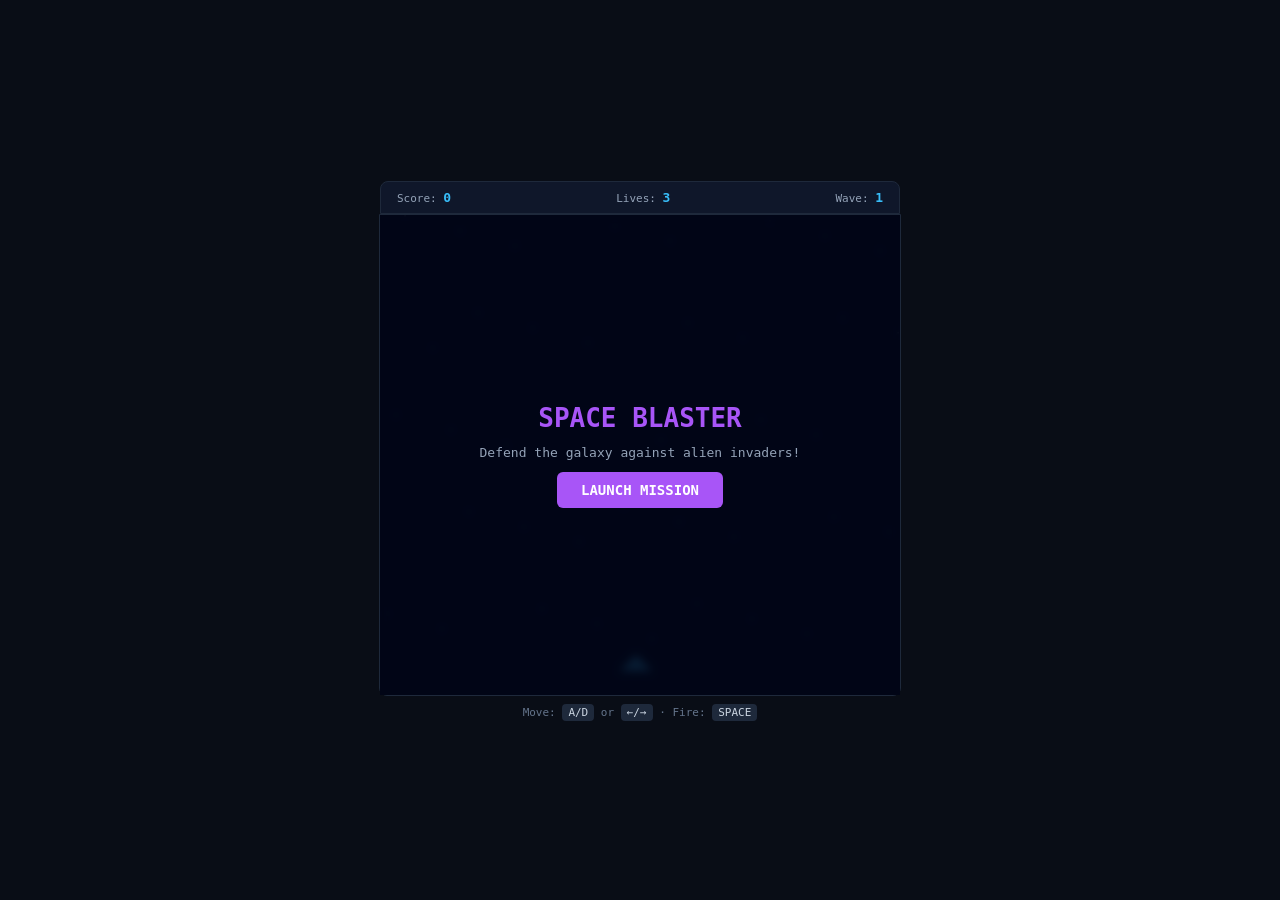
<file: games/space-invaders.html>
<!DOCTYPE html>
<html lang="en">
<head>
  <meta charset="UTF-8">
  <meta name="viewport" content="width=device-width, initial-scale=1.0, maximum-scale=1.0, user-scalable=no">
  <title>Space Blaster</title>
  <style>
    * { box-sizing: border-box; margin: 0; padding: 0; user-select: none; }
    body {
      background: #090d16;
      color: #f1f5f9;
      font-family: 'JetBrains Mono', monospace, -apple-system, sans-serif;
      display: flex;
      flex-direction: column;
      align-items: center;
      justify-content: center;
      min-height: 100vh;
      overflow: hidden;
      padding: 10px;
    }
    .hud {
      display: flex;
      justify-content: space-between;
      width: 100%;
      max-width: 520px;
      padding: 8px 16px;
      font-size: 13px;
      background: #0f172a;
      border: 1px solid #1e293b;
      border-radius: 8px 8px 0 0;
    }
    .hud-label { color: #94a3b8; font-size: 11px; }
    .hud-val { color: #38bdf8; font-weight: bold; }
    #wrap {
      position: relative;
      background: #020617;
      border: 1px solid #1e293b;
      border-radius: 0 0 8px 8px;
    }
    canvas { display: block; }
    .overlay {
      position: absolute;
      inset: 0;
      background: rgba(2, 6, 23, 0.88);
      display: flex;
      flex-direction: column;
      align-items: center;
      justify-content: center;
      gap: 12px;
      backdrop-filter: blur(4px);
    }
    .title { font-size: 26px; font-weight: 800; color: #a855f7; }
    .btn {
      padding: 10px 24px;
      background: #a855f7;
      color: #fff;
      border: none;
      border-radius: 6px;
      font-weight: 700;
      font-size: 14px;
      cursor: pointer;
      font-family: inherit;
    }
    .btn:hover { background: #c084fc; }
    .hint { margin-top: 10px; font-size: 11px; color: #64748b; }
    .key { background: #1e293b; padding: 2px 6px; border-radius: 4px; color: #cbd5e1; }
  </style>
</head>
<body>
  <div class="hud">
    <div><span class="hud-label">Score: </span><span id="score" class="hud-val">0</span></div>
    <div><span class="hud-label">Lives: </span><span id="lives" class="hud-val">3</span></div>
    <div><span class="hud-label">Wave: </span><span id="wave" class="hud-val">1</span></div>
  </div>

  <div id="wrap">
    <canvas id="c" width="520" height="480"></canvas>
    <div id="overlay" class="overlay">
      <div id="overlay-title" class="title">SPACE BLASTER</div>
      <div id="overlay-msg" style="color: #94a3b8; font-size: 13px;">Defend the galaxy against alien invaders!</div>
      <button id="start-btn" class="btn">LAUNCH MISSION</button>
    </div>
  </div>

  <div class="hint">
    Move: <span class="key">A/D</span> or <span class="key">←/→</span> · Fire: <span class="key">SPACE</span>
  </div>

  <script>
    const canvas = document.getElementById('c');
    const ctx = canvas.getContext('2d');
    const scoreEl = document.getElementById('score');
    const livesEl = document.getElementById('lives');
    const waveEl = document.getElementById('wave');
    const overlay = document.getElementById('overlay');
    const overlayTitle = document.getElementById('overlay-title');
    const overlayMsg = document.getElementById('overlay-msg');
    const startBtn = document.getElementById('start-btn');

    let player = { x: 240, y: 440, w: 32, h: 16, speed: 6 };
    let bullets = [];
    let enemyBullets = [];
    let enemies = [];
    let particles = [];
    let enemyDir = 1;
    let enemySpeed = 1;
    let score = 0;
    let lives = 3;
    let wave = 1;
    let running = false;
    let lastFire = 0;

    const keys = {};
    window.addEventListener('keydown', e => keys[e.code] = true);
    window.addEventListener('keyup', e => keys[e.code] = false);

    function initEnemies() {
      enemies = [];
      const rows = 4;
      const cols = 9;
      for (let r = 0; r < rows; r++) {
        for (let c = 0; c < cols; c++) {
          enemies.push({
            x: 60 + c * 44,
            y: 50 + r * 35,
            w: 24,
            h: 18,
            type: r,
            alive: true
          });
        }
      }
      enemySpeed = 0.8 + wave * 0.2;
    }

    function start() {
      score = 0;
      lives = 3;
      wave = 1;
      player.x = 240;
      bullets = [];
      enemyBullets = [];
      particles = [];
      scoreEl.textContent = '0';
      livesEl.textContent = '3';
      waveEl.textContent = '1';
      initEnemies();
      running = true;
      overlay.style.display = 'none';
    }

    function createExplosion(x, y, color) {
      for (let i = 0; i < 12; i++) {
        particles.push({
          x, y,
          vx: (Math.random() - 0.5) * 5,
          vy: (Math.random() - 0.5) * 5,
          life: 1,
          color
        });
      }
    }

    function update() {
      if (!running) return;

      // Player move
      if (keys['ArrowLeft'] || keys['KeyA']) player.x -= player.speed;
      if (keys['ArrowRight'] || keys['KeyD']) player.x += player.speed;
      player.x = Math.max(10, Math.min(canvas.width - player.w - 10, player.x));

      // Player fire
      if (keys['Space'] && performance.now() - lastFire > 220) {
        bullets.push({ x: player.x + player.w / 2, y: player.y, vy: -8 });
        lastFire = performance.now();
      }

      // Bullets
      for (let i = bullets.length - 1; i >= 0; i--) {
        const b = bullets[i];
        b.y += b.vy;
        if (b.y < 0) { bullets.splice(i, 1); continue; }

        // Hit enemy
        for (let e of enemies) {
          if (e.alive && b.x > e.x && b.x < e.x + e.w && b.y > e.y && b.y < e.y + e.h) {
            e.alive = false;
            bullets.splice(i, 1);
            score += 20 * (4 - e.type);
            scoreEl.textContent = score;
            createExplosion(e.x + e.w / 2, e.y + e.h / 2, '#c084fc');
            break;
          }
        }
      }

      // Enemy logic
      let edgeReached = false;
      let aliveCount = 0;
      for (let e of enemies) {
        if (!e.alive) continue;
        aliveCount++;
        e.x += enemyDir * enemySpeed;
        if (e.x < 15 || e.x + e.w > canvas.width - 15) {
          edgeReached = true;
        }

        // Alien reached bottom
        if (e.y + e.h >= player.y) {
          return gameOver();
        }

        // Alien shooting
        if (Math.random() < 0.0006 * wave) {
          enemyBullets.push({ x: e.x + e.w / 2, y: e.y + e.h, vy: 4 });
        }
      }

      if (edgeReached) {
        enemyDir *= -1;
        for (let e of enemies) e.y += 12;
      }

      // Check next wave
      if (aliveCount === 0) {
        wave++;
        waveEl.textContent = wave;
        initEnemies();
      }

      // Enemy bullets
      for (let i = enemyBullets.length - 1; i >= 0; i--) {
        const eb = enemyBullets[i];
        eb.y += eb.vy;
        if (eb.y > canvas.height) { enemyBullets.splice(i, 1); continue; }

        // Hit player
        if (eb.x > player.x && eb.x < player.x + player.w &&
            eb.y > player.y && eb.y < player.y + player.h) {
          enemyBullets.splice(i, 1);
          lives--;
          livesEl.textContent = lives;
          createExplosion(player.x + player.w / 2, player.y + player.h / 2, '#ef4444');
          if (lives <= 0) return gameOver();
        }
      }

      // Particles
      for (let i = particles.length - 1; i >= 0; i--) {
        const p = particles[i];
        p.x += p.vx;
        p.y += p.vy;
        p.life -= 0.04;
        if (p.life <= 0) particles.splice(i, 1);
      }
    }

    function gameOver() {
      running = false;
      overlayTitle.textContent = 'MISSION FAILED';
      overlayMsg.textContent = 'Score: ' + score + ' · Wave: ' + wave;
      startBtn.textContent = 'TRY AGAIN';
      overlay.style.display = 'flex';
    }

    function draw() {
      ctx.fillStyle = '#020617';
      ctx.fillRect(0, 0, canvas.width, canvas.height);

      // Starfield
      ctx.fillStyle = 'rgba(255, 255, 255, 0.4)';
      for (let i = 0; i < 40; i++) {
        const sx = (i * 73 + (performance.now() * 0.02)) % canvas.width;
        const sy = (i * 97) % canvas.height;
        ctx.fillRect(sx, sy, 1.5, 1.5);
      }

      // Player cannon
      ctx.fillStyle = '#38bdf8';
      ctx.beginPath();
      ctx.moveTo(player.x + player.w / 2, player.y);
      ctx.lineTo(player.x + player.w, player.y + player.h);
      ctx.lineTo(player.x, player.y + player.h);
      ctx.closePath();
      ctx.fill();

      // Bullets
      ctx.fillStyle = '#38bdf8';
      bullets.forEach(b => ctx.fillRect(b.x - 1.5, b.y, 3, 10));

      ctx.fillStyle = '#ef4444';
      enemyBullets.forEach(eb => ctx.fillRect(eb.x - 1.5, eb.y, 3, 8));

      // Enemies
      const alienColors = ['#f43f5e', '#a855f7', '#06b6d4', '#10b981'];
      enemies.forEach(e => {
        if (!e.alive) return;
        ctx.fillStyle = alienColors[e.type] || '#fff';
        ctx.fillRect(e.x + 3, e.y, e.w - 6, e.h);
        ctx.fillRect(e.x, e.y + 4, e.w, e.h - 8);
        ctx.fillStyle = '#020617';
        ctx.fillRect(e.x + 5, e.y + 4, 3, 4);
        ctx.fillRect(e.x + e.w - 8, e.y + 4, 3, 4);
      });

      // Particles
      particles.forEach(p => {
        ctx.fillStyle = p.color;
        ctx.globalAlpha = p.life;
        ctx.fillRect(p.x, p.y, 3, 3);
      });
      ctx.globalAlpha = 1;
    }

    function loop() {
      update();
      draw();
      requestAnimationFrame(loop);
    }

    startBtn.addEventListener('click', start);
    loop();
  </script>
</body>
</html>
</file>
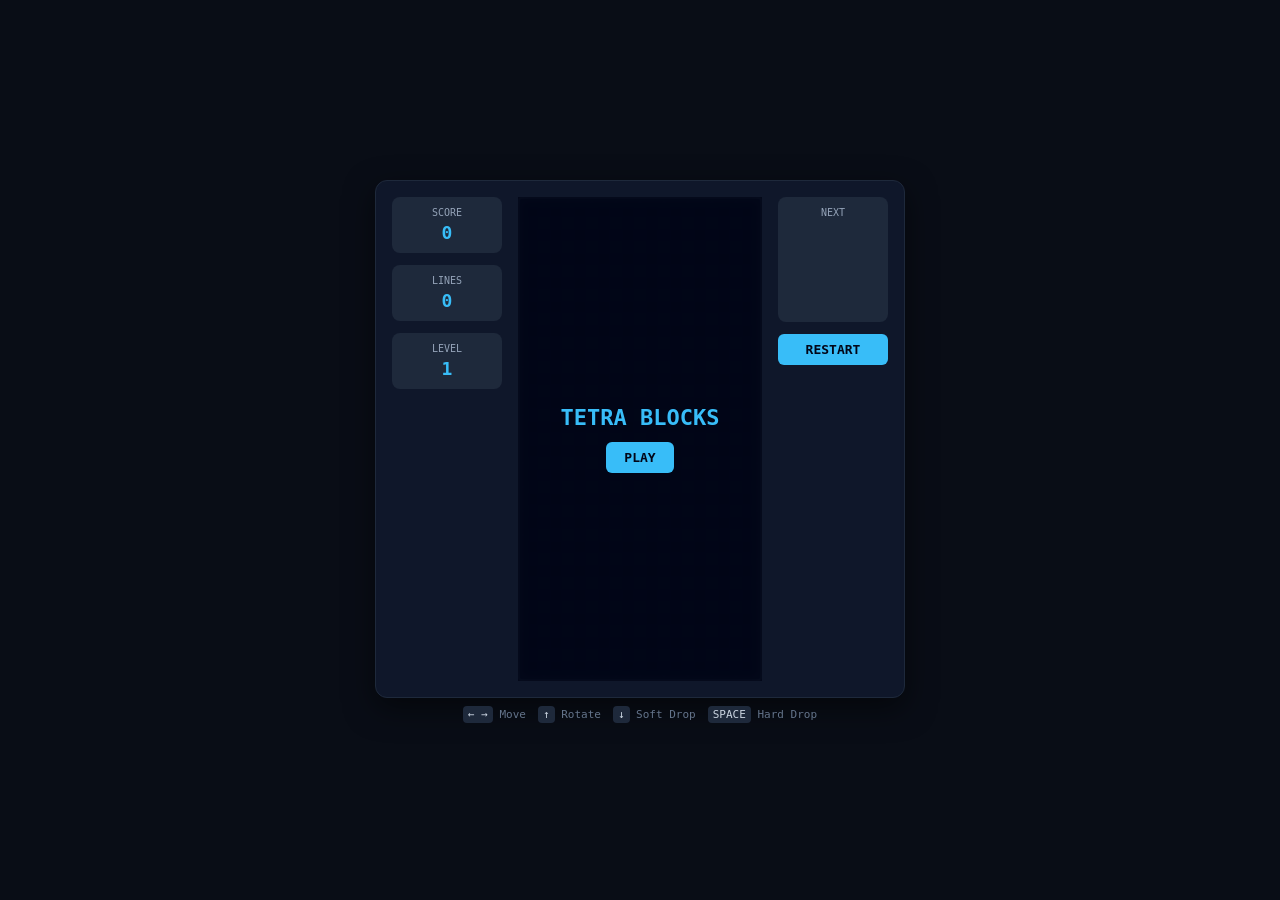
<file: games/tetris.html>
<!DOCTYPE html>
<html lang="en">
<head>
  <meta charset="UTF-8">
  <meta name="viewport" content="width=device-width, initial-scale=1.0, maximum-scale=1.0, user-scalable=no">
  <title>Tetra Blocks</title>
  <style>
    * { box-sizing: border-box; margin: 0; padding: 0; user-select: none; }
    body {
      background: #090d16;
      color: #f1f5f9;
      font-family: 'JetBrains Mono', monospace, -apple-system, sans-serif;
      display: flex;
      flex-direction: column;
      align-items: center;
      justify-content: center;
      min-height: 100vh;
      overflow: hidden;
      padding: 10px;
    }
    .layout {
      display: flex;
      gap: 16px;
      align-items: flex-start;
      background: #0f172a;
      padding: 16px;
      border-radius: 12px;
      border: 1px solid #1e293b;
      box-shadow: 0 10px 30px rgba(0,0,0,0.5);
    }
    .side {
      display: flex;
      flex-direction: column;
      gap: 12px;
      width: 110px;
    }
    .panel {
      background: #1e293b;
      padding: 10px;
      border-radius: 8px;
      text-align: center;
    }
    .panel-lbl { font-size: 10px; color: #94a3b8; text-transform: uppercase; margin-bottom: 4px; }
    .panel-val { font-size: 18px; font-weight: bold; color: #38bdf8; }
    .center-col {
      position: relative;
    }
    canvas {
      display: block;
      background: #020617;
      border: 2px solid #334155;
      border-radius: 4px;
    }
    .overlay {
      position: absolute;
      inset: 0;
      background: rgba(2, 6, 23, 0.88);
      display: flex;
      flex-direction: column;
      align-items: center;
      justify-content: center;
      gap: 12px;
      backdrop-filter: blur(4px);
    }
    .title { font-size: 22px; font-weight: 800; color: #38bdf8; text-align: center; }
    .btn {
      padding: 8px 18px;
      background: #38bdf8;
      color: #020617;
      border: none;
      border-radius: 6px;
      font-weight: 700;
      font-size: 13px;
      cursor: pointer;
      font-family: inherit;
    }
    .btn:hover { background: #7dd3fc; }
    .controls-hint {
      margin-top: 10px;
      font-size: 11px;
      color: #64748b;
      display: flex;
      gap: 12px;
    }
    .key { background: #1e293b; padding: 2px 5px; border-radius: 4px; color: #cbd5e1; }
  </style>
</head>
<body>
  <div class="layout">
    <div class="side">
      <div class="panel">
        <div class="panel-lbl">Score</div>
        <div id="score" class="panel-val">0</div>
      </div>
      <div class="panel">
        <div class="panel-lbl">Lines</div>
        <div id="lines" class="panel-val">0</div>
      </div>
      <div class="panel">
        <div class="panel-lbl">Level</div>
        <div id="level" class="panel-val">1</div>
      </div>
    </div>

    <div class="center-col">
      <canvas id="tetris" width="240" height="480"></canvas>
      <div id="overlay" class="overlay">
        <div class="title" id="overlay-title">TETRA BLOCKS</div>
        <button class="btn" id="start-btn">PLAY</button>
      </div>
    </div>

    <div class="side">
      <div class="panel">
        <div class="panel-lbl">Next</div>
        <canvas id="next" width="90" height="90" style="margin: 0 auto; background: transparent; border: none;"></canvas>
      </div>
      <button class="btn" id="restart-btn" style="width: 100%; margin-top: auto;">RESTART</button>
    </div>
  </div>

  <div class="controls-hint">
    <span><span class="key">← →</span> Move</span>
    <span><span class="key">↑</span> Rotate</span>
    <span><span class="key">↓</span> Soft Drop</span>
    <span><span class="key">SPACE</span> Hard Drop</span>
  </div>

  <script>
    const canvas = document.getElementById('tetris');
    const ctx = canvas.getContext('2d');
    const nextCanvas = document.getElementById('next');
    const nextCtx = nextCanvas.getContext('2d');
    const scoreEl = document.getElementById('score');
    const linesEl = document.getElementById('lines');
    const levelEl = document.getElementById('level');
    const overlay = document.getElementById('overlay');
    const overlayTitle = document.getElementById('overlay-title');
    const startBtn = document.getElementById('start-btn');
    const restartBtn = document.getElementById('restart-btn');

    const COLS = 10;
    const ROWS = 20;
    const BLOCK = 24;

    const COLORS = [
      null,
      '#06b6d4', // I - cyan
      '#3b82f6', // J - blue
      '#f97316', // L - orange
      '#eab308', // O - yellow
      '#10b981', // S - green
      '#a855f7', // T - purple
      '#ef4444'  // Z - red
    ];

    const PIECES = 'IJLOSTZ';
    const SHAPES = {
      'I': [[0,0,0,0],[1,1,1,1],[0,0,0,0],[0,0,0,0]],
      'J': [[2,0,0],[2,2,2],[0,0,0]],
      'L': [[0,0,3],[3,3,3],[0,0,0]],
      'O': [[4,4],[4,4]],
      'S': [[0,5,5],[5,5,0],[0,0,0]],
      'T': [[0,6,0],[6,6,6],[0,0,0]],
      'Z': [[7,7,0],[0,7,7],[0,0,0]]
    };

    let board = createMatrix(COLS, ROWS);
    let player = { pos: { x: 0, y: 0 }, matrix: null, score: 0, lines: 0, level: 1 };
    let nextPiece = null;
    let dropCounter = 0;
    let dropInterval = 800;
    let lastTime = 0;
    let isGameOver = true;

    function createMatrix(w, h) {
      const matrix = [];
      while (h--) matrix.push(new Array(w).fill(0));
      return matrix;
    }

    function createPiece(type) {
      return SHAPES[type].map(row => [...row]);
    }

    function collide(board, player) {
      const m = player.matrix;
      const o = player.pos;
      for (let y = 0; y < m.length; ++y) {
        for (let x = 0; x < m[y].length; ++x) {
          if (m[y][x] !== 0 && (board[y + o.y] && board[y + o.y][x + o.x]) !== 0) {
            return true;
          }
        }
      }
      return false;
    }

    function merge(board, player) {
      player.matrix.forEach((row, y) => {
        row.forEach((value, x) => {
          if (value !== 0) {
            board[y + player.pos.y][x + player.pos.x] = value;
          }
        });
      });
    }

    function rotate(matrix, dir) {
      for (let y = 0; y < matrix.length; ++y) {
        for (let x = 0; x < y; ++x) {
          [matrix[x][y], matrix[y][x]] = [matrix[y][x], matrix[x][y]];
        }
      }
      if (dir > 0) matrix.forEach(row => row.reverse());
      else matrix.reverse();
    }

    function playerRotate(dir) {
      const pos = player.pos.x;
      let offset = 1;
      rotate(player.matrix, dir);
      while (collide(board, player)) {
        player.pos.x += offset;
        offset = -(offset + (offset > 0 ? 1 : -1));
        if (offset > player.matrix[0].length) {
          rotate(player.matrix, -dir);
          player.pos.x = pos;
          return;
        }
      }
    }

    function playerMove(offset) {
      player.pos.x += offset;
      if (collide(board, player)) {
        player.pos.x -= offset;
      }
    }

    function playerDrop() {
      player.pos.y++;
      if (collide(board, player)) {
        player.pos.y--;
        merge(board, player);
        arenaSweep();
        playerReset();
      }
      dropCounter = 0;
    }

    function playerHardDrop() {
      while (!collide(board, player)) {
        player.pos.y++;
      }
      player.pos.y--;
      merge(board, player);
      arenaSweep();
      playerReset();
      dropCounter = 0;
    }

    function arenaSweep() {
      let rowCount = 0;
      outer: for (let y = board.length - 1; y >= 0; --y) {
        for (let x = 0; x < board[y].length; ++x) {
          if (board[y][x] === 0) continue outer;
        }
        const row = board.splice(y, 1)[0].fill(0);
        board.unshift(row);
        ++y;
        rowCount++;
      }
      if (rowCount > 0) {
        const points = [0, 100, 300, 500, 800];
        player.score += points[rowCount] * player.level;
        player.lines += rowCount;
        player.level = Math.floor(player.lines / 10) + 1;
        dropInterval = Math.max(120, 800 - (player.level - 1) * 65);
        updateScore();
      }
    }

    function playerReset() {
      const type = nextPiece || PIECES[Math.floor(Math.random() * PIECES.length)];
      nextPiece = PIECES[Math.floor(Math.random() * PIECES.length)];
      player.matrix = createPiece(type);
      player.pos.y = 0;
      player.pos.x = Math.floor(COLS / 2) - Math.floor(player.matrix[0].length / 2);

      drawNext();

      if (collide(board, player)) {
        isGameOver = true;
        overlayTitle.textContent = 'GAME OVER';
        startBtn.textContent = 'PLAY AGAIN';
        overlay.style.display = 'flex';
      }
    }

    function drawNext() {
      nextCtx.clearRect(0, 0, nextCanvas.width, nextCanvas.height);
      if (!nextPiece) return;
      const m = createPiece(nextPiece);
      const bSize = 18;
      const offX = (nextCanvas.width - m[0].length * bSize) / 2;
      const offY = (nextCanvas.height - m.length * bSize) / 2;
      m.forEach((row, y) => {
        row.forEach((val, x) => {
          if (val !== 0) {
            nextCtx.fillStyle = COLORS[val];
            nextCtx.fillRect(offX + x * bSize, offY + y * bSize, bSize - 1, bSize - 1);
          }
        });
      });
    }

    function updateScore() {
      scoreEl.textContent = player.score;
      linesEl.textContent = player.lines;
      levelEl.textContent = player.level;
    }

    function drawMatrix(matrix, offset, isGhost = false) {
      matrix.forEach((row, y) => {
        row.forEach((value, x) => {
          if (value !== 0) {
            if (isGhost) {
              ctx.fillStyle = 'rgba(255, 255, 255, 0.15)';
              ctx.fillRect((x + offset.x) * BLOCK, (y + offset.y) * BLOCK, BLOCK - 1, BLOCK - 1);
            } else {
              ctx.fillStyle = COLORS[value];
              ctx.fillRect((x + offset.x) * BLOCK, (y + offset.y) * BLOCK, BLOCK - 1, BLOCK - 1);
              // subtle highlight
              ctx.fillStyle = 'rgba(255, 255, 255, 0.2)';
              ctx.fillRect((x + offset.x) * BLOCK + 1, (y + offset.y) * BLOCK + 1, BLOCK - 3, 2);
            }
          }
        });
      });
    }

    function draw() {
      ctx.fillStyle = '#020617';
      ctx.fillRect(0, 0, canvas.width, canvas.height);

      // Grid lines
      ctx.strokeStyle = '#0f172a';
      ctx.lineWidth = 1;
      for (let x = 0; x <= canvas.width; x += BLOCK) {
        ctx.beginPath(); ctx.moveTo(x, 0); ctx.lineTo(x, canvas.height); ctx.stroke();
      }
      for (let y = 0; y <= canvas.height; y += BLOCK) {
        ctx.beginPath(); ctx.moveTo(0, y); ctx.lineTo(canvas.width, y); ctx.stroke();
      }

      drawMatrix(board, { x: 0, y: 0 });

      if (player.matrix && !isGameOver) {
        // Ghost piece
        let ghostY = player.pos.y;
        while (!collide(board, { matrix: player.matrix, pos: { x: player.pos.x, y: ghostY + 1 } })) {
          ghostY++;
        }
        drawMatrix(player.matrix, { x: player.pos.x, y: ghostY }, true);
        drawMatrix(player.matrix, player.pos);
      }
    }

    function update(time = 0) {
      const deltaTime = time - lastTime;
      lastTime = time;

      if (!isGameOver) {
        dropCounter += deltaTime;
        if (dropCounter > dropInterval) {
          playerDrop();
        }
      }

      draw();
      requestAnimationFrame(update);
    }

    function startGame() {
      board = createMatrix(COLS, ROWS);
      player.score = 0;
      player.lines = 0;
      player.level = 1;
      dropInterval = 800;
      updateScore();
      isGameOver = false;
      overlay.style.display = 'none';
      playerReset();
    }

    window.addEventListener('keydown', e => {
      if (isGameOver) return;
      if (e.code === 'ArrowLeft' || e.code === 'KeyA') { e.preventDefault(); playerMove(-1); }
      else if (e.code === 'ArrowRight' || e.code === 'KeyD') { e.preventDefault(); playerMove(1); }
      else if (e.code === 'ArrowDown' || e.code === 'KeyS') { e.preventDefault(); playerDrop(); }
      else if (e.code === 'ArrowUp' || e.code === 'KeyW') { e.preventDefault(); playerRotate(1); }
      else if (e.code === 'Space') { e.preventDefault(); playerHardDrop(); }
    });

    startBtn.addEventListener('click', startGame);
    restartBtn.addEventListener('click', startGame);

    update();
  </script>
</body>
</html>
</file>
<file: style.css>
/* firestudeo - Clean Modern Arcade Stylesheet */
:root {
  --bg-canvas: #030712;
  --bg-surface: #0f172a;
  --bg-card: #111827;
  --border-color: #1f2937;
  --border-hover: #374151;
  --text-main: #f8fafc;
  --text-muted: #94a3b8;
  --text-dim: #64748b;
  --accent-rose: #f43f5e;
  --accent-rose-hover: #e11d48;
  --accent-amber: #f59e0b;
  --accent-sky: #38bdf8;
  --accent-emerald: #10b981;
}

* {
  box-sizing: border-box;
  margin: 0;
  padding: 0;
}

body {
  background-color: var(--bg-canvas);
  color: var(--text-main);
  font-family: 'Plus Jakarta Sans', system-ui, -apple-system, sans-serif;
  line-height: 1.5;
  min-height: 100vh;
  display: flex;
  flex-direction: column;
}

a {
  color: inherit;
  text-decoration: none;
}

button {
  font-family: inherit;
  cursor: pointer;
  border: none;
  background: none;
}

input, select, textarea {
  font-family: inherit;
}

/* Scrollbars */
::-webkit-scrollbar {
  width: 8px;
  height: 8px;
}
::-webkit-scrollbar-track {
  background: #090d16;
}
::-webkit-scrollbar-thumb {
  background: #1e293b;
  border-radius: 4px;
}
::-webkit-scrollbar-thumb:hover {
  background: #334155;
}

.tabular-nums {
  font-variant-numeric: tabular-nums;
}

/* Header */
.header {
  position: sticky;
  top: 0;
  z-index: 40;
  background: rgba(3, 7, 18, 0.92);
  backdrop-filter: blur(12px);
  border-bottom: 1px solid var(--border-color);
}
.header-inner {
  max-width: 1280px;
  margin: 0 auto;
  padding: 0 1.5rem;
  height: 64px;
  display: flex;
  align-items: center;
  justify-content: space-between;
}
.brand {
  display: flex;
  align-items: center;
  gap: 0.6rem;
  font-size: 1.25rem;
  font-weight: 800;
  letter-spacing: -0.025em;
  color: #fff;
}
.brand-flame {
  display: inline-flex;
  align-items: center;
  justify-content: center;
  width: 34px;
  height: 34px;
  border-radius: 8px;
  background: linear-gradient(135deg, #f43f5e, #f59e0b);
  box-shadow: 0 4px 12px rgba(244, 63, 94, 0.3);
}
.brand-flame svg {
  width: 18px;
  height: 18px;
  fill: #fff;
}
.brand span {
  color: var(--accent-rose);
}
.brand-count {
  font-size: 0.75rem;
  color: var(--text-dim);
  font-weight: 500;
  margin-left: 0.5rem;
}
@media (max-width: 640px) {
  .brand-count { display: none; }
}

.nav-links {
  display: flex;
  align-items: center;
  gap: 1.5rem;
}
@media (max-width: 860px) {
  .nav-links { display: none; }
}
.nav-btn {
  font-size: 0.85rem;
  font-weight: 500;
  color: var(--text-muted);
  transition: color 0.15s ease;
}
.nav-btn:hover, .nav-btn.active {
  color: #fff;
}

.header-actions {
  display: flex;
  align-items: center;
  gap: 0.5rem;
}
.btn-random {
  display: flex;
  align-items: center;
  gap: 0.4rem;
  padding: 0.5rem 0.75rem;
  background: var(--bg-surface);
  border: 1px solid var(--border-color);
  border-radius: 6px;
  font-size: 0.75rem;
  font-weight: 600;
  color: var(--text-muted);
  transition: all 0.15s ease;
}
.btn-random:hover {
  background: #1e293b;
  color: #fff;
}
@media (max-width: 640px) {
  .btn-random { display: none; }
}

.btn-add {
  display: flex;
  align-items: center;
  gap: 0.4rem;
  padding: 0.5rem 0.75rem;
  background: var(--bg-surface);
  border: 1px solid var(--border-color);
  border-radius: 6px;
  font-size: 0.75rem;
  font-weight: 600;
  color: #e2e8f0;
  transition: all 0.15s ease;
}
.btn-add:hover {
  background: #1e293b;
  color: #fff;
}

.btn-panic {
  display: flex;
  align-items: center;
  gap: 0.4rem;
  padding: 0.5rem 0.85rem;
  background: var(--accent-rose);
  border-radius: 6px;
  font-size: 0.75rem;
  font-weight: 700;
  color: #fff;
  transition: background 0.15s ease;
}
.btn-panic:hover {
  background: var(--accent-rose-hover);
}

/* Hero Section */
.hero {
  border-bottom: 1px solid var(--border-color);
  background: linear-gradient(180deg, rgba(15, 23, 42, 0.6) 0%, rgba(3, 7, 18, 1) 100%);
  padding: 3rem 1.5rem;
}
.hero-inner {
  max-width: 1280px;
  margin: 0 auto;
  display: grid;
  grid-template-columns: 1fr;
  gap: 2rem;
  align-items: center;
}
@media (min-width: 992px) {
  .hero-inner {
    grid-template-columns: 7fr 5fr;
  }
}
.hero-kicker {
  display: flex;
  align-items: center;
  gap: 0.5rem;
  font-size: 0.75rem;
  font-weight: 600;
  color: var(--accent-rose);
  margin-bottom: 0.75rem;
}
.hero-title {
  font-size: 2.25rem;
  font-weight: 800;
  letter-spacing: -0.03em;
  color: #fff;
  line-height: 1.15;
  text-wrap: balance;
  margin-bottom: 1rem;
}
@media (min-width: 768px) {
  .hero-title { font-size: 2.75rem; }
}
.hero-desc {
  font-size: 0.9rem;
  color: var(--text-muted);
  max-width: 600px;
  line-height: 1.6;
  margin-bottom: 1.25rem;
}
.hero-stats {
  display: flex;
  flex-wrap: wrap;
  align-items: center;
  gap: 1.25rem;
  font-size: 0.8rem;
  color: var(--text-dim);
}
.hero-stat-num {
  font-weight: 700;
  color: #fff;
  margin-right: 0.35rem;
}

/* Spotlight Card */
.spotlight-card {
  background: rgba(15, 23, 42, 0.9);
  border: 1px solid var(--border-color);
  border-radius: 14px;
  padding: 1.5rem;
  box-shadow: 0 20px 40px -15px rgba(0,0,0,0.5);
  transition: border-color 0.2s ease;
}
.spotlight-card:hover {
  border-color: var(--border-hover);
}
.spotlight-top {
  display: flex;
  justify-content: space-between;
  align-items: center;
  font-size: 0.75rem;
  color: var(--text-muted);
  margin-bottom: 0.75rem;
}
.spotlight-badge {
  font-weight: 700;
  text-transform: uppercase;
  letter-spacing: 0.05em;
  color: var(--accent-rose);
}
.spotlight-title {
  font-size: 1.25rem;
  font-weight: 700;
  color: #fff;
  margin-bottom: 0.5rem;
}
.spotlight-desc {
  font-size: 0.8rem;
  color: var(--text-muted);
  line-height: 1.5;
  margin-bottom: 1.25rem;
  display: -webkit-box;
  -webkit-line-clamp: 2;
  -webkit-box-orient: vertical;
  overflow: hidden;
}
.spotlight-actions {
  display: flex;
  gap: 0.75rem;
}
.btn-play-spotlight {
  display: inline-flex;
  align-items: center;
  gap: 0.5rem;
  background: var(--accent-rose);
  color: #fff;
  font-size: 0.8rem;
  font-weight: 700;
  padding: 0.6rem 1.2rem;
  border-radius: 8px;
  transition: all 0.15s ease;
}
.btn-play-spotlight:hover {
  background: var(--accent-rose-hover);
  transform: translateY(-1px);
}
.btn-code-spotlight {
  display: inline-flex;
  align-items: center;
  gap: 0.4rem;
  background: var(--bg-surface);
  border: 1px solid var(--border-color);
  color: var(--text-muted);
  font-size: 0.8rem;
  font-weight: 600;
  padding: 0.6rem 1rem;
  border-radius: 8px;
  transition: all 0.15s ease;
}
.btn-code-spotlight:hover {
  color: #fff;
  background: #1e293b;
}

/* Filter Section */
.filter-bar {
  position: sticky;
  top: 64px;
  z-index: 30;
  background: rgba(3, 7, 18, 0.95);
  backdrop-filter: blur(8px);
  border-bottom: 1px solid var(--border-color);
  padding: 0.75rem 1.5rem;
}
.filter-inner {
  max-width: 1280px;
  margin: 0 auto;
  display: flex;
  flex-direction: column;
  gap: 0.75rem;
}
@media (min-width: 768px) {
  .filter-inner {
    flex-direction: row;
    align-items: center;
    justify-content: space-between;
  }
}
.category-tabs {
  display: flex;
  gap: 0.25rem;
  background: rgba(15, 23, 42, 0.9);
  padding: 0.25rem;
  border: 1px solid var(--border-color);
  border-radius: 8px;
  overflow-x: auto;
}
.tab-btn {
  padding: 0.35rem 0.75rem;
  font-size: 0.75rem;
  font-weight: 600;
  border-radius: 6px;
  color: var(--text-muted);
  white-space: nowrap;
  transition: all 0.15s ease;
}
.tab-btn:hover {
  color: #fff;
  background: rgba(255, 255, 255, 0.05);
}
.tab-btn.active {
  background: var(--accent-rose);
  color: #fff;
}
.filter-controls {
  display: flex;
  align-items: center;
  gap: 0.75rem;
}
.search-box {
  position: relative;
  flex: 1;
}
.search-icon {
  position: absolute;
  left: 0.65rem;
  top: 50%;
  transform: translateY(-50%);
  color: var(--text-dim);
  width: 14px;
  height: 14px;
}
.search-input {
  width: 100%;
  min-width: 220px;
  background: var(--bg-surface);
  border: 1px solid var(--border-color);
  border-radius: 6px;
  padding: 0.4rem 1.8rem 0.4rem 2rem;
  font-size: 0.75rem;
  color: #fff;
  outline: none;
}
.search-input:focus {
  border-color: var(--accent-rose);
}
.clear-search {
  position: absolute;
  right: 0.5rem;
  top: 50%;
  transform: translateY(-50%);
  font-size: 0.65rem;
  font-weight: 700;
  color: var(--text-dim);
}
.clear-search:hover { color: #fff; }

.sort-select {
  background: var(--bg-surface);
  border: 1px solid var(--border-color);
  border-radius: 6px;
  padding: 0.4rem 0.6rem;
  font-size: 0.75rem;
  color: var(--text-muted);
  outline: none;
}
.sort-select:focus { border-color: var(--accent-rose); }

/* Main Grid */
.main-content {
  max-width: 1280px;
  margin: 0 auto;
  padding: 2rem 1.5rem;
  width: 100%;
  flex: 1;
}
.grid-header {
  display: flex;
  justify-content: space-between;
  align-items: center;
  font-size: 0.75rem;
  color: var(--text-muted);
  margin-bottom: 1rem;
}
.games-grid {
  display: grid;
  grid-template-columns: 1fr;
  gap: 1.5rem;
}
@media (min-width: 600px) {
  .games-grid { grid-template-columns: repeat(2, 1fr); }
}
@media (min-width: 900px) {
  .games-grid { grid-template-columns: repeat(3, 1fr); }
}
@media (min-width: 1200px) {
  .games-grid { grid-template-columns: repeat(4, 1fr); }
}

/* Game Card */
.game-card {
  background: rgba(15, 23, 42, 0.6);
  border: 1px solid var(--border-color);
  border-radius: 12px;
  overflow: hidden;
  display: flex;
  flex-direction: column;
  justify-content: space-between;
  transition: all 0.2s ease;
}
.game-card:hover {
  transform: translateY(-3px);
  border-color: var(--border-hover);
  background: rgba(15, 23, 42, 0.95);
  box-shadow: 0 12px 24px -5px rgba(0,0,0,0.5);
}
.game-thumb {
  position: relative;
  height: 140px;
  display: flex;
  align-items: center;
  justify-content: center;
  cursor: pointer;
  overflow: hidden;
}
.game-thumb-icon {
  width: 58px;
  height: 58px;
  border-radius: 14px;
  display: flex;
  align-items: center;
  justify-content: center;
  box-shadow: 0 8px 16px rgba(0,0,0,0.4);
  transition: transform 0.2s ease;
}
.game-card:hover .game-thumb-icon {
  transform: scale(1.08);
}
.game-fav-btn {
  position: absolute;
  top: 0.5rem;
  right: 0.5rem;
  width: 32px;
  height: 32px;
  border-radius: 6px;
  background: rgba(3, 7, 18, 0.7);
  border: 1px solid rgba(255, 255, 255, 0.1);
  display: flex;
  align-items: center;
  justify-content: center;
  color: var(--text-dim);
  transition: all 0.15s ease;
  backdrop-filter: blur(4px);
}
.game-fav-btn:hover, .game-fav-btn.active {
  color: var(--accent-amber);
  border-color: rgba(245, 158, 11, 0.4);
}
.game-fav-btn.active {
  background: rgba(245, 158, 11, 0.2);
}
.game-featured-badge {
  position: absolute;
  top: 0.6rem;
  left: 0.6rem;
  font-size: 0.65rem;
  font-weight: 800;
  text-transform: uppercase;
  color: var(--accent-rose);
  letter-spacing: 0.05em;
  text-shadow: 0 2px 4px rgba(0,0,0,0.8);
}
.game-card-body {
  padding: 1rem;
  display: flex;
  flex-direction: column;
  flex: 1;
}
.game-meta {
  display: flex;
  align-items: center;
  gap: 0.35rem;
  font-size: 0.75rem;
  color: var(--text-dim);
  margin-bottom: 0.35rem;
}
.game-meta .cat { color: var(--text-muted); font-weight: 600; }
.game-meta .rating { color: var(--accent-amber); font-weight: 600; }
.game-title {
  font-size: 1rem;
  font-weight: 700;
  color: #fff;
  cursor: pointer;
  transition: color 0.15s ease;
}
.game-title:hover {
  color: var(--accent-rose);
}
.game-desc {
  font-size: 0.75rem;
  color: var(--text-muted);
  line-height: 1.5;
  margin-top: 0.35rem;
  display: -webkit-box;
  -webkit-line-clamp: 2;
  -webkit-box-orient: vertical;
  overflow: hidden;
}
.game-footer {
  margin-top: 1rem;
  padding-top: 0.75rem;
  border-top: 1px solid rgba(255, 255, 255, 0.06);
  display: flex;
  justify-content: space-between;
  align-items: center;
}
.game-tags {
  font-size: 0.7rem;
  color: var(--text-dim);
  display: flex;
  gap: 0.35rem;
}
.game-actions {
  display: flex;
  align-items: center;
  gap: 0.5rem;
}
.btn-card-iframe {
  font-family: 'JetBrains Mono', monospace;
  font-size: 0.7rem;
  color: var(--text-dim);
  padding: 0.2rem 0.4rem;
  border-radius: 4px;
}
.btn-card-iframe:hover {
  background: var(--bg-surface);
  color: #fff;
}
.btn-card-play {
  background: var(--bg-surface);
  color: #fff;
  font-size: 0.75rem;
  font-weight: 600;
  padding: 0.35rem 0.75rem;
  border-radius: 6px;
  transition: background 0.15s ease;
}
.btn-card-play:hover {
  background: var(--accent-rose);
}

/* Empty State */
.empty-state {
  text-align: center;
  padding: 4rem 1.5rem;
  border: 1px dashed var(--border-color);
  border-radius: 12px;
}
.empty-state h3 { font-size: 1.1rem; color: #fff; margin-bottom: 0.5rem; }
.empty-state p { font-size: 0.8rem; color: var(--text-muted); max-width: 400px; margin: 0 auto 1.25rem; }
.btn-reset-filters {
  background: var(--bg-surface);
  color: #fff;
  font-size: 0.75rem;
  font-weight: 600;
  padding: 0.5rem 1rem;
  border-radius: 6px;
}

/* Game Player Stage */
.player-view {
  display: none;
  max-width: 1280px;
  margin: 0 auto;
  padding: 1.5rem;
  width: 100%;
}
.player-toolbar {
  display: flex;
  flex-wrap: wrap;
  justify-content: space-between;
  align-items: center;
  gap: 0.75rem;
  margin-bottom: 1rem;
}
.btn-back {
  display: flex;
  align-items: center;
  gap: 0.4rem;
  background: var(--bg-surface);
  border: 1px solid var(--border-color);
  border-radius: 6px;
  padding: 0.5rem 0.85rem;
  font-size: 0.75rem;
  font-weight: 600;
  color: var(--text-muted);
}
.btn-back:hover { color: #fff; border-color: var(--border-hover); }

.player-tools {
  display: flex;
  align-items: center;
  gap: 0.5rem;
}
.player-tool-btn {
  display: flex;
  align-items: center;
  gap: 0.35rem;
  background: var(--bg-surface);
  border: 1px solid var(--border-color);
  border-radius: 6px;
  padding: 0.5rem 0.75rem;
  font-size: 0.75rem;
  font-weight: 600;
  color: var(--text-muted);
}
.player-tool-btn:hover { color: #fff; border-color: var(--border-hover); }

.stage-wrapper {
  position: relative;
  background: #000;
  border: 1px solid var(--border-color);
  border-radius: 12px;
  overflow: hidden;
  height: 600px;
  max-width: 1040px;
  margin: 0 auto;
  transition: all 0.3s ease;
}
.stage-wrapper.theater {
  max-width: 100%;
  height: 75vh;
}
.stage-wrapper iframe {
  width: 100%;
  height: 100%;
  border: none;
  display: block;
}

.player-info-grid {
  display: grid;
  grid-template-columns: 1fr;
  gap: 1.5rem;
  margin-top: 1.5rem;
}
@media (min-width: 992px) {
  .player-info-grid { grid-template-columns: 2fr 1fr; }
}
.player-card {
  background: rgba(15, 23, 42, 0.6);
  border: 1px solid var(--border-color);
  border-radius: 12px;
  padding: 1.5rem;
}
.controls-box {
  margin-top: 1rem;
  background: rgba(3, 7, 18, 0.8);
  border: 1px solid var(--border-color);
  border-radius: 8px;
  padding: 1rem;
}
.controls-box-title {
  font-size: 0.75rem;
  font-weight: 700;
  text-transform: uppercase;
  color: var(--accent-rose);
  margin-bottom: 0.4rem;
}
.controls-box-text {
  font-family: 'JetBrains Mono', monospace;
  font-size: 0.75rem;
  color: var(--text-main);
}

/* Modals */
.modal-overlay {
  display: none;
  position: fixed;
  inset: 0;
  z-index: 50;
  background: rgba(3, 7, 18, 0.85);
  backdrop-filter: blur(6px);
  align-items: center;
  justify-content: center;
  padding: 1rem;
}
.modal-overlay.active {
  display: flex;
}
.modal-box {
  background: #0f172a;
  border: 1px solid var(--border-color);
  border-radius: 14px;
  width: 100%;
  max-width: 720px;
  max-height: 85vh;
  display: flex;
  flex-direction: column;
  overflow: hidden;
  box-shadow: 0 25px 50px -12px rgba(0,0,0,0.7);
}
.modal-header {
  padding: 1rem 1.5rem;
  border-bottom: 1px solid var(--border-color);
  display: flex;
  justify-content: space-between;
  align-items: center;
}
.modal-title { font-size: 1rem; font-weight: 700; color: #fff; }
.modal-close { font-size: 1.25rem; color: var(--text-muted); }
.modal-close:hover { color: #fff; }
.modal-tabs {
  display: flex;
  gap: 0.5rem;
  padding: 0.5rem 1.5rem;
  background: rgba(3, 7, 18, 0.4);
  border-bottom: 1px solid var(--border-color);
}
.modal-tab-btn {
  font-size: 0.75rem;
  font-weight: 600;
  padding: 0.35rem 0.75rem;
  border-radius: 6px;
  color: var(--text-muted);
}
.modal-tab-btn.active {
  background: var(--bg-surface);
  color: #fff;
}
.modal-body {
  padding: 1.5rem;
  overflow-y: auto;
  flex: 1;
}
.json-code-view {
  background: #030712;
  border: 1px solid var(--border-color);
  border-radius: 8px;
  padding: 1rem;
  font-family: 'JetBrains Mono', monospace;
  font-size: 0.75rem;
  color: #34d399;
  max-height: 400px;
  overflow: auto;
  white-space: pre-wrap;
  word-break: break-all;
}
.form-group {
  margin-bottom: 1rem;
}
.form-group label {
  display: block;
  font-size: 0.75rem;
  font-weight: 600;
  color: var(--text-muted);
  margin-bottom: 0.35rem;
}
.form-input, .form-textarea, .form-select {
  width: 100%;
  background: #030712;
  border: 1px solid var(--border-color);
  border-radius: 6px;
  padding: 0.5rem 0.75rem;
  font-size: 0.75rem;
  color: #fff;
  outline: none;
}
.form-input:focus, .form-textarea:focus, .form-select:focus {
  border-color: var(--accent-rose);
}
.btn-submit-game {
  background: var(--accent-rose);
  color: #fff;
  font-weight: 700;
  font-size: 0.75rem;
  padding: 0.6rem 1.25rem;
  border-radius: 6px;
  float: right;
}

/* Panic Screen */
.panic-screen {
  display: none;
  position: fixed;
  inset: 0;
  z-index: 100;
  background: #ffffff;
  color: #1e293b;
  overflow-y: auto;
  font-family: -apple-system, BlinkMacSystemFont, "Segoe UI", Roboto, sans-serif;
}
.panic-screen.active {
  display: flex;
  flex-direction: column;
}
.panic-toolbar {
  background: #f8fafc;
  border-bottom: 1px solid #e2e8f0;
  padding: 0.5rem 1rem;
  display: flex;
  justify-content: space-between;
  align-items: center;
}
.panic-doc {
  max-width: 800px;
  margin: 2rem auto;
  padding: 3rem;
  background: #ffffff;
  border: 1px solid #e2e8f0;
  border-radius: 4px;
  box-shadow: 0 4px 6px -1px rgba(0,0,0,0.05);
  font-family: Georgia, Cambria, "Times New Roman", Times, serif;
  line-height: 1.7;
}

/* Footer */
.footer {
  border-top: 1px solid var(--border-color);
  background: #020617;
  padding: 2rem 1.5rem;
  font-size: 0.75rem;
  color: var(--text-dim);
}
.footer-inner {
  max-width: 1280px;
  margin: 0 auto;
  display: flex;
  flex-direction: column;
  gap: 1rem;
  align-items: center;
}
@media (min-width: 640px) {
  .footer-inner {
    flex-direction: row;
    justify-content: space-between;
  }
}
</file>
